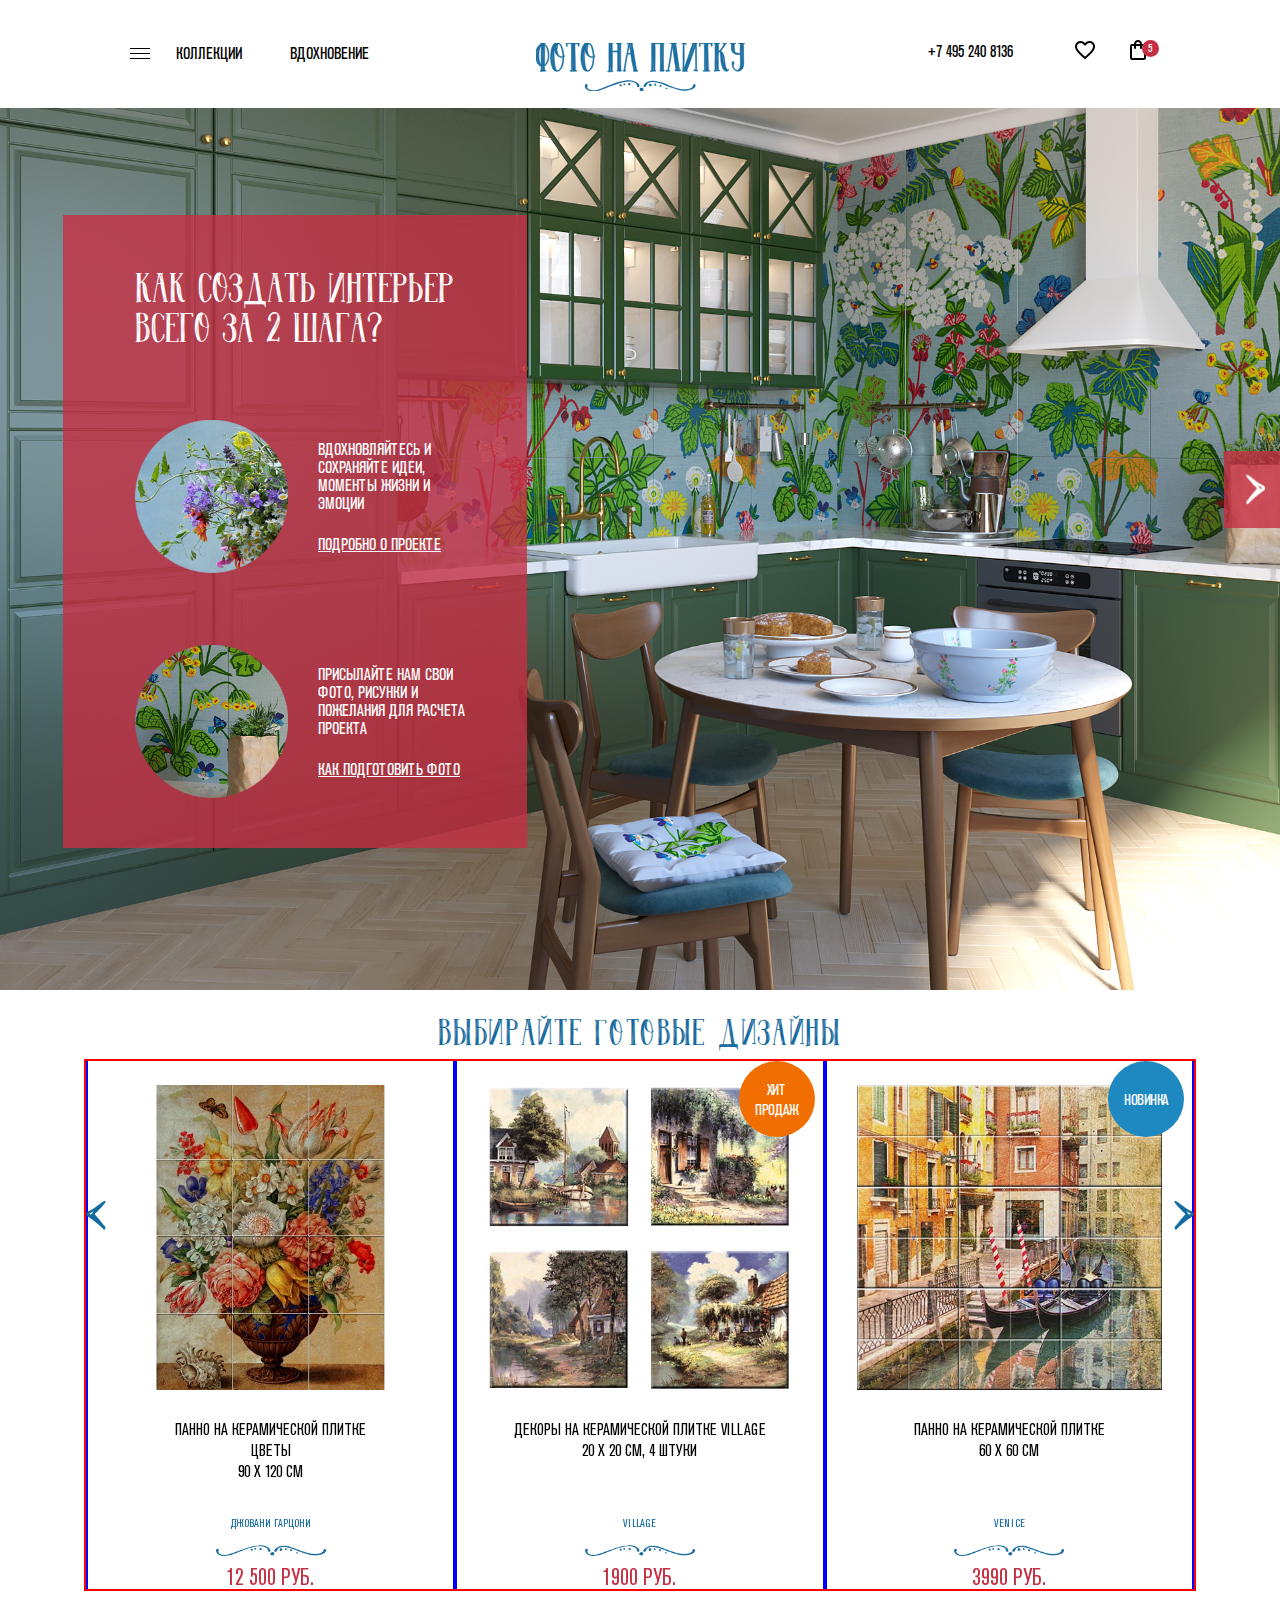
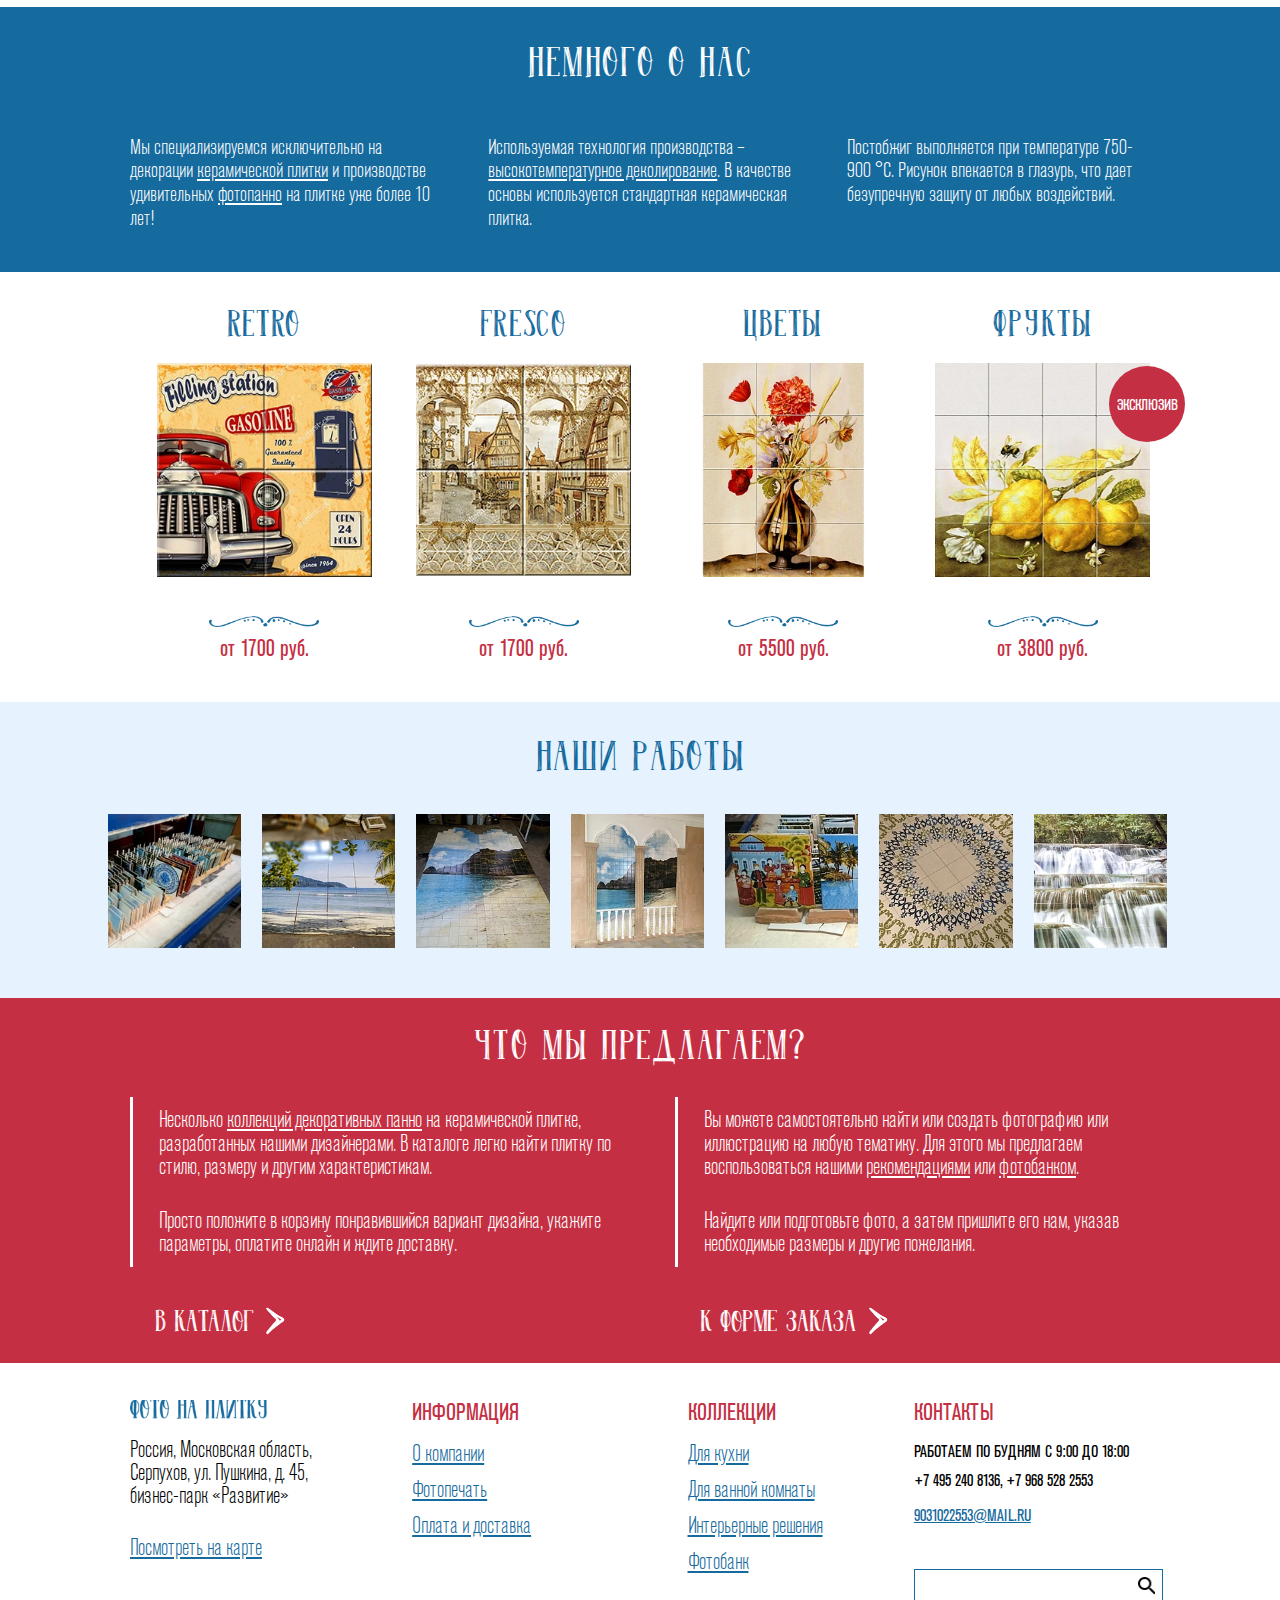
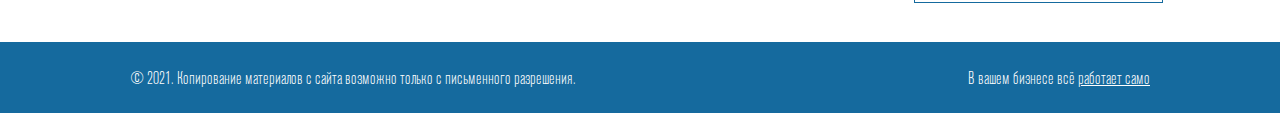
<file: index.html>
<!DOCTYPE html>
<html class="page" lang="ru">
<head>
  <meta charset="utf-8">
  <meta name="viewport" content="width=device-width,initial-scale=1">
  <meta name="format-detection" content="telephone=no">
  <title>Foto-na-plitku</title>
  <link rel="preload" href="/fonts/AkzidenzGroteskPro-Cn.woff2" as="font" crossorigin>
  <link rel="preload" href="/fonts/Lady Marmalade.woff2" as="font" crossorigin>
  <link rel="icon" href="favicon.ico">
  <link rel="icon" href="favicon/icon.svg" type="image/svg+xml">
  <link rel="apple-touch-icon" href="favicon/180.png">
  <link rel="manifest" href="manifest.webmanifest">
  <link rel="stylesheet" href="css/style.min.css">
</head>
<body class="page__body">
  <header class="page-header">
    <div class="page-header__top navigation-top">
      <div class="navigation-top__wrap container">
        <ul class="top-list">
          <li>
            <a href="collection.html" title="">Коллекции</a>
          </li>
          <li>
            <a href="ideas.html" title="">Вдохновение</a>
          </li>
        </ul>
        <a class="navigation-top__logo logo">
          <img src="img/logo.svg" alt="логотип фото на плитку">
        </a>
        <div class="header-user">
          <a href="tel:+74952408136">+7 495 240 8136</a>
          <div class="header-user__list">
            <a class="header-user__heart" href="#">
              <img src="img/icon-heart-header.png" width="" height="" alt="избранные товары">
            </a>
            <a class="header-user__basket" href="basket.html">
              <img src="img/basket.png" width="" height="" alt="корзина товаров">
            <span>5</span>
            </a>
          </div>
        </div>
      </div>
      <nav class="main-nav main-nav--closed">
        <button class="main-nav__toggle" type="button" aria-label="Открыть/скрыть меню"></button>
        <ul class="main-nav__list container">
          <li>
            <a href="about.html">о компании</a>
            <ul class="nav-inner">
              <li>
                <a href="about.html">наше производство</a>
              </li>
              <li>
                <a href="#">обработка персональных данных</a>
              </li>
              <li>
                <a href="#">договор оферты</a>
              </li>
              <li>
                <a href="#">контакты</a>
              </li>
            </ul>
          </li>
          <li>
            <a href="form.html">фотопечать</a>
            <ul class="nav-inner">
              <li>
                <a href="#">технологии фотопечати</a>
              </li>
              <li>
                <a href="photo.html">подготовка фото для печати</a>
              </li>
              <li>
                <a href="#">цены на печати</a>
              </li>
            </ul>
          </li>
          <li>
            <a href="#">оплата и доставка</a>
            <ul class="nav-inner">
              <li>
                <a href="#">как купить?</a>
              </li>
              <li>
                <a href="#">способы доставки</a>
              </li>
            </ul>
          </li>
         </ul>
      </nav>
    </div>
  </header>
  <main class="page-main">
    <section class="slider-main">
      <h1 class="visually-hidden">Слайдер интерьеров</h1>
      <!-- Swiper -->
      <div class="slider-main__wrap swiper-container">
        <div class="slider-main__list swiper-wrapper">
          <div class="slider-main__item swiper-slide">
            <div class="slider-main__img">
              <img src="img/slider-main-01.jpg" alt="">
            </div>
            <section class="slider-main__card card-info card-info--red">
              <h2>Как создать интерьер всего за 2 шага?</h2>
              <div class="card-info__wrap">
                <div class="card-info__img">
                  <img src="img/slider-main-flower-1.png" alt="">
                </div>
                <div class="card-info__text">
                  <p>Вдохновляйтесь и сохраняйте идеи, моменты жизни и эмоции
                    <a href="#">Подробно о проекте</a>
                  </p>
                </div>
              </div>
              <div class="card-info__wrap">
                <div class="card-info__img">
                  <img src="img/slider-main-flower-2.png" alt="">
                </div>
                <div class="card-info__text">
                  <p>Присылайте нам свои фото, рисунки и пожелания для расчета проекта
                    <a href="#">Как подготовить фото</a>
                  </p>
                </div>
              </div>
            </section>
          </div>
          <div class="slider-main__item swiper-slide">
            <div class="slider-main__img">
              <img src="img/slider-main-02.jpg" alt="">
            </div>
            <section class="slider-main__card card-info card-info--blue">
              <h2>Как создать интерьер всего за 2 шага?</h2>
              <div class="card-info__wrap">
                <div class="card-info__img">
                  <img src="img/slider-main-flower-1.png" alt="">
                </div>
                <div class="card-info__text">
                  <p>Вдохновляйтесь и сохраняйте идеи, моменты жизни и эмоции
                    <a href="#">Подробно о проекте</a>
                  </p>
                </div>
              </div>
              <div class="card-info__wrap">
                <div class="card-info__img">
                  <img src="img/slider-main-flower-1.png" alt="">
                </div>
                <div class="card-info__text">
                  <p>Вдохновляйтесь и сохраняйте идеи, моменты жизни и эмоции
                    <a href="#">Подробно о проекте</a>
                  </p>
                </div>
              </div>
            </section>
          </div>
          <div class="slider-main__item swiper-slide">
            <div class="slider-main__img">
              <img src="img/slider-main-03.jpg" alt="">
            </div>
            <section class="slider-main__card card-info card-info--orange">
              <h2>Как создать интерьер всего за 2 шага?</h2>
              <div class="card-info__wrap">
                <div class="card-info__img">
                  <img src="img/slider-main-flower-1.png" alt="">
                </div>
                <div class="card-info__text">
                  <p>Вдохновляйтесь и сохраняйте идеи, моменты жизни и эмоции
                    <a href="#">Подробно о проекте</a>
                  </p>
                </div>
              </div>
              <div class="card-info__wrap">
                <div class="card-info__img">
                  <img src="img/slider-main-flower-1.png" alt="">
                </div>
                <div class="card-info__text">
                  <p>Вдохновляйтесь и сохраняйте идеи, моменты жизни и эмоции
                    <a href="#">Подробно о проекте</a>
                  </p>
                </div>
              </div>
            </section>
          </div>
        </div>
        <div class="swiper-pagination"></div>
          <div class="slider-main__toggle swiper-button-next"></div>
      </div>
    </section>
    <section class="gallery">
      <h3 class="gallery__title headline">Выбирайте готовые дизайны</h3>
        <div class="gallery-slider swiper-container">
          <div class="gallery-slider__list swiper-wrapper">
            <div class="gallery-slider__item swiper-slide active-slider">
                <a class="gallery-info gallery-info--index" href="goods-panno.html" title="">
                  <div class="gallery-info__img">
                    <picture>
                      <source srcset="img/gallery-slider-01.webp" type="image/webp">
                        <img src="img/gallery-slider-01.jpg" alt="">
                    </picture>
                  </div>
                  <div class="gallery-info__desc">
                    <p class="gallery-info__name">Панно на керамической плитке<br> цветы<br>
                    90 x 120 см</p>
                    <span>Джовани Гарцони</span>
                    <p class="gallery-info__price price">12 500 руб.</p>
                  </div>
                </a>

                <!--
                <span class="msfavorites-text-add">сердце пустое</span>
                <span class="msfavorites-text-remove">сердце красное</span>
                -->

            </div>
            <div class="gallery-slider__item swiper-slide card card--hit">
                <a class="gallery-info gallery-info--index" href="#" title="">
                  <div class="gallery-info__img">
                    <picture>
                      <source srcset="img/gallery-slider-02.webp" type="image/webp">
                        <img src="img/gallery-slider-02.jpg" alt="">
                    </picture>
                  </div>
                  <div class="gallery-info__desc">
                    <p class="gallery-info__name">Декоры на керамической плитке village<br>
                    20 x 20 см, 4 штуки</p>
                    <span>village</span>
                    <p class="gallery-info__price price">1900 руб.</p>
                  </div>
                </a>

                <!--
                <span class="msfavorites-text-add">сердце пустое</span>
                <span class="msfavorites-text-remove">сердце красное</span>
                -->

            </div>
            <div class="gallery-slider__item swiper-slide card card--new">
                <a class="gallery-info gallery-info--index" href="#" title="">
                  <div class="gallery-info__img">
                    <picture>
                      <source srcset="img/gallery-slider-03.webp" type="image/webp">
                        <img src="img/gallery-slider-03.jpg" alt="">
                    </picture>
                  </div>
                  <div class="gallery-info__desc">
                    <p class="gallery-info__name">Панно на керамической плитке<br>
                    60 x 60 см</p>
                    <span>venice</span>
                    <p class="gallery-info__price price">3990 руб.</p>
                  </div>
                </a>

                 <!--
                <span class="msfavorites-text-add">сердце пустое</span>
                <span class="msfavorites-text-remove">сердце красное</span>
                -->

            </div>
            <div class="gallery-slider__item swiper-slide">
                <a class="gallery-info gallery-info--index" href="#" title="">
                  <div class="gallery-info__img">
                    <picture>
                      <source srcset="img/gallery-slider-01.webp" type="image/webp">
                        <img src="img/gallery-slider-01.jpg" alt="">
                    </picture>
                  </div>
                  <div class="gallery-info__desc">
                    <p class="gallery-info__name">Панно на керамической плитке<br> цветы<br>
                    90 x 120 см</p>
                    <span>Джовани Гарцони</span>
                    <p class="gallery-info__price price">12 500 руб.</p>
                  </div>
                </a>

                 <!--
                <span class="msfavorites-text-add">сердце пустое</span>
                <span class="msfavorites-text-remove">сердце красное</span>
                -->

            </div>
            <div class="gallery-slider__item swiper-slide">
                <a class="gallery-info gallery-info--index" href="#" title="">
                  <div class="gallery-info__img">
                    <picture>
                      <source srcset="img/gallery-slider-02.webp" type="image/webp">
                        <img src="img/gallery-slider-02.jpg" alt="">
                    </picture>
                  </div>
                  <div class="gallery-info__desc">
                    <p class="gallery-info__name">Декоры на керамической плитке village<br>
                    20 x 20 см, 4 штуки</p>
                    <span>village</span>
                    <p class="gallery-info__price price">1900 руб.</p>
                  </div>
                </a>

                 <!--
                <span class="msfavorites-text-add">сердце пустое</span>
                <span class="msfavorites-text-remove">сердце красное</span>
                -->

            </div>
            <div class="gallery-slider__item swiper-slide">
                <a class="gallery-info gallery-info--index" href="#" title="">
                  <div class="gallery-info__img">
                    <picture>
                      <source srcset="img/gallery-slider-03.webp" type="image/webp">
                        <img src="img/gallery-slider-03.jpg" alt="">
                    </picture>
                  </div>
                  <div class="gallery-info__desc">
                    <p class="gallery-info__name">Панно на керамической плитке<br>
                    60 x 60 см</p>
                    <span>venice</span>
                    <p class="gallery-info__price price">3990 руб.</p>
                  </div>
                </a>

                <!--
                <span class="msfavorites-text-add">сердце пустое</span>
                <span class="msfavorites-text-remove">сердце красное</span>
                -->

            </div>
          </div>
          <div class="swiper-pagination"></div>
          <div class="gallery-slider__toggle gallery-slider__toggle--next swiper-button-next"></div>
          <div class="gallery-slider__toggle gallery-slider__toggle--prev swiper-button-prev"></div>
        </div>
      </section>
      <div class="back-wrapper back-wrapper--about">
        <section class="about-us container">
          <h2 class="headline">Немного о нас</h2>
          <ul class="about-us__list">
            <li>Мы специализируемся исключительно на декорации <a href="#" title="">керамической плитки</a> и производстве удивительных <a href="#" title="">фотопанно</a> на плитке уже более 10 лет!</li>
            <li>Используемая технология производства – <a href="#" title="">высокотемпературное деколирование</a>. В качестве основы используется стандартная керамическая плитка.</li>
            <li>Постобжиг выполняется при температуре 750-900 °С. Рисунок впекается в глазурь, что дает безупречную защиту от любых воздействий.</li>
          </ul>
        </section>
      </div>
      <section class="gallery-goods container">
        <h2 class="visually-hidden">Галерея продукции</h2>
        <ul class="gallery-goods__list gallery-cards">
          <li class="gallery-cards__item">
            <a href="#" title="">
              <h3 class="headline">Retro</h3>
              <picture>
                  <source srcset="img/gallery-goods-01.webp" type="image/webp">
                    <img src="img/gallery-goods-01.jpg" alt="">
                </picture>
                <p class="price">от 1700 руб.</p>
            </a>
          </li>
          <li class="gallery-cards__item">
            <a href="#" title="">
              <h3 class="headline">Fresco</h3>
                <picture>
                  <source srcset="img/gallery-goods-02.webp" type="image/webp">
                    <img src="img/gallery-goods-02.jpg" alt="">
                </picture>
                <p class="price">от 1700 руб.</p>
            </a>
          </li>
          <li class="gallery-cards__item">
            <a href="#" title="">
              <h3 class="headline">Цветы</h3>
                <picture>
                  <source srcset="img/gallery-goods-03.webp" type="image/webp">
                    <img src="img/gallery-goods-03.jpg" alt="">
                </picture>
                <p class="price">от 5500 руб.</p>
            </a>
          </li>
          <li class="gallery-cards__item card card--exclusive">
            <a href="#" title="">
              <h3 class="headline">Фрукты</h3>
                <picture>
                  <source srcset="img/gallery-goods-04.webp" type="image/webp">
                    <img src="img/gallery-goods-04.jpg" alt="">
                </picture>
                <p class="price">от 3800 руб.</p>
            </a>
          </li>
        </ul>
      </section>
      <div class="back-wrapper back-wrapper--works">
        <section class="our-works wrapper">
          <h2 class="headline">Наши работы</h2>
          <ul class="our-works__list">
            <li>
              <picture>
                <source srcset="img/works-img-01.webp" type="image/webp">
                  <img src="img/works-img-01.jpg" alt="">
              </picture>
            </li>
            <li>
              <picture>
                <source srcset="img/works-img-02.webp" type="image/webp">
                  <img src="img/works-img-02.jpg" alt="">
              </picture>
            </li>
            <li>
              <picture>
                <source srcset="img/works-img-03.webp" type="image/webp">
                  <img src="img/works-img-03.jpg" alt="">
              </picture>
            </li>
            <li>
              <picture>
                <source srcset="img/works-img-04.webp" type="image/webp">
                  <img src="img/works-img-04.jpg" alt="">
              </picture>
            </li>
            <li>
              <picture>
                <source srcset="img/works-img-05.webp" type="image/webp">
                  <img src="img/works-img-05.jpg" alt="">
              </picture>
            </li>
            <li>
              <picture>
                <source srcset="img/works-img-06.webp" type="image/webp">
                  <img src="img/works-img-06.jpg" alt="">
              </picture>
            </li>
            <li>
              <picture>
                <source srcset="img/works-img-07.webp" type="image/webp">
                  <img src="img/works-img-07.jpg" alt="">
              </picture>
            </li>
          </ul>
        </section>
      </div>
      <div class="back-wrapper back-wrapper--offer">
        <section class="offers container">
          <h2 class="headline">Что мы предлагаем?</h2>
          <article class="offers__list">
            <div class="offers__item">
              <div>
                <p>Несколько <a href="#" title="">коллекций декоративных панно</a> на керамической плитке, разработанных нашими дизайнерами. В каталоге легко найти плитку по стилю, размеру и другим характеристикам.</p>
                <p>Просто положите в корзину понравившийся вариант дизайна, укажите параметры, оплатите онлайн и ждите доставку.</p>
              </div>
              <a class="offers__link" href="#" title="">В каталог</a>
            </div>
            <div class="offers__item">
              <div>
                <p>Вы можете самостоятельно найти или создать фотографию или иллюстрацию на любую тематику. Для этого мы предлагаем воспользоваться нашими <a href="#" title="">рекомендациями</a> или <a href="#" title="">фотобанком</a>.</p>
                <p>Найдите или подготовьте фото, а затем пришлите его нам, указав необходимые размеры и другие пожелания.</p>
              </div>
              <a class="offers__link" href="#" title="">К форме заказа</a>
            </div>
          </article>
        </section>
      </div>
  </main>
  <footer class="page-footer">
    <div class="nav-footer container">
      <article class="nav-footer__item text-site">
        <a class="nav-footer__logo" href="index.html">
          <img src="img/logo-footer.png" alt="логотип компании">
        </a>
        <p>Россия, Московская область, Серпухов, ул. Пушкина, д. 45, бизнес-парк «Развитие»</p>
        <a class="nav-footer__map" href="#">Посмотреть на карте</a>
      </article>
      <article class="nav-footer__item text-site">
        <h4 class="nav-footer__title">Информация</h4>
        <ul class="nav-footer__info breadcrumb">
          <li>
            <a href="about.html" title="">О компании</a>
          </li>
          <li>
            <a href="about.html" title="">Фотопечать</a>
          </li>
          <li>
            <a href="about.html" title="">Оплата и доставка</a>
          </li>
        </ul>
      </article>
     <article class="nav-footer__item text-site">
        <h4 class="nav-footer__title">Коллекции</h4>
        <ul class="nav-footer__info breadcrumb">
          <li>
            <a href="about.html" title="">Для кухни</a>
          </li>
          <li>
            <a href="about.html" title="">Для ванной комнаты</a>
          </li>
          <li>
            <a href="about.html" title="">Интерьерные решения</a>
          </li>
          <li>
            <a href="about.html" title="">Фотобанк</a>
          </li>
        </ul>
      </article>
     <article class="nav-footer__item nav-footer__item--contact text-site">
        <h4 class="nav-footer__title">Контакты</h4>
          <p>Работаем по будням с 9:00 до 18:00</p>
          <a class="nav-footer__tel" href="tel:+74952408136">+7 495 240 8136,</a>
          <a class="nav-footer__tel" href="tel:+79685282553">+7 968 528 2553</a>
          <a class="nav-footer__mail" href="#">9031022553@mail.ru</a>
          <form class="nav-footer__form form-search" action="" method="get">
            <label class="visually-hidden" for="search-form-input">Поле поиска</label>
            <input type="search" placeholder="Поиск по сайту" id="search-form-input" required="">
            <button type="submit" class="form-search__btn" aria-label="Найти"></button>
          </form>
        </article>
      </div>
      <div class="back-wrapper back-wrapper--footer">
        <div class="copyright text-site container">
          <p>© 2021. Копирование материалов с сайта возможно только с письменного разрешения.</p>
          <p>В вашем бизнесе всё
            <a class="copyright__link" href="#">работает само</a>
          </p>
        </div>
      </div>
  </footer>
  <script src="js/swiper.min.js"></script>
  <script src="js/swiper-bundle.min.js"></script>
  <script src="js/script-slider.min.js"></script>
  <script src="js/script.min.js"></script>
</body>
</html>
</file>
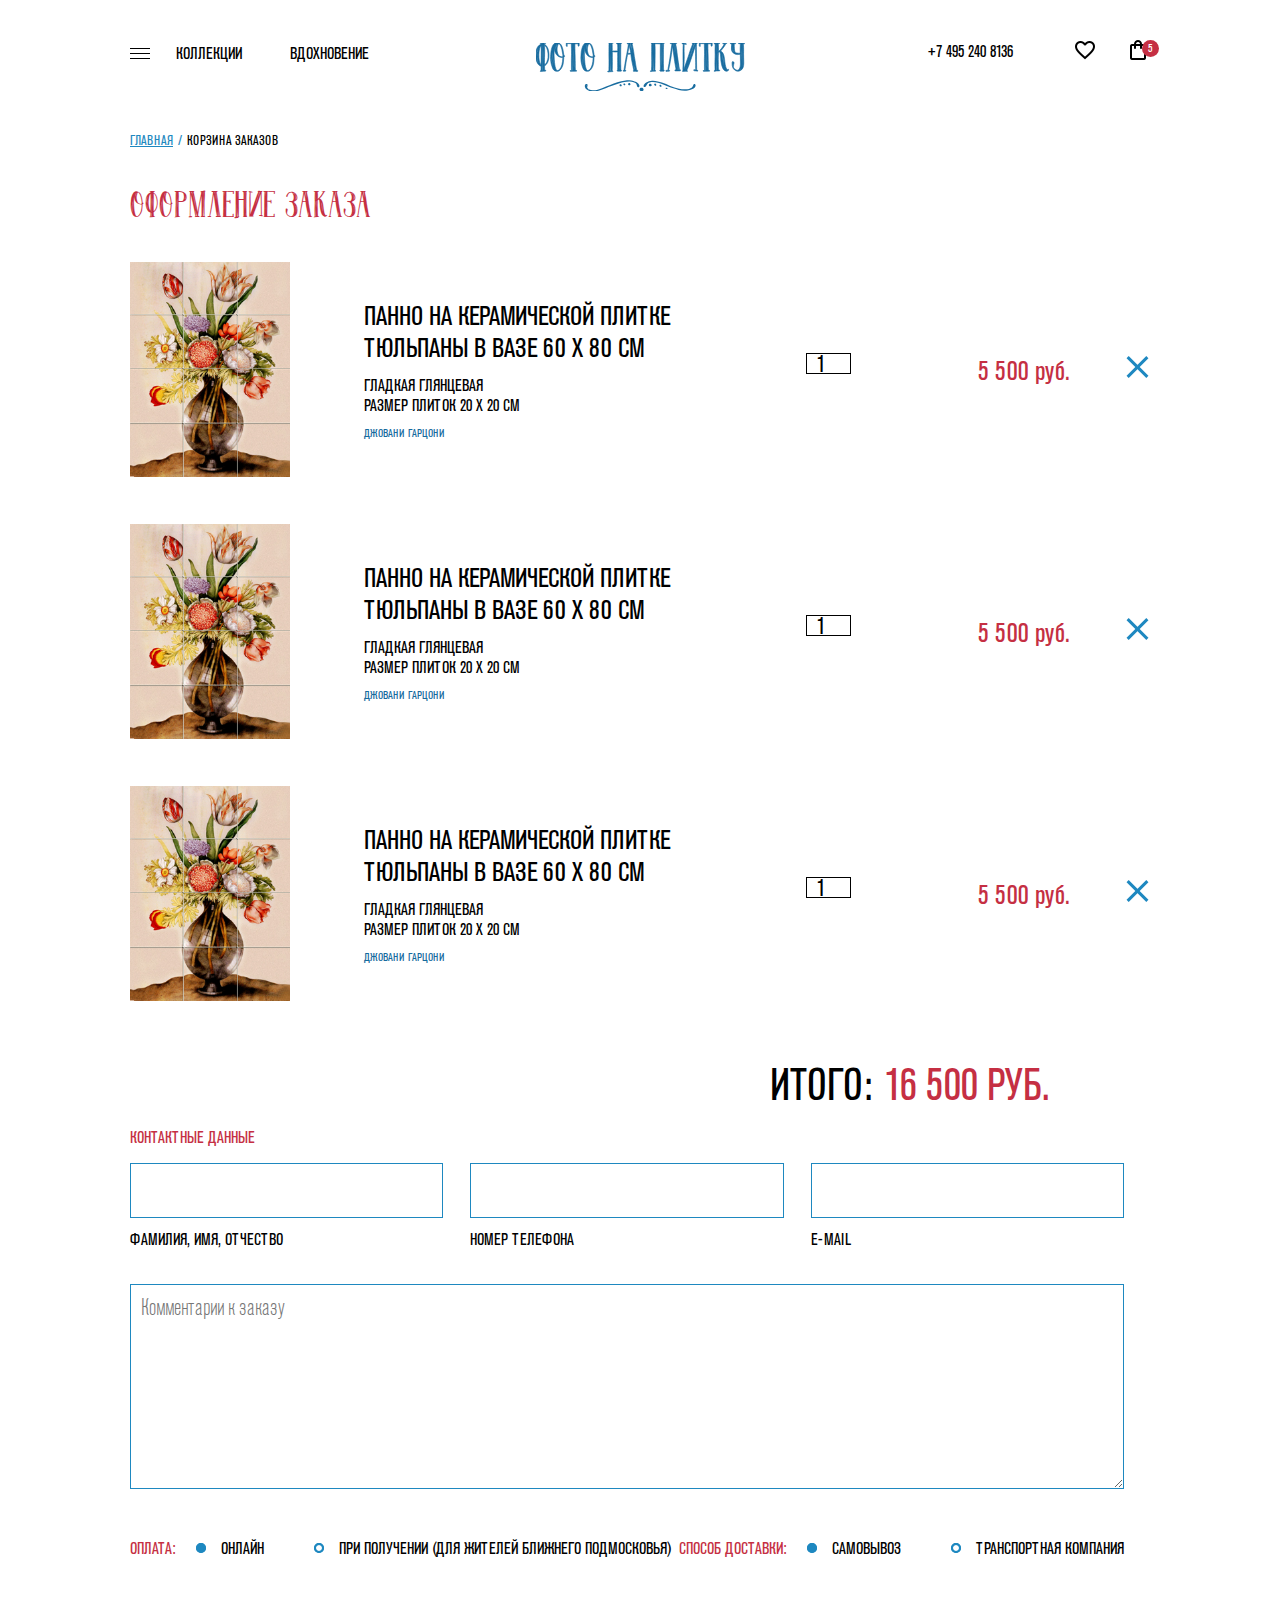
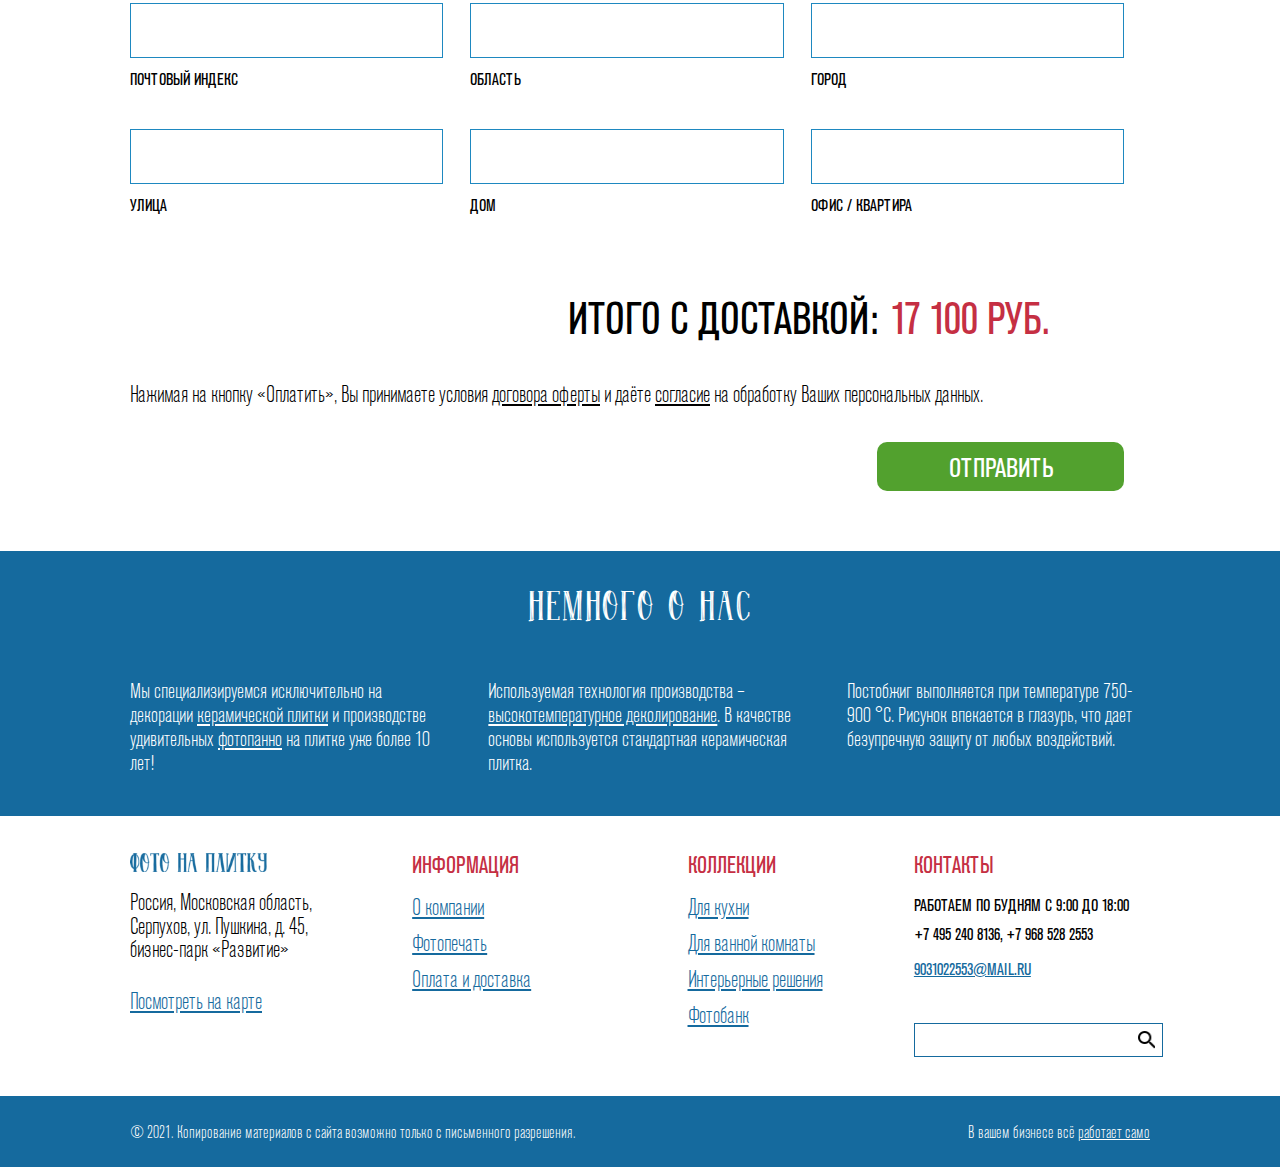
<file: basket.html>
<!DOCTYPE html>
<html class="page" lang="ru">
<head>
  <meta charset="utf-8">
  <meta name="viewport" content="width=device-width,initial-scale=1">
  <meta name="format-detection" content="telephone=no">
  <title>Foto-na-plitku</title>
  <link rel="preload" href="/fonts/AkzidenzGroteskPro-Cn.woff2" as="font" crossorigin>
  <link rel="preload" href="/fonts/Lady Marmalade.woff2" as="font" crossorigin>
  <link rel="icon" href="favicon.ico">
  <link rel="icon" href="favicon/icon.svg" type="image/svg+xml">
  <link rel="apple-touch-icon" href="favicon/180.png">
  <link rel="manifest" href="manifest.webmanifest">
  <link rel="stylesheet" href="css/style.min.css">
</head>
<body class="page__body">
  <header class="page-header">
    <div class="page-header__top navigation-top">
      <div class="navigation-top__wrap container">
        <ul class="top-list">
          <li>
            <a href="collection.html" title="">Коллекции</a>
          </li>
          <li>
            <a href="#" title="">Вдохновение</a>
          </li>
        </ul>
        <a class="navigation-top__logo logo" href="index.html" title="">
          <img src="img/logo.svg" alt="логотип фото на плитку">
        </a>
        <div class="header-user">
          <a href="tel:+74952408136">+7 495 240 8136</a>
          <div class="header-user__list">
            <a class="header-user__heart" href="#">
              <img src="img/icon-heart-header.png" width="" height="" alt="избранные товары">
            </a>
            <a class="header-user__basket" href="basket.html">
              <img src="img/basket.png" width="" height="" alt="корзина товаров">
              <span>5</span>
            </a>
          </div>
        </div>
      </div>
      <nav class="main-nav main-nav--closed">
        <button class="main-nav__toggle" type="button" aria-label="Открыть/скрыть меню"></button>
        <ul class="main-nav__list container">
          <li>
            <a href="about.html">о компании</a>
            <ul class="nav-inner">
              <li>
                <a href="#">наше производство</a>
              </li>
              <li>
                <a href="#">обработка персональных данных</a>
              </li>
              <li>
                <a href="#">договор оферты</a>
              </li>
              <li>
                <a href="#">контакты</a>
              </li>
            </ul>
          </li>
          <li>
            <a href="form.html">фотопечать</a>
            <ul class="nav-inner">
              <li>
                <a href="#">технологии фотопечати</a>
              </li>
              <li>
                <a href="photo.html">подготовка фото для печати</a>
              </li>
              <li>
                <a href="#">цены на печати</a>
              </li>
            </ul>
          </li>
          <li>
            <a href="#">оплата и доставка</a>
            <ul class="nav-inner">
              <li>
                <a href="#">как купить?</a>
              </li>
              <li>
                <a href="#">способы доставки</a>
              </li>
            </ul>
          </li>
        </ul>
      </nav>
    </div>
  </header>
  <main class="page-main page-main--inner">
    <div class="container">
      <ul class="crumbs breadcrumb">
        <li class="crumb-item">
          <a href="index.html">Главная</a>/
        </li>
        <li class="crumb-item crumb-item--current">Корзина заказов
        </li>
      </ul>
      <section class="product-order">
        <h1>Оформление заказа</h1>
        <div class="product-order__wrap">
          <article class="product-order__list">
              <div class="product-order__item">
                <a href="#" title="">
                  <div class="product-order__img">
                    <img src="img/img-basket-01.jpg" alt="">
                  </div>
                <div class="product-order__info">
                  <p class="product-order__name">Панно на керамической плитке<br> тюльпаны в вазе 60 Х 80 см</p>
                  <p class="product-order__type">Гладкая глянцевая<br> размер плиток 20 х 20 см</p>
                  <span>Джовани Гарцони</span>
                </div>
                </a>
              </div>
              <div class="product-order__together">
              <div class="product-order__count">
                <input type="number" name="count" value="1" min="1" placeholder="">
              </div>
                <p class="product-order__price">5 500 руб.</p>
                <button class="product-order__close btn-close" type="submit" name="ms2_action" value="cart/remove" aria-label="Закрыть">
                <span aria-hidden="true">&times;</span>
                </button>
            </div>
          </article>
          <article class="product-order__list">
              <div class="product-order__item">
                <a href="#" title="">
                  <div class="product-order__img">
                    <img src="img/img-basket-01.jpg" alt="">
                  </div>
                <div class="product-order__info">
                  <p class="product-order__name">Панно на керамической плитке<br> тюльпаны в вазе 60 Х 80 см</p>
                  <p class="product-order__type">Гладкая глянцевая<br> размер плиток 20 х 20 см</p>
                  <span>Джовани Гарцони</span>
                </div>
                </a>
              </div>
              <div class="product-order__together">
              <div class="product-order__count">
                <input type="number" name="count" value="1" min="1" placeholder="">
              </div>
                <p class="product-order__price">5 500 руб.</p>
                <button class="product-order__close btn-close" type="submit" name="ms2_action" value="cart/remove" aria-label="Закрыть">
                <span aria-hidden="true">&times;</span>
                </button>
            </div>
          </article>
          <article class="product-order__list">
              <div class="product-order__item">
                <a href="#" title="">
                  <div class="product-order__img">
                    <img src="img/img-basket-01.jpg" alt="">
                  </div>
                <div class="product-order__info">
                  <p class="product-order__name">Панно на керамической плитке<br> тюльпаны в вазе 60 Х 80 см</p>
                  <p class="product-order__type">Гладкая глянцевая<br> размер плиток 20 х 20 см</p>
                  <span>Джовани Гарцони</span>
                </div>
                </a>
              </div>
              <div class="product-order__together">
              <div class="product-order__count">
                <input type="number" name="count" value="1" min="1" placeholder="">
              </div>
                <p class="product-order__price">5 500 руб.</p>
                <button class="product-order__close btn-close" type="submit" name="ms2_action" value="cart/remove" aria-label="Закрыть">
                <span aria-hidden="true">&times;</span>
                </button>
            </div>
          </article>
        </div>
        <p class="product-order__sum sum-order">Итого: <span>16 500 руб.</span></p>
      <section class="form-order">
        <h4 class="visually-hidden">Форма заказа для заполнения пользователем</h4>
        <form class="form-order__wrapp form" action="#" method="post">
          <div class="form-order__list field-item">
          <fieldset class="field-item__section field-item__section--user">
            <legend>Контактные данные</legend>
            <div class="field-item__wrap">
            <div>
              <label for="username">фамилия, имя, отчество</label>
              <input type="text" id="username" name="username" value="" required>
            </div>
            <div class="field-item">
              <label for="usertel">Номер телефона</label>
              <input type="tel" id="usertel" name="usertel" value="" required>
            </div>
            <div class="field-item">
              <label for="usermail">E-mail</label>
              <input type="email" id="usermail" name="usermail" value="" required>
            </div>
          </div>
          </fieldset>
          <fieldset class="field-item__section field-item__section--write">
            <textarea name="text" placeholder="Комментарии к заказу"></textarea>
          </fieldset>
          <div class="field-item__frame">
          <fieldset class="field-item__section">
            <p class="field-item__subtitle">Оплата:</p>
              <ul class="field-item__list">
                <li class="field-item__item">
                  <input class="visually-hidden" type="radio" name="pay" value="online" id="filter-online" checked="checked">
                  <label for="filter-online">онлайн</label>
                </li>
                <li class="field-item__item">
                  <input class="visually-hidden" type="radio" name="pay" value="receive" id="filter-receive">
                  <label for="filter-receive">при получении (для жителей ближнего подмосковья)</label>
                </li>
              </ul>
          </fieldset>
         <fieldset class="field-item__section">
            <p class="field-item__subtitle">Способ доставки:</p>
              <ul class="field-item__list">
                <li class="field-item__item">
                  <input class="visually-hidden" type="radio" name="delivery" value="pickup" id="filter-pickup" checked="checked">
                  <label for="filter-pickup">самовывоз</label>
                </li>
                <li class="field-item__item">
                  <input class="visually-hidden" type="radio" name="delivery" value="transport" id="filter-transport">
                  <label for="filter-transport">транспортная компания</label>
                </li>
              </ul>
          </fieldset>
        </div>
          <fieldset class="field-item__section field-item__section--adress">
            <legend class="visually-hidden">Адрес</legend>
            <div class="field-item__wrap">
            <div>
              <label for="usercode">почтовый индекс</label>
              <input type="text" id="usercode" name="usercode" value="" required>
            </div>
            <div class="field-item">
              <label for="region">область</label>
              <input type="text" id="region" name="region" value="" required>
            </div>
            <div class="field-item">
              <label for="town">город</label>
              <input type="text" id="town" name="town" value="" required>
            </div>
            <div>
              <label for="street">улица</label>
              <input type="text" id="street" name="street" value="" required>
            </div>
            <div class="field-item">
              <label for="house">дом</label>
              <input type="text" id="house" name="house" value="" required>
            </div>
            <div class="field-item">
              <label for="office">офис / квартира</label>
              <input type="text" id="office" name="office" value="" required>
            </div>
            </div>
          </fieldset>
          </div>
        </form>
      </section>
      <p class="product-order__sum sum-order">Итого с доставкой: <span>17 100 руб.</span></p>
      <p class="product-order__notice">Нажимая на кнопку «Оплатить», Вы принимаете условия <a href="#" title="">договора оферты</a> и даёте <a href="#" title="">согласие</a> на обработку Ваших персональных данных.</p>
      <input class="product-order__btn button" type="submit" value="отправить">
    </section>
    </div>
      <div class="back-wrapper back-wrapper--about">
        <section class="about-us container">
          <h2 class="headline">Немного о нас</h2>
          <ul class="about-us__list">
            <li>Мы специализируемся исключительно на декорации <a href="#" title="">керамической плитки</a> и производстве удивительных <a href="#" title="">фотопанно</a> на плитке уже более 10 лет!</li>
            <li>Используемая технология производства – <a href="#" title="">высокотемпературное деколирование</a>. В качестве основы используется стандартная керамическая плитка.</li>
            <li>Постобжиг выполняется при температуре 750-900 °С. Рисунок впекается в глазурь, что дает безупречную защиту от любых воздействий.</li>
          </ul>
        </section>
      </div>
  </main>
  <footer class="page-footer">
        <div class="nav-footer container">
          <article class="nav-footer__item text-site">
            <a class="nav-footer__logo" href="index.html">
              <img src="img/logo-footer.png" alt="логотип компании">
            </a>
            <p>Россия, Московская область, Серпухов, ул. Пушкина, д. 45, бизнес-парк «Развитие»</p>
            <a class="nav-footer__map" href="#">Посмотреть на карте</a>
          </article>
          <article class="nav-footer__item text-site">
            <h4 class="nav-footer__title">Информация</h4>
            <ul class="nav-footer__info breadcrumb">
              <li>
                <a href="about.html" title="">О компании</a>
              </li>
              <li>
                <a href="about.html" title="">Фотопечать</a>
              </li>
              <li>
                <a href="about.html" title="">Оплата и доставка</a>
              </li>
            </ul>
          </article>
          <article class="nav-footer__item text-site">
            <h4 class="nav-footer__title">Коллекции</h4>
            <ul class="nav-footer__info breadcrumb">
              <li>
                <a href="about.html" title="">Для кухни</a>
              </li>
              <li>
                <a href="about.html" title="">Для ванной комнаты</a>
              </li>
              <li>
                <a href="about.html" title="">Интерьерные решения</a>
              </li>
              <li>
                <a href="about.html" title="">Фотобанк</a>
              </li>
            </ul>
          </article>
          <article class="nav-footer__item nav-footer__item--contact text-site">
            <h4 class="nav-footer__title">Контакты</h4>
            <p>Работаем по будням с 9:00 до 18:00</p>
            <a class="nav-footer__tel" href="tel:+74952408136">+7 495 240 8136,</a>
            <a class="nav-footer__tel" href="tel:+79685282553">+7 968 528 2553</a>
            <a class="nav-footer__mail" href="#">9031022553@mail.ru</a>
            <form class="nav-footer__form form-search" action="" method="get">
              <label class="visually-hidden" for="search-form-input">Поле поиска</label>
              <input type="search" placeholder="Поиск по сайту" id="search-form-input" required="">
              <button type="submit" class="form-search__btn" aria-label="Найти"></button>
            </form>
          </article>
        </div>
        <div class="back-wrapper back-wrapper--footer">
          <div class="copyright text-site container">
            <p>© 2021. Копирование материалов с сайта возможно только с письменного разрешения.</p>
            <p>В вашем бизнесе всё
              <a class="copyright__link" href="#">работает само</a>
            </p>
          </div>
        </div>
      </footer>
      <script src="js/swiper.min.js"></script>
      <script src="js/swiper-bundle.min.js"></script>
      <script src="js/script-slider.min.js"></script>
      <script src="js/script.min.js"></script>
    </body>
    </html>
</file>
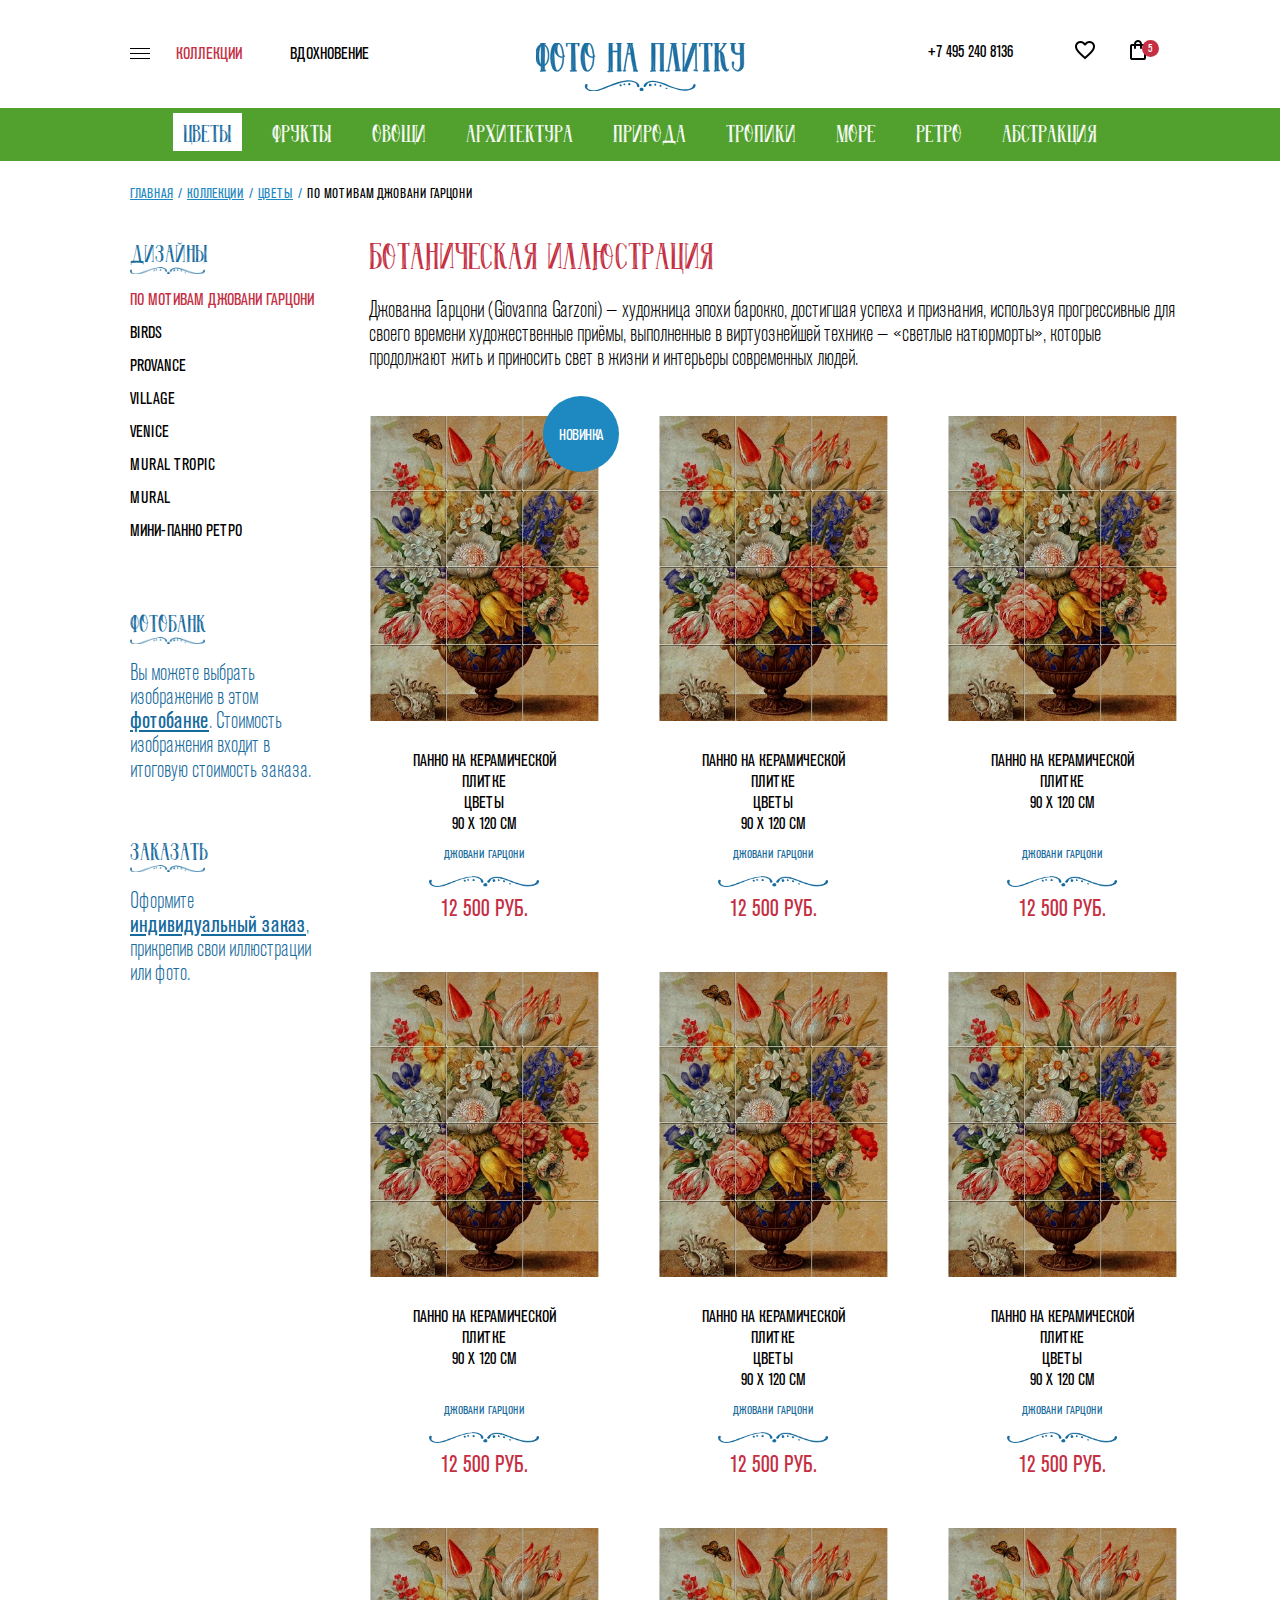
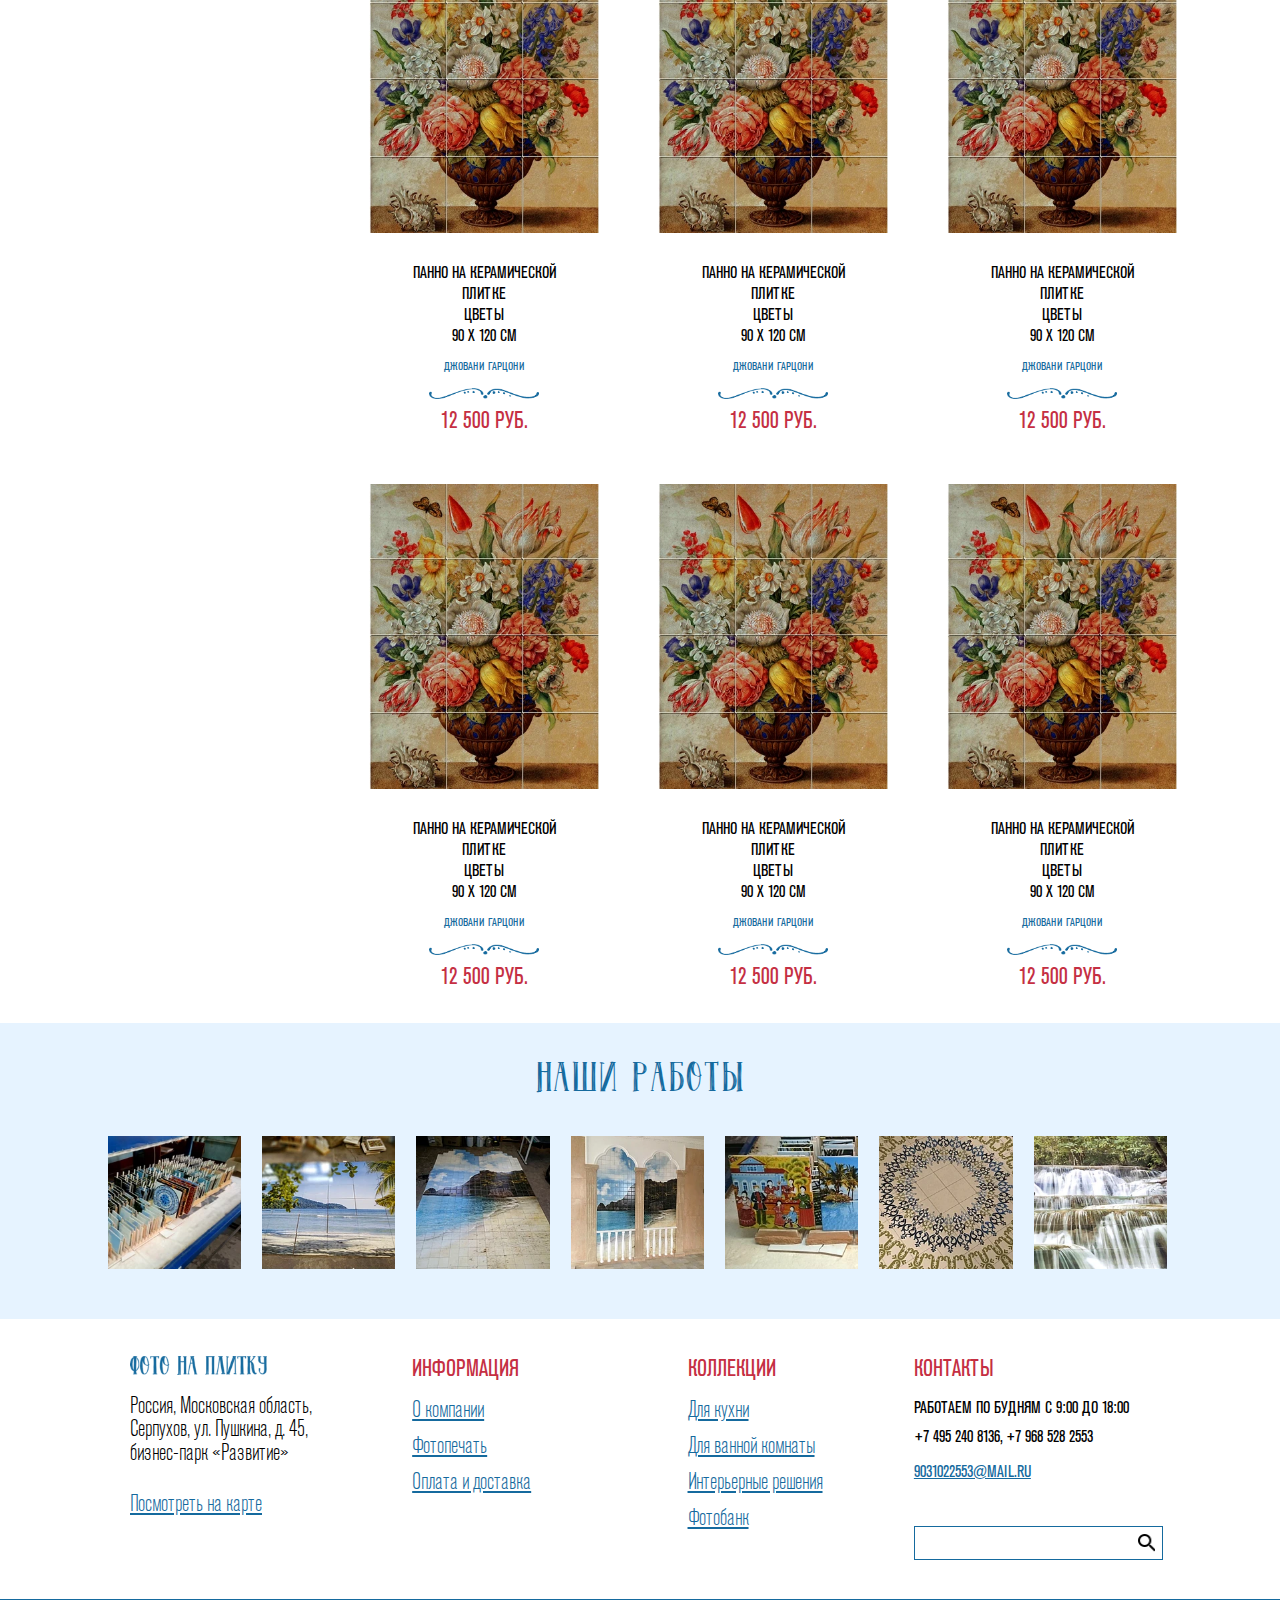
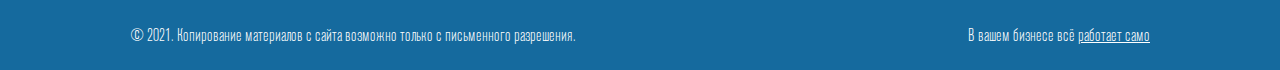
<file: collection.html>
<!DOCTYPE html>
<html class="page" lang="ru">
<head>
  <meta charset="utf-8">
  <meta name="viewport" content="width=device-width,initial-scale=1">
  <meta name="format-detection" content="telephone=no">
  <title>Foto-na-plitku</title>
  <link rel="preload" href="/fonts/AkzidenzGroteskPro-Cn.woff2" as="font" crossorigin>
  <link rel="preload" href="/fonts/Lady Marmalade.woff2" as="font" crossorigin>
  <link rel="icon" href="favicon.ico">
  <link rel="icon" href="favicon/icon.svg" type="image/svg+xml">
  <link rel="apple-touch-icon" href="favicon/180.png">
  <link rel="manifest" href="manifest.webmanifest">
  <link rel="stylesheet" href="css/style.min.css">
</head>
<body class="page__body">
  <header class="page-header">
    <div class="page-header__top navigation-top">
      <div class="navigation-top__wrap container">
        <ul class="top-list">
          <li>
            <a class="top-list__link-active" href="goods-panno.html" title="">Коллекции</a>
          </li>
          <li>
            <a href="ideas.html" title="">Вдохновение</a>
          </li>
        </ul>
        <a class="navigation-top__logo logo" href="index.html" title="">
          <img src="img/logo.svg" alt="логотип фото на плитку">
        </a>
        <div class="header-user">
          <a href="tel:+74952408136">+7 495 240 8136</a>
          <div class="header-user__list">
            <a class="header-user__heart" href="#">
              <img src="img/icon-heart-header.png" width="" height="" alt="избранные товары">
            </a>
            <a class="header-user__basket" href="basket.html">
              <img src="img/basket.png" width="" height="" alt="корзина товаров">
              <span>5</span>
            </a>
          </div>
        </div>
      </div>
      <nav class="main-nav main-nav--closed">
        <button class="main-nav__toggle" type="button" aria-label="Открыть/скрыть меню"></button>
        <ul class="main-nav__list container">
          <li>
            <a href="about.html">о компании</a>
            <ul class="nav-inner">
              <li>
                <a href="about.html">наше производство</a>
              </li>
              <li>
                <a href="#">обработка персональных данных</a>
              </li>
              <li>
                <a href="#">договор оферты</a>
              </li>
              <li>
                <a href="#">контакты</a>
              </li>
            </ul>
          </li>
          <li>
            <a href="form.html">фотопечать</a>
            <ul class="nav-inner">
              <li>
                <a href="#">технологии фотопечати</a>
              </li>
              <li>
                <a href="photo.html">подготовка фото для печати</a>
              </li>
              <li>
                <a href="#">цены на печати</a>
              </li>
            </ul>
          </li>
          <li>
            <a href="#">оплата и доставка</a>
            <ul class="nav-inner">
              <li>
                <a href="#">как купить?</a>
              </li>
              <li>
                <a href="#">способы доставки</a>
              </li>
            </ul>
          </li>
        </ul>
      </nav>
    </div>
    <div class="navigation-slider container">
      <ul class="navigation-slider__list">
        <li>
          <a class="navigation-slider__link-active" href="#" title="">цветы</a>
        </li>
        <li>
          <a href="#" title="">фрукты</a>
        </li>
        <li>
          <a href="#" title="">овощи</a>
        </li>
        <li>
          <a href="#" title="">архитектура</a>
        </li>
        <li>
          <a href="#" title="">природа</a>
        </li>
        <li>
          <a href="#" title="">тропики</a>
        </li>
        <li>
          <a href="#" title="">море</a>
        </li>
        <li>
          <a href="#" title="">ретро</a>
        </li>
        <li>
          <a href="#" title="">абстракция</a>
        </li>
      </ul>
    </div>
  </header>
  <main class="page-main page-main--inner">
    <div class="container">
      <ul class="crumbs breadcrumb">
        <li class="crumb-item">
          <a href="index.html">Главная</a>/
        </li>
        <li class="crumb-item">
          <a href="collection.html">Коллекции</a>/
        </li>
        <li class="crumb-item">
          <a href="#">Цветы</a>/
        </li>
        <li class="crumb-item crumb-item--current">по мотивам джовани гарцони
        </li>
      </ul>
      <section class="collection-goods">
        <h1 class="visually-hidden">Коллекция товаров</h1>
        <nav class="nav-collection">
          <ul class="nav-collection__item">
            <li>
              <a class="nav-collection__title" href="#" title="">Дизайны</a>
              <ul class="sidebar-list">
                <li>
                  <a class="sidebar-list__link-active" href="#" title="">По мотивам джовани гарцони</a>
                </li>
                <li>
                  <a href="#" title="">Birds</a>
                </li>
                <li>
                  <a href="#" title="">Provance</a>
                </li>
                <li>
                  <a href="#" title="">Village</a>
                </li>
                <li>
                  <a href="#" title="">Venice</a>
                </li>
                <li>
                  <a href="#" title="">Mural tropic</a>
                </li>
                <li>
                  <a href="#" title="">Mural</a>
                </li>
                <li>
                  <a href="#" title="">Мини-панно ретро</a>
                </li>
              </ul>
            </li>
          </ul>
          <article class="nav-collection__item">
            <h3 class="nav-collection__title">Фотобанк</h3>
            <p>Вы можете выбрать изображение в этом <a href="#" title="">фотобанке</a>. Стоимость изображения входит в итоговую стоимость заказа.</p>
          </article>
          <article class="nav-collection__item">
            <h3 class="nav-collection__title">Заказать</h3>
            <p>Оформите <a href="#" title="">индивидуальный заказ</a>, прикрепив свои иллюстрации или фото.</p>
          </article>
        </nav>
        <section class="gallery-inner gallery-inner--coll">
          <h2>Ботаническая иллюстрация</h2>
          <p>Джованна Гарцони (Giovanna Garzoni) — художница эпохи барокко, достигшая успеха и признания, используя прогрессивные для своего времени художественные приёмы, выполненные в виртуознейшей технике — «светлые натюрморты», которые продолжают жить и приносить свет в жизни и интерьеры современных людей.</p>
          <ul class="gallery-inner__cards">
            <li class="card card--new">
              <a class="gallery-info gallery-info--coll" href="goods-panno.html" title="">
                <div class="gallery-info__img">
                  <picture>
                    <source srcset="img/gallery-slider-01.webp" type="image/webp">
                      <img src="img/gallery-slider-01.jpg" alt="">
                    </picture>
                  </div>
                  <div class="gallery-info__desc">
                    <p class="gallery-info__name">Панно на керамической плитке<br> цветы<br>
                    90 x 120 см</p>
                    <span>Джовани Гарцони</span>
                    <p class="gallery-info__price price">12 500 руб.</p>
                  </div>
                </a>
                <!--
                <span class="msfavorites-text-add">сердце пустое</span>
                <span class="msfavorites-text-remove">сердце красное</span>
                -->

              </li>
              <li>
                <a class="gallery-info gallery-info--coll" href="#" title="">
                  <div class="gallery-info__img">
                    <picture>
                      <source srcset="img/gallery-slider-01.webp" type="image/webp">
                        <img src="img/gallery-slider-01.jpg" alt="">
                      </picture>
                    </div>
                    <div class="gallery-info__desc">
                      <p class="gallery-info__name">Панно на керамической плитке<br> цветы<br>
                      90 x 120 см</p>
                      <span>Джовани Гарцони</span>
                      <p class="gallery-info__price price">12 500 руб.</p>
                    </div>
                  </a>
                <!--
                <span class="msfavorites-text-add">сердце пустое</span>
                <span class="msfavorites-text-remove">сердце красное</span>
                -->

                </li>
                <li>
                  <a class="gallery-info gallery-info--coll" href="#" title="">
                    <div class="gallery-info__img">
                      <picture>
                        <source srcset="img/gallery-slider-01.webp" type="image/webp">
                          <img src="img/gallery-slider-01.jpg" alt="">
                        </picture>
                      </div>
                      <div class="gallery-info__desc">
                        <p class="gallery-info__name">Панно на керамической плитке<br>
                        90 x 120 см</p>
                        <span>Джовани Гарцони</span>
                        <p class="gallery-info__price price">12 500 руб.</p>
                      </div>
                    </a>

                <!--
                <span class="msfavorites-text-add">сердце пустое</span>
                <span class="msfavorites-text-remove">сердце красное</span>
                -->

                  </li>
                  <li>
                    <a class="gallery-info gallery-info--coll" href="#" title="">
                      <div class="gallery-info__img">
                        <picture>
                          <source srcset="img/gallery-slider-01.webp" type="image/webp">
                            <img src="img/gallery-slider-01.jpg" alt="">
                          </picture>
                        </div>
                        <div class="gallery-info__desc">
                          <p class="gallery-info__name">Панно на керамической плитке<br>
                          90 x 120 см</p>
                          <span>Джовани Гарцони</span>
                          <p class="gallery-info__price price">12 500 руб.</p>
                        </div>
                      </a>
                <!--
                <span class="msfavorites-text-add">сердце пустое</span>
                <span class="msfavorites-text-remove">сердце красное</span>
                -->

                    </li>
                    <li>
                      <a class="gallery-info gallery-info--coll" href="#" title="">
                        <div class="gallery-info__img">
                          <picture>
                            <source srcset="img/gallery-slider-01.webp" type="image/webp">
                              <img src="img/gallery-slider-01.jpg" alt="">
                            </picture>
                          </div>
                          <div class="gallery-info__desc">
                            <p class="gallery-info__name">Панно на керамической плитке<br> цветы<br>
                            90 x 120 см</p>
                            <span>Джовани Гарцони</span>
                            <p class="gallery-info__price price">12 500 руб.</p>
                          </div>
                        </a>

                <!--
                <span class="msfavorites-text-add">сердце пустое</span>
                <span class="msfavorites-text-remove">сердце красное</span>
                -->

                      </li>
                      <li>
                        <a class="gallery-info gallery-info--coll" href="#" title="">
                          <div class="gallery-info__img">
                            <picture>
                              <source srcset="img/gallery-slider-01.webp" type="image/webp">
                                <img src="img/gallery-slider-01.jpg" alt="">
                              </picture>
                            </div>
                            <div class="gallery-info__desc">
                              <p class="gallery-info__name">Панно на керамической плитке<br> цветы<br>
                              90 x 120 см</p>
                              <span>Джовани Гарцони</span>
                              <p class="gallery-info__price price">12 500 руб.</p>
                            </div>
                          </a>

                <!--
                <span class="msfavorites-text-add">сердце пустое</span>
                <span class="msfavorites-text-remove">сердце красное</span>
                -->
                        </li>
                        <li>
                          <a class="gallery-info gallery-info--coll" href="#" title="">
                            <div class="gallery-info__img">
                              <picture>
                                <source srcset="img/gallery-slider-01.webp" type="image/webp">
                                  <img src="img/gallery-slider-01.jpg" alt="">
                                </picture>
                              </div>
                              <div class="gallery-info__desc">
                                <p class="gallery-info__name">Панно на керамической плитке<br> цветы<br>
                                90 x 120 см</p>
                                <span>Джовани Гарцони</span>
                                <p class="gallery-info__price price">12 500 руб.</p>
                              </div>
                            </a>

                <!--
                <span class="msfavorites-text-add">сердце пустое</span>
                <span class="msfavorites-text-remove">сердце красное</span>
                -->
                          </li>
                          <li>
                            <a class="gallery-info gallery-info--coll" href="#" title="">
                              <div class="gallery-info__img">
                                <picture>
                                  <source srcset="img/gallery-slider-01.webp" type="image/webp">
                                    <img src="img/gallery-slider-01.jpg" alt="">
                                  </picture>
                                </div>
                                <div class="gallery-info__desc">
                                  <p class="gallery-info__name">Панно на керамической плитке<br> цветы<br>
                                  90 x 120 см</p>
                                  <span>Джовани Гарцони</span>
                                  <p class="gallery-info__price price">12 500 руб.</p>
                                </div>
                              </a>

                <!--
                <span class="msfavorites-text-add">сердце пустое</span>
                <span class="msfavorites-text-remove">сердце красное</span>
                -->

                            </li>
                            <li>
                              <a class="gallery-info gallery-info--coll" href="#" title="">
                                <div class="gallery-info__img">
                                  <picture>
                                    <source srcset="img/gallery-slider-01.webp" type="image/webp">
                                      <img src="img/gallery-slider-01.jpg" alt="">
                                    </picture>
                                  </div>
                                  <div class="gallery-info__desc">
                                    <p class="gallery-info__name">Панно на керамической плитке<br> цветы<br>
                                    90 x 120 см</p>
                                    <span>Джовани Гарцони</span>
                                    <p class="gallery-info__price price">12 500 руб.</p>
                                  </div>
                                </a>

                <!--
                <span class="msfavorites-text-add">сердце пустое</span>
                <span class="msfavorites-text-remove">сердце красное</span>
                -->

                              </li>
                              <li>
                                <a class="gallery-info gallery-info--coll" href="#" title="">
                                  <div class="gallery-info__img">
                                    <picture>
                                      <source srcset="img/gallery-slider-01.webp" type="image/webp">
                                        <img src="img/gallery-slider-01.jpg" alt="">
                                      </picture>
                                    </div>
                                    <div class="gallery-info__desc">
                                      <p class="gallery-info__name">Панно на керамической плитке<br> цветы<br>
                                      90 x 120 см</p>
                                      <span>Джовани Гарцони</span>
                                      <p class="gallery-info__price price">12 500 руб.</p>
                                    </div>
                                  </a>

                <!--
                <span class="msfavorites-text-add">сердце пустое</span>
                <span class="msfavorites-text-remove">сердце красное</span>
                -->

                                </li>
                                <li>
                                  <a class="gallery-info gallery-info--coll" href="#" title="">
                                    <div class="gallery-info__img">
                                      <picture>
                                        <source srcset="img/gallery-slider-01.webp" type="image/webp">
                                          <img src="img/gallery-slider-01.jpg" alt="">
                                        </picture>
                                      </div>
                                      <div class="gallery-info__desc">
                                        <p class="gallery-info__name">Панно на керамической плитке<br> цветы<br>
                                        90 x 120 см</p>
                                        <span>Джовани Гарцони</span>
                                        <p class="gallery-info__price price">12 500 руб.</p>
                                      </div>
                                    </a>

                <!--
                <span class="msfavorites-text-add">сердце пустое</span>
                <span class="msfavorites-text-remove">сердце красное</span>
                -->

                                  </li>
                                  <li>
                                    <a class="gallery-info gallery-info--coll" href="#" title="">
                                      <div class="gallery-info__img">
                                        <picture>
                                          <source srcset="img/gallery-slider-01.webp" type="image/webp">
                                            <img src="img/gallery-slider-01.jpg" alt="">
                                          </picture>
                                        </div>
                                        <div class="gallery-info__desc">
                                          <p class="gallery-info__name">Панно на керамической плитке<br> цветы<br>
                                          90 x 120 см</p>
                                          <span>Джовани Гарцони</span>
                                          <p class="gallery-info__price price">12 500 руб.</p>
                                        </div>
                                      </a>

                 <!--
                <span class="msfavorites-text-add">сердце пустое</span>
                <span class="msfavorites-text-remove">сердце красное</span>
                -->

                                    </li>
                                  </ul>
                                </section>
                              </section>
                            </div>
                            <div class="back-wrapper back-wrapper--works">
                              <section class="our-works wrapper">
                                <h2 class="headline">Наши работы</h2>
                                <ul class="our-works__list">
                                  <li>
                                    <picture>
                                      <source srcset="img/works-img-01.webp" type="image/webp">
                                        <img src="img/works-img-01.jpg" alt="">
                                      </picture>
                                    </li>
                                    <li>
                                      <picture>
                                        <source srcset="img/works-img-02.webp" type="image/webp">
                                          <img src="img/works-img-02.jpg" alt="">
                                        </picture>
                                      </li>
                                      <li>
                                        <picture>
                                          <source srcset="img/works-img-03.webp" type="image/webp">
                                            <img src="img/works-img-03.jpg" alt="">
                                          </picture>
                                        </li>
                                        <li>
                                          <picture>
                                            <source srcset="img/works-img-04.webp" type="image/webp">
                                              <img src="img/works-img-04.jpg" alt="">
                                            </picture>
                                          </li>
                                          <li>
                                            <picture>
                                              <source srcset="img/works-img-05.webp" type="image/webp">
                                                <img src="img/works-img-05.jpg" alt="">
                                              </picture>
                                            </li>
                                            <li>
                                              <picture>
                                                <source srcset="img/works-img-06.webp" type="image/webp">
                                                  <img src="img/works-img-06.jpg" alt="">
                                                </picture>
                                              </li>
                                              <li>
                                                <picture>
                                                  <source srcset="img/works-img-07.webp" type="image/webp">
                                                    <img src="img/works-img-07.jpg" alt="">
                                                  </picture>
                                                </li>
                                              </ul>
                                            </section>
                                          </div>
                                        </main>
                                        <footer class="page-footer">
                                          <div class="nav-footer container">
                                            <article class="nav-footer__item text-site">
                                              <a class="nav-footer__logo" href="index.html">
                                                <img src="img/logo-footer.png" alt="логотип компании">
                                              </a>
                                              <p>Россия, Московская область, Серпухов, ул. Пушкина, д. 45, бизнес-парк «Развитие»</p>
                                              <a class="nav-footer__map" href="#">Посмотреть на карте</a>
                                            </article>
                                            <article class="nav-footer__item text-site">
                                              <h4 class="nav-footer__title">Информация</h4>
                                              <ul class="nav-footer__info breadcrumb">
                                                <li>
                                                  <a href="about.html" title="">О компании</a>
                                                </li>
                                                <li>
                                                  <a href="about.html" title="">Фотопечать</a>
                                                </li>
                                                <li>
                                                  <a href="about.html" title="">Оплата и доставка</a>
                                                </li>
                                              </ul>
                                            </article>
                                            <article class="nav-footer__item text-site">
                                              <h4 class="nav-footer__title">Коллекции</h4>
                                              <ul class="nav-footer__info breadcrumb">
                                                <li>
                                                  <a href="about.html" title="">Для кухни</a>
                                                </li>
                                                <li>
                                                  <a href="about.html" title="">Для ванной комнаты</a>
                                                </li>
                                                <li>
                                                  <a href="about.html" title="">Интерьерные решения</a>
                                                </li>
                                                <li>
                                                  <a href="about.html" title="">Фотобанк</a>
                                                </li>
                                              </ul>
                                            </article>
                                            <article class="nav-footer__item nav-footer__item--contact text-site">
                                              <h4 class="nav-footer__title">Контакты</h4>
                                              <p>Работаем по будням с 9:00 до 18:00</p>
                                              <a class="nav-footer__tel" href="tel:+74952408136">+7 495 240 8136,</a>
                                              <a class="nav-footer__tel" href="tel:+79685282553">+7 968 528 2553</a>
                                              <a class="nav-footer__mail" href="#">9031022553@mail.ru</a>
                                              <form class="nav-footer__form form-search" action="" method="get">
                                                <label class="visually-hidden" for="search-form-input">Поле поиска</label>
                                                <input type="search" placeholder="Поиск по сайту" id="search-form-input" required="">
                                                <button type="submit" class="form-search__btn" aria-label="Найти"></button>
                                              </form>
                                            </article>
                                          </div>
                                          <div class="back-wrapper back-wrapper--footer">
                                            <div class="copyright text-site container">
                                              <p>© 2021. Копирование материалов с сайта возможно только с письменного разрешения.</p>
                                              <p>В вашем бизнесе всё
                                                <a class="copyright__link" href="#">работает само</a>
                                              </p>
                                            </div>
                                          </div>
                                        </footer>
                                        <script src="js/swiper.min.js"></script>
                                        <script src="js/swiper-bundle.min.js"></script>
                                        <script src="js/script-slider.min.js"></script>
                                        <script src="js/script.min.js"></script>
                                      </body>
                                      </html>
</file>
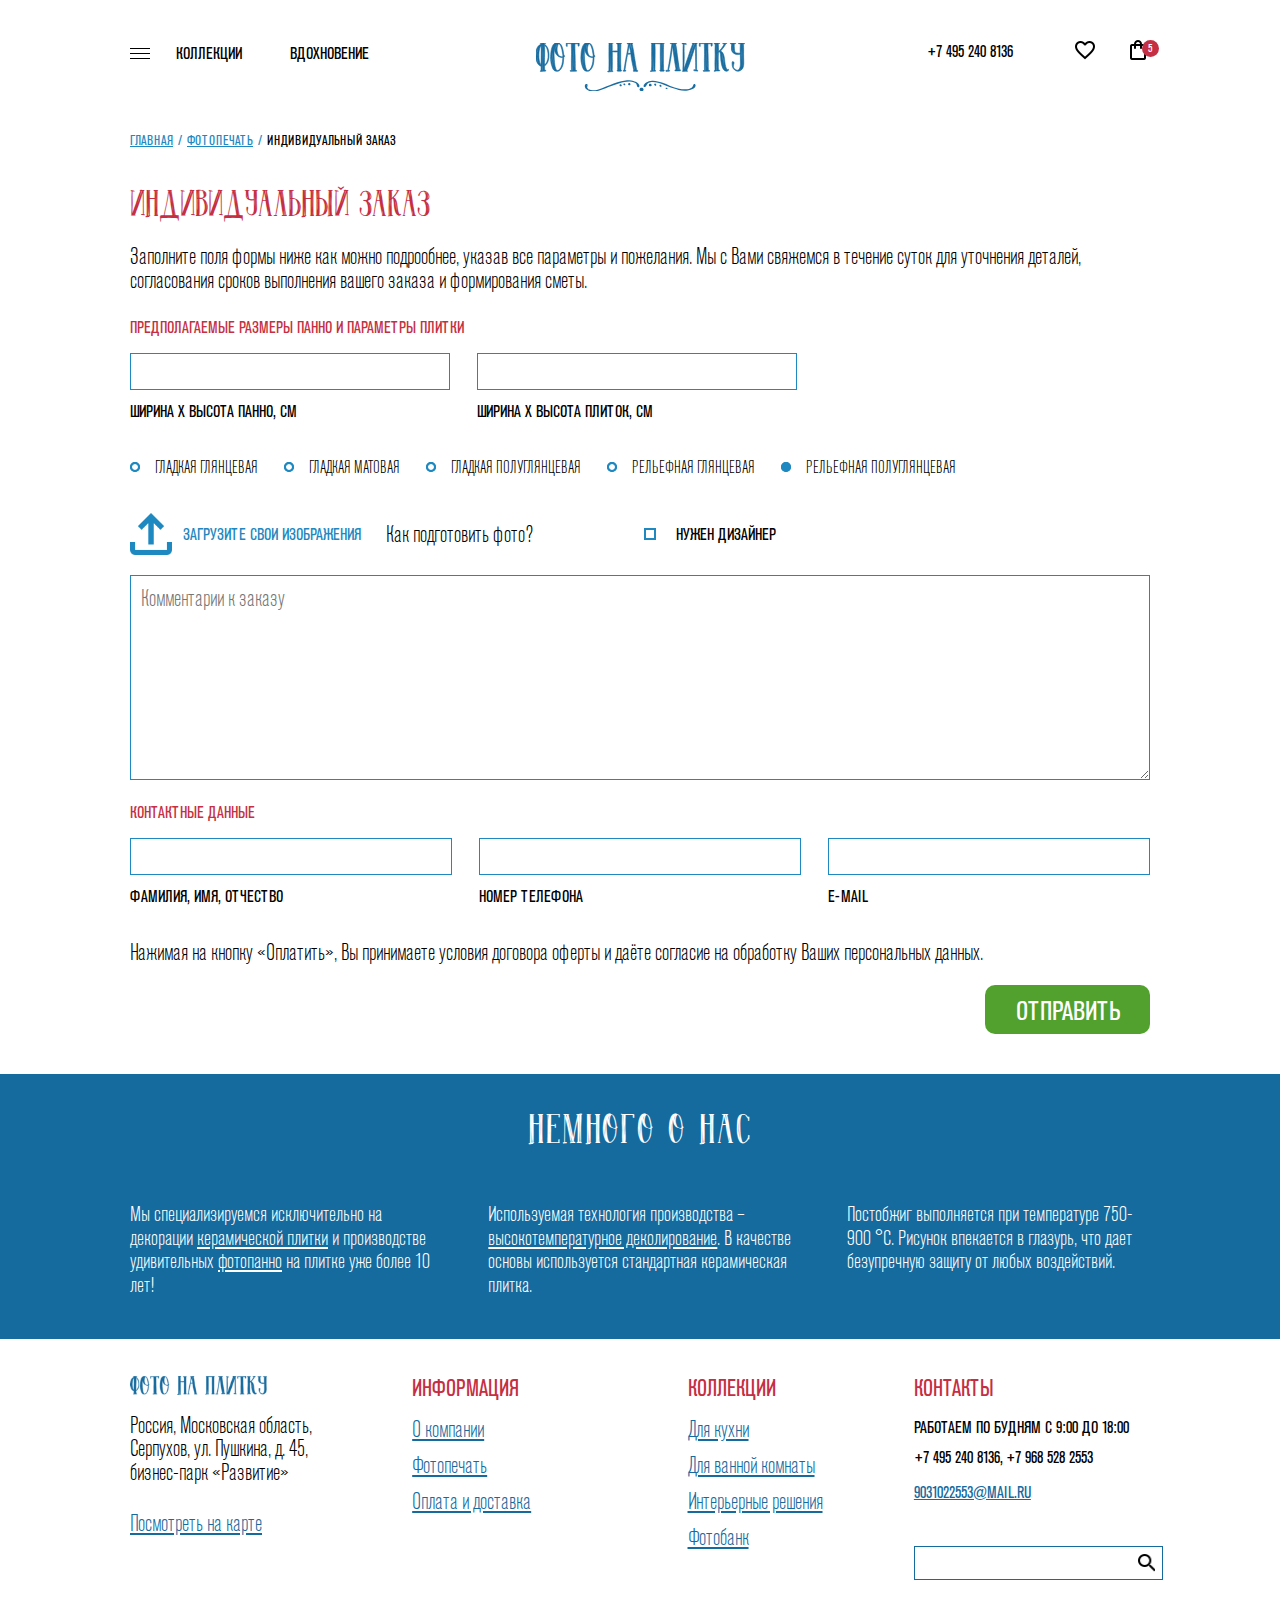
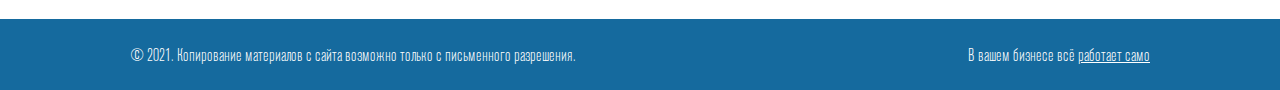
<file: form.html>
<!DOCTYPE html>
<html class="page" lang="ru">
<head>
  <meta charset="utf-8">
  <meta name="viewport" content="width=device-width,initial-scale=1">
  <meta name="format-detection" content="telephone=no">
  <title>Foto-na-plitku</title>
  <link rel="preload" href="/fonts/AkzidenzGroteskPro-Cn.woff2" as="font" crossorigin>
  <link rel="preload" href="/fonts/Lady Marmalade.woff2" as="font" crossorigin>
  <link rel="icon" href="favicon.ico">
  <link rel="icon" href="favicon/icon.svg" type="image/svg+xml">
  <link rel="apple-touch-icon" href="favicon/180.png">
  <link rel="manifest" href="manifest.webmanifest">
  <link rel="stylesheet" href="css/style.min.css">
</head>
<body class="page__body">
  <header class="page-header">
    <div class="page-header__top navigation-top">
      <div class="navigation-top__wrap container">
        <ul class="top-list">
          <li>
            <a href="collection.html" title="">Коллекции</a>
          </li>
          <li>
            <a href="ideas.html" title="">Вдохновение</a>
          </li>
        </ul>
        <a class="navigation-top__logo logo" href="index.html" title="">
          <img src="img/logo.svg" alt="логотип фото на плитку">
        </a>
        <div class="header-user">
          <a href="tel:+74952408136">+7 495 240 8136</a>
          <div class="header-user__list">
            <a class="header-user__heart" href="#">
              <img src="img/icon-heart-header.png" width="" height="" alt="избранные товары">
            </a>
            <a class="header-user__basket" href="basket.html">
              <img src="img/basket.png" width="" height="" alt="корзина товаров">
              <span>5</span>
            </a>
          </div>
        </div>
      </div>
      <nav class="main-nav main-nav--closed">
        <button class="main-nav__toggle" type="button" aria-label="Открыть/скрыть меню"></button>
        <ul class="main-nav__list container">
          <li>
            <a href="about.html">о компании</a>
            <ul class="nav-inner">
              <li>
                <a href="#">наше производство</a>
              </li>
              <li>
                <a href="#">обработка персональных данных</a>
              </li>
              <li>
                <a href="#">договор оферты</a>
              </li>
              <li>
                <a href="#">контакты</a>
              </li>
            </ul>
          </li>
          <li>
            <a href="form.html">фотопечать</a>
            <ul class="nav-inner">
              <li>
                <a href="#">технологии фотопечати</a>
              </li>
              <li>
                <a href="photo.html">подготовка фото для печати</a>
              </li>
              <li>
                <a href="#">цены на печати</a>
              </li>
            </ul>
          </li>
          <li>
            <a href="#">оплата и доставка</a>
            <ul class="nav-inner">
              <li>
                <a href="#">как купить?</a>
              </li>
              <li>
                <a href="#">способы доставки</a>
              </li>
            </ul>
          </li>
        </ul>
      </nav>
    </div>
  </header>
  <main class="page-main page-main--inner">
    <div class="container">
      <ul class="crumbs breadcrumb">
        <li class="crumb-item">
          <a href="index.html">Главная</a>/
        </li>
        <li class="crumb-item">
          <a href="form.html">Фотопечать</a>/
        </li>
        <li class="crumb-item crumb-item--current">Индивидуальный заказ
        </li>
      </ul>
      <section class="personal-order content-info">
        <h1>Индивидуальный заказ</h1>
        <p>Заполните поля формы ниже как можно подрообнее, указав все параметры и пожелания. Мы с Вами свяжемся в течение суток для уточнения деталей, согласования сроков выполнения вашего заказа и формирования сметы.</p>
        <form class="personal-order__form form" action="#" method="post">
          <div class="personal-order__list field-item">
            <fieldset class="field-item__section">
              <legend>Предполагаемые размеры панно и параметры плитки</legend>
              <div class="field-item__wrap field-item__wrap--size">
                <div>
                  <label for="panno">ширина х высота панно, см</label>
                  <input type="text" id="panno" name="size" value="" required>
                </div>
                <div class="field-item">
                  <label for="plate">ширина х высота плиток, см</label>
                  <input type="text" id="plate" name="size" value="" required>
                </div>
              </div>
            </fieldset>
            <fieldset class="field-item__section field-item__section--personal">
              <ul class="field-item__list">
                <li class="field-item__item">
                  <input class="visually-hidden" type="radio" name="surface" value="gloss" id="filter-gloss">
                  <label for="filter-gloss">Гладкая глянцевая</label>
                </li>
                <li class="field-item__item">
                  <input class="visually-hidden" type="radio" name="surface" value="matte" id="filter-matte">
                  <label for="filter-matte">Гладкая матовая</label>
                </li>
                <li class="field-item__item">
                  <input class="visually-hidden" type="radio" name="surface" value="semi-gloss" id="filter-semi-gloss">
                  <label for="filter-semi-gloss">Гладкая полуглянцевая</label>
                </li>
                <li class="field-item__item">
                  <input class="visually-hidden" type="radio" name="surface" value="relief" id="filter-relief">
                  <label for="filter-relief">Рельефная глянцевая</label>
                </li>
                <li class="field-item__item">
                  <input class="visually-hidden" type="radio" name="surface" value="relief-2" id="filter-relief-2" checked="checked">
                  <label for="filter-relief-2">Рельефная полуглянцевая</label>
                </li>
              </ul>
            </fieldset>
            <div class="field-item__section field-item__section--photo">
            <div class="field-item__upload">
              <label class="field-item__subtitle" for="file-upload">Загрузите свои изображения
              </label>
              <input id="file-upload" type="file">
            </div>
              <a href="#" title="">Как подготовить фото?</a>
              <p class="field-item__item field-item__design">
                <input class="visually-hidden" type="checkbox" name="designer" value="designer" id="filter-design">
                <label for="filter-design">Нужен дизайнер</label>
              </p>
            </div>
            <fieldset class="field-item__section field-item__section--write">
              <textarea name="text" placeholder="Комментарии к заказу"></textarea>
            </fieldset>
            <fieldset class="field-item__section field-item__section--user">
              <legend>Контактные данные</legend>
              <div class="field-item__wrap">
                <div>
                  <label for="username">фамилия, имя, отчество</label>
                  <input type="text" id="username" name="username" value="" required>
                </div>
                <div class="field-item">
                  <label for="usertel">Номер телефона</label>
                  <input type="tel" id="usertel" name="usertel" value="" required>
                </div>
                <div class="field-item">
                  <label for="usermail">E-mail</label>
                  <input type="email" id="usermail" name="usermail" value="" required>
                </div>
              </div>
            </fieldset>
          </div>
          <p class="form__notice">Нажимая на кнопку «Оплатить», Вы принимаете условия <a href="#" title="">договора оферты</a> и даёте <a href="#" title="">согласие</a> на обработку Ваших персональных данных.</p>
          <input class="form__btn button" type="submit" value="отправить">
        </form>
      </section>
    </div>
    <div class="back-wrapper back-wrapper--about">
      <section class="about-us container">
        <h2 class="headline">Немного о нас</h2>
        <ul class="about-us__list">
          <li>Мы специализируемся исключительно на декорации <a href="#" title="">керамической плитки</a> и производстве удивительных <a href="#" title="">фотопанно</a> на плитке уже более 10 лет!</li>
          <li>Используемая технология производства – <a href="#" title="">высокотемпературное деколирование</a>. В качестве основы используется стандартная керамическая плитка.</li>
          <li>Постобжиг выполняется при температуре 750-900 °С. Рисунок впекается в глазурь, что дает безупречную защиту от любых воздействий.</li>
        </ul>
      </section>
    </div>
  </main>
  <footer class="page-footer">
    <div class="nav-footer container">
      <article class="nav-footer__item text-site">
        <a class="nav-footer__logo" href="index.html">
          <img src="img/logo-footer.png" alt="логотип компании">
        </a>
        <p>Россия, Московская область, Серпухов, ул. Пушкина, д. 45, бизнес-парк «Развитие»</p>
        <a class="nav-footer__map" href="#">Посмотреть на карте</a>
      </article>
      <article class="nav-footer__item text-site">
        <h4 class="nav-footer__title">Информация</h4>
        <ul class="nav-footer__info breadcrumb">
          <li>
            <a href="about.html" title="">О компании</a>
          </li>
          <li>
            <a href="about.html" title="">Фотопечать</a>
          </li>
          <li>
            <a href="about.html" title="">Оплата и доставка</a>
          </li>
        </ul>
      </article>
      <article class="nav-footer__item text-site">
        <h4 class="nav-footer__title">Коллекции</h4>
        <ul class="nav-footer__info breadcrumb">
          <li>
            <a href="about.html" title="">Для кухни</a>
          </li>
          <li>
            <a href="about.html" title="">Для ванной комнаты</a>
          </li>
          <li>
            <a href="about.html" title="">Интерьерные решения</a>
          </li>
          <li>
            <a href="about.html" title="">Фотобанк</a>
          </li>
        </ul>
      </article>
      <article class="nav-footer__item nav-footer__item--contact text-site">
        <h4 class="nav-footer__title">Контакты</h4>
        <p>Работаем по будням с 9:00 до 18:00</p>
        <a class="nav-footer__tel" href="tel:+74952408136">+7 495 240 8136,</a>
        <a class="nav-footer__tel" href="tel:+79685282553">+7 968 528 2553</a>
        <a class="nav-footer__mail" href="#">9031022553@mail.ru</a>
        <form class="nav-footer__form form-search" action="" method="get">
          <label class="visually-hidden" for="search-form-input">Поле поиска</label>
          <input type="search" placeholder="Поиск по сайту" id="search-form-input" required="">
          <button type="submit" class="form-search__btn" aria-label="Найти"></button>
        </form>
      </article>
    </div>
    <div class="back-wrapper back-wrapper--footer">
      <div class="copyright text-site container">
        <p>© 2021. Копирование материалов с сайта возможно только с письменного разрешения.</p>
        <p>В вашем бизнесе всё
          <a class="copyright__link" href="#">работает само</a>
        </p>
      </div>
    </div>
  </footer>
  <script src="js/swiper.min.js"></script>
  <script src="js/swiper-bundle.min.js"></script>
  <script src="js/script-slider.min.js"></script>
  <script src="js/script.min.js"></script>
</body>
</html>
</file>
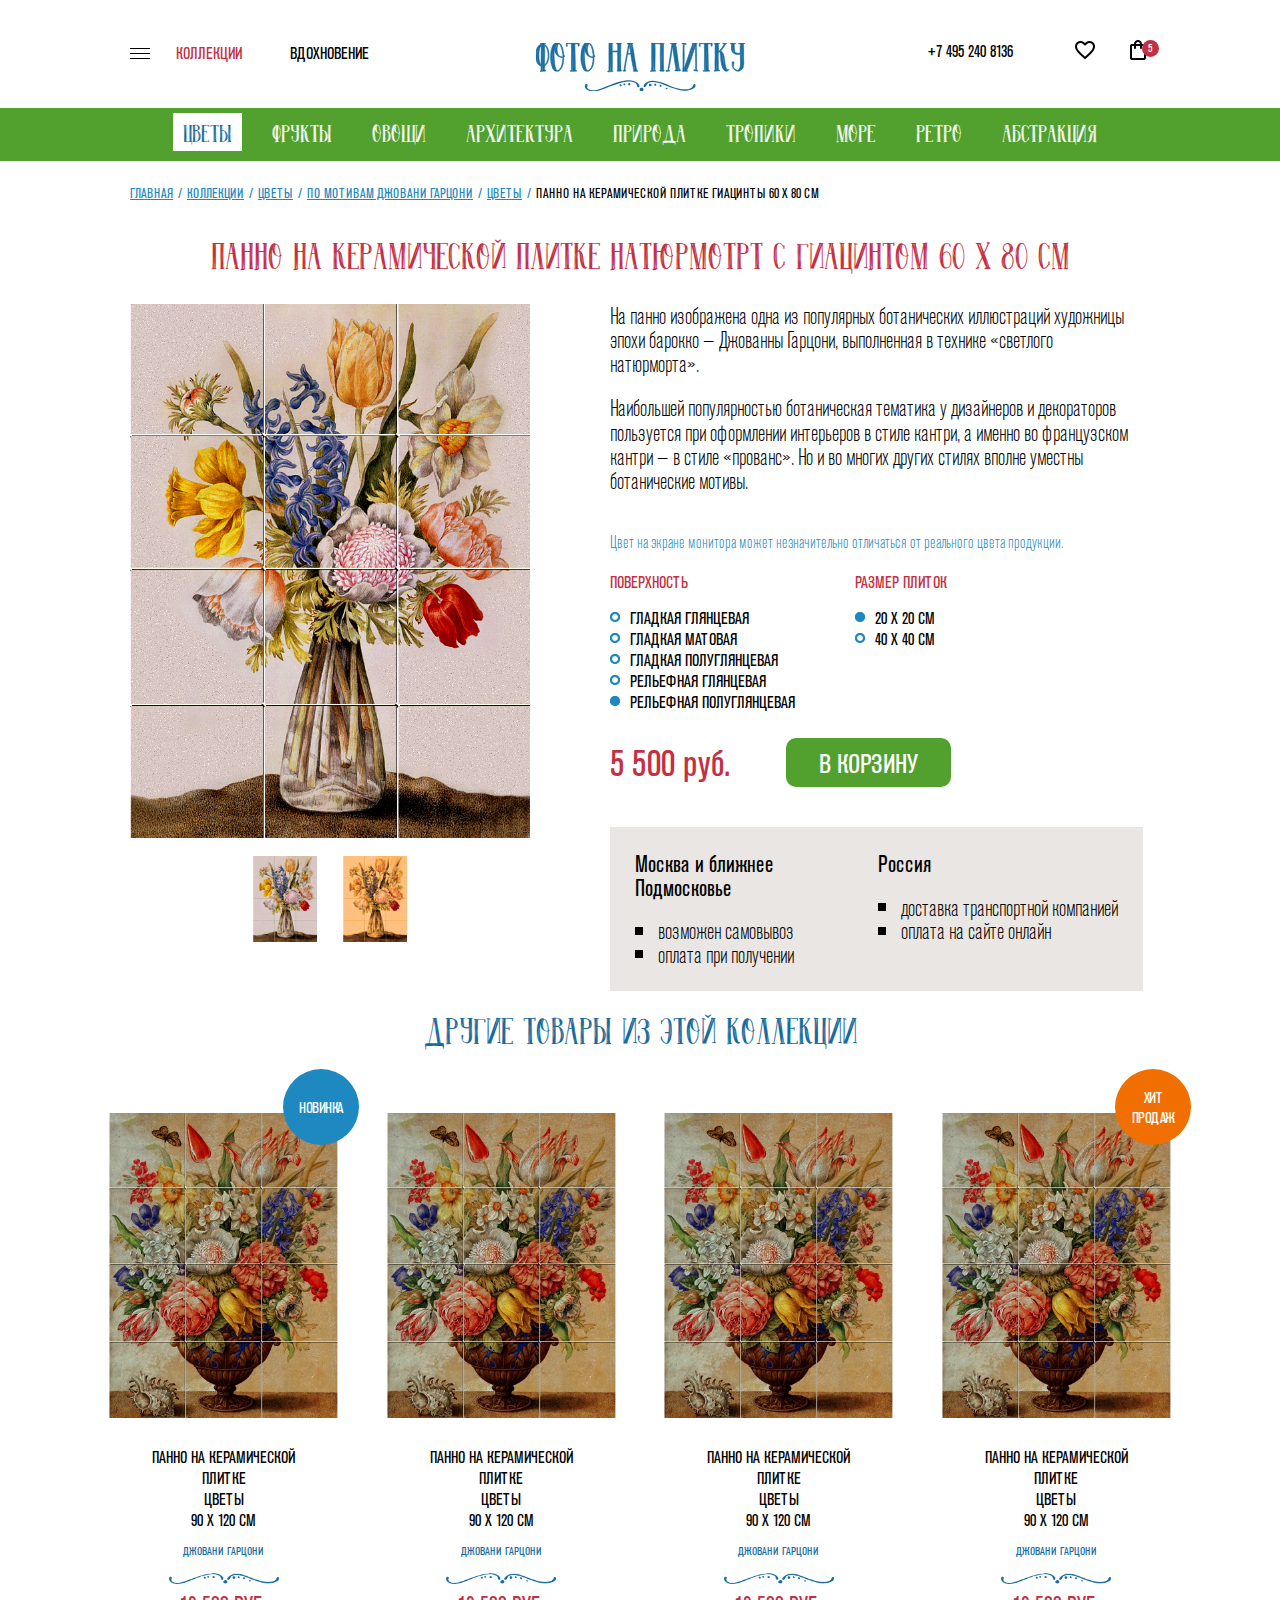
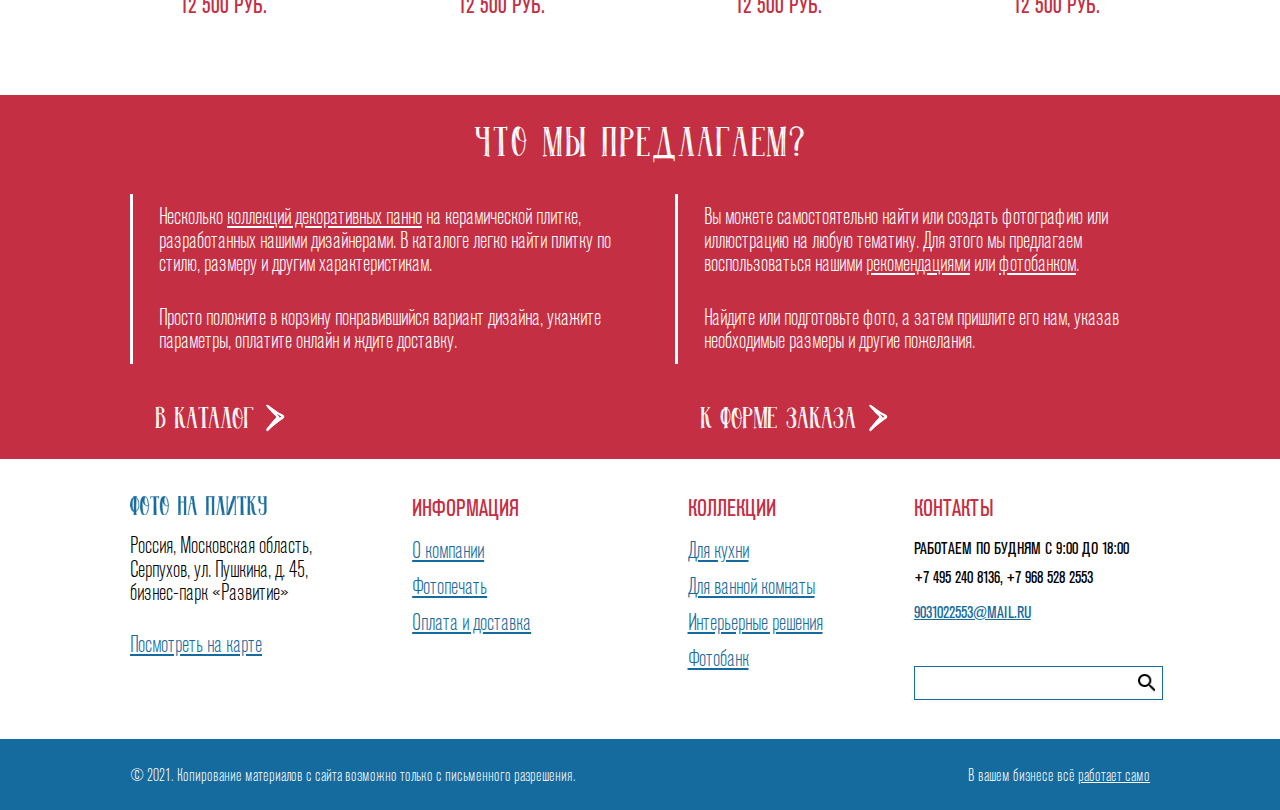
<file: goods-panno.html>
<!DOCTYPE html>
<html class="page" lang="ru">
<head>
  <meta charset="utf-8">
  <meta name="viewport" content="width=device-width,initial-scale=1">
  <meta name="format-detection" content="telephone=no">
  <title>Foto-na-plitku</title>
  <link rel="preload" href="/fonts/AkzidenzGroteskPro-Cn.woff2" as="font" crossorigin>
  <link rel="preload" href="/fonts/Lady Marmalade.woff2" as="font" crossorigin>
  <link rel="icon" href="favicon.ico">
  <link rel="icon" href="favicon/icon.svg" type="image/svg+xml">
  <link rel="apple-touch-icon" href="favicon/180.png">
  <link rel="manifest" href="manifest.webmanifest">
  <link rel="stylesheet" href="css/style.min.css">
</head>
<body class="page__body">
  <header class="page-header">
    <div class="page-header__top navigation-top">
      <div class="navigation-top__wrap container">
        <ul class="top-list">
          <li>
            <a class="top-list__link-active" href="collection.html" title="">Коллекции</a>
          </li>
          <li>
            <a href="ideas.html" title="">Вдохновение</a>
          </li>
        </ul>
        <a class="navigation-top__logo logo" href="index.html" title="">
          <img src="img/logo.svg" alt="логотип фото на плитку">
        </a>
        <div class="header-user">
          <a href="tel:+74952408136">+7 495 240 8136</a>
          <div class="header-user__list">
            <a class="header-user__heart" href="#">
              <img src="img/icon-heart-header.png" width="" height="" alt="избранные товары">
            </a>
            <a class="header-user__basket" href="basket.html">
              <img src="img/basket.png" width="" height="" alt="корзина товаров">
              <span>5</span>
            </a>
          </div>
        </div>
      </div>
      <nav class="main-nav main-nav--closed">
        <button class="main-nav__toggle" type="button" aria-label="Открыть/скрыть меню"></button>
        <ul class="main-nav__list container">
          <li>
            <a href="about.html">о компании</a>
            <ul class="nav-inner">
              <li>
                <a href="about.html">наше производство</a>
              </li>
              <li>
                <a href="#">обработка персональных данных</a>
              </li>
              <li>
                <a href="#">договор оферты</a>
              </li>
              <li>
                <a href="#">контакты</a>
              </li>
            </ul>
          </li>
          <li>
            <a href="form.html">фотопечать</a>
            <ul class="nav-inner">
              <li>
                <a href="#">технологии фотопечати</a>
              </li>
              <li>
                <a href="photo.html">подготовка фото для печати</a>
              </li>
              <li>
                <a href="#">цены на печати</a>
              </li>
            </ul>
          </li>
          <li>
            <a href="#">оплата и доставка</a>
            <ul class="nav-inner">
              <li>
                <a href="#">как купить?</a>
              </li>
              <li>
                <a href="#">способы доставки</a>
              </li>
            </ul>
          </li>
        </ul>
      </nav>
    </div>
    <div class="navigation-slider container">
      <ul class="navigation-slider__list">
        <li>
          <a class="navigation-slider__link-active" href="#" title="">цветы</a>
        </li>
        <li>
          <a href="#" title="">фрукты</a>
        </li>
        <li>
          <a href="#" title="">овощи</a>
        </li>
        <li>
          <a href="#" title="">архитектура</a>
        </li>
        <li>
          <a href="#" title="">природа</a>
        </li>
        <li>
          <a href="#" title="">тропики</a>
        </li>
        <li>
          <a href="#" title="">море</a>
        </li>
        <li>
          <a href="#" title="">ретро</a>
        </li>
        <li>
          <a href="#" title="">абстракция</a>
        </li>
      </ul>
    </div>
  </header>
  <main class="page-main page-main--inner">
    <div class="container">
      <ul class="crumbs breadcrumb">
        <li class="crumb-item">
          <a href="index.html">Главная</a>/
        </li>
        <li class="crumb-item">
          <a href="collection.html" title="">Коллекции</a>/
        </li>
        <li class="crumb-item">
          <a href="#" title="">Цветы</a>/
        </li>
        <li class="crumb-item">
          <a href="#" title="">По мотивам джовани гарцони</a>/
        </li>
        <li class="crumb-item">
          <a href="#">Цветы</a>/
        </li>
        <li class="crumb-item crumb-item--current">панно на керамической плитке гиацинты 60 х 80 см
        </li>
      </ul>
      <section class="goods-card">
        <h1>Панно на керамической плитке натюрмотрт с гиацинтом 60 Х 80 см</h1>
        <div class="goods-card__wrap">
          <div class="goods-card__slider">
            <div class="slider-card-top swiper-container">
              <div class="slider-card-top__list swiper-wrapper">
                <div class="slider-card-top__item swiper-slide">
                  <img src="img/slider-card-item-01.jpg">
                </div>
                <div class="slider-card-top__item swiper-slide">
                  <img src="img/slider-card-item-02.jpg">
                </div>
              </div>
            </div>

            <div class="slider-card-thumbs swiper-container">
              <div class="slider-card-thumbs__list swiper-wrapper">
                <div class="slider-card-thumbs__item swiper-slide">
                  <figure>
                    <img src="img/slider-card-item-small-01.jpg">
                  </figure>
                </div>
                <div class="slider-card-thumbs__item swiper-slide">
                  <figure>
                    <img src="img/slider-card-item-small-02.jpg">
                  </figure>
                </div>
              </div>
              <a class="slider-card-thumbs__toggle slider-card-thumbs__toggle--prev swiper-button-prev"></a>
              <a class="slider-card-thumbs__toggle slider-card-thumbs__toggle--next swiper-button-next"></a>
            </div>
          </div>
          <div class="goods-card__desc user-order">
            <p>На панно изображена одна из популярных ботанических иллюстраций художницы эпохи барокко — Джованны Гарцони, выполненная в технике «светлого натюрморта».</p>
            <p>Наибольшей популярностью ботаническая тематика у дизайнеров и декораторов пользуется при оформлении интерьеров в стиле кантри, а именно во французском кантри — в стиле «прованс». Но и во многих других стилях вполне уместны ботанические мотивы.</p>
            <span>Цвет на экране монитора может незначительно отличаться от реального цвета продукции.</span>
            <form class="user-order__form form-users" action="" method="post">
            <div class="form-users__wrapp">
             <fieldset class="form-users__field">
              <legend>Поверхность</legend>
              <ul class="form-users__list">
                <li class="form-users__item">
                  <input class="visually-hidden" type="radio" name="surface" value="gloss" id="filter-gloss">
                  <label for="filter-gloss">Гладкая глянцевая</label>
                </li>
                <li class="form-users__item">
                  <input class="visually-hidden" type="radio" name="surface" value="matte" id="filter-matte">
                  <label for="filter-matte">Гладкая матовая</label>
                </li>
                <li class="form-users__item">
                  <input class="visually-hidden" type="radio" name="surface" value="semi-gloss" id="filter-semi-gloss">
                  <label for="filter-semi-gloss">Гладкая полуглянцевая</label>
                </li>
                <li class="form-users__item">
                  <input class="visually-hidden" type="radio" name="surface" value="relief" id="filter-relief">
                  <label for="filter-relief">Рельефная глянцевая</label>
                </li>
                <li class="form-users__item">
                  <input class="visually-hidden" type="radio" name="surface" value="relief-2" id="filter-relief-2" checked="checked">
                  <label for="filter-relief-2">Рельефная полуглянцевая</label>
                </li>
              </ul>
            </fieldset>
            <fieldset class="form-users__field">
              <legend>Размер плиток</legend>
              <ul class="form-users__list">
                <li class="form-users__item">
                  <input class="visually-hidden" type="radio" name="size" value="size-1" id="filter-size-1" checked="checked">
                  <label for="filter-size-1">20 х 20 см</label>
                </li>
                <li class="form-users__item">
                  <input class="visually-hidden" type="radio" name="size" value="size-2" id="filter-size-2">
                  <label for="filter-size-2">40 х 40 см</label>
                </li>
              </ul>
            </fieldset>
          </div>
          <div class="form-users__buy">
            <p>5 500 руб.</p>
            <button class="form-users__btn button">в корзину</button>
          </div>
          </form>
          <article class="user-order__delivery delivery">
            <div class="delivery__item">
              <p>Москва и ближнее<br> Подмосковье</p>
              <ul>
                <li>возможен самовывоз</li>
                <li>оплата при получении</li>
              </ul>
            </div>
            <div class="delivery__item">
              <p>Россия</p>
              <ul>
                <li>доставка транспортной компанией</li>
                <li>оплата на сайте онлайн</li>
              </ul>
            </div>
          </article>
        </div>
      </div>
    </section>
  </div>
    <section class="gallery-inner gallery-inner--product container">
      <h2>Другие товары из этой коллекции</h2>
      <ul class="gallery-inner__cards gallery-inner__cards--col4">
        <li class="card card--new">
          <a class="gallery-info gallery-info--goods" href="goods-panno.html" title="">
            <div class="gallery-info__img">
              <picture>
                <source srcset="img/gallery-slider-01.webp" type="image/webp">
                  <img src="img/gallery-slider-01.jpg" alt="">
                </picture>
              </div>
              <div class="gallery-info__desc">
                <p class="gallery-info__name">Панно на керамической плитке<br> цветы<br>
                90 x 120 см</p>
                <span>Джовани Гарцони</span>
                <p class="gallery-info__price price">12 500 руб.</p>
              </div>
            </a>

                <!--
                <span class="msfavorites-text-add">сердце пустое</span>
                <span class="msfavorites-text-remove">сердце красное</span>
                -->

          </li>
          <li>
            <a class="gallery-info gallery-info--goods" href="goods-panno.html" title="">
              <div class="gallery-info__img">
                <picture>
                  <source srcset="img/gallery-slider-01.webp" type="image/webp">
                    <img src="img/gallery-slider-01.jpg" alt="">
                  </picture>
                </div>
                <div class="gallery-info__desc">
                  <p class="gallery-info__name">Панно на керамической плитке<br> цветы<br>
                  90 x 120 см</p>
                  <span>Джовани Гарцони</span>
                  <p class="gallery-info__price price">12 500 руб.</p>
                </div>
              </a>

                <!--
                <span class="msfavorites-text-add">сердце пустое</span>
                <span class="msfavorites-text-remove">сердце красное</span>
                -->

            </li>
            <li>
              <a class="gallery-info gallery-info--goods" href="goods-panno.html" title="">
                <div class="gallery-info__img">
                  <picture>
                    <source srcset="img/gallery-slider-01.webp" type="image/webp">
                      <img src="img/gallery-slider-01.jpg" alt="">
                    </picture>
                  </div>
                  <div class="gallery-info__desc">
                    <p class="gallery-info__name">Панно на керамической плитке<br> цветы<br>
                    90 x 120 см</p>
                    <span>Джовани Гарцони</span>
                    <p class="gallery-info__price price">12 500 руб.</p>
                  </div>
                </a>

                <!--
                <span class="msfavorites-text-add">сердце пустое</span>
                <span class="msfavorites-text-remove">сердце красное</span>
                -->

              </li>
              <li class="card card--hit">
                <a class="gallery-info gallery-info--goods" href="goods-panno.html" title="">
                  <div class="gallery-info__img">
                    <picture>
                      <source srcset="img/gallery-slider-01.webp" type="image/webp">
                        <img src="img/gallery-slider-01.jpg" alt="">
                      </picture>
                    </div>
                    <div class="gallery-info__desc">
                      <p class="gallery-info__name">Панно на керамической плитке<br> цветы<br>
                      90 x 120 см</p>
                      <span>Джовани Гарцони</span>
                      <p class="gallery-info__price price">12 500 руб.</p>
                    </div>
                  </a>

                <!--
                <span class="msfavorites-text-add">сердце пустое</span>
                <span class="msfavorites-text-remove">сердце красное</span>
                -->

                </li>
              </ul>
            </section>
          
        <div class="back-wrapper back-wrapper--offer">
          <section class="offers container">
            <h2 class="headline">Что мы предлагаем?</h2>
            <article class="offers__list">
              <div class="offers__item">
                <div>
                  <p>Несколько <a href="#" title="">коллекций декоративных панно</a> на керамической плитке, разработанных нашими дизайнерами. В каталоге легко найти плитку по стилю, размеру и другим характеристикам.</p>
                  <p>Просто положите в корзину понравившийся вариант дизайна, укажите параметры, оплатите онлайн и ждите доставку.</p>
                </div>
                <a class="offers__link" href="#" title="">В каталог</a>
              </div>
              <div class="offers__item">
                <div>
                  <p>Вы можете самостоятельно найти или создать фотографию или иллюстрацию на любую тематику. Для этого мы предлагаем воспользоваться нашими <a href="#" title="">рекомендациями</a> или <a href="#" title="">фотобанком</a>.</p>
                  <p>Найдите или подготовьте фото, а затем пришлите его нам, указав необходимые размеры и другие пожелания.</p>
                </div>
                <a class="offers__link" href="#" title="">К форме заказа</a>
              </div>
            </article>
          </section>
        </div>

      </main>
      <footer class="page-footer">
        <div class="nav-footer container">
          <article class="nav-footer__item text-site">
            <a class="nav-footer__logo" href="index.html">
              <img src="img/logo-footer.png" alt="логотип компании">
            </a>
            <p>Россия, Московская область, Серпухов, ул. Пушкина, д. 45, бизнес-парк «Развитие»</p>
            <a class="nav-footer__map" href="#">Посмотреть на карте</a>
          </article>
          <article class="nav-footer__item text-site">
            <h4 class="nav-footer__title">Информация</h4>
            <ul class="nav-footer__info breadcrumb">
              <li>
                <a href="about.html" title="">О компании</a>
              </li>
              <li>
                <a href="about.html" title="">Фотопечать</a>
              </li>
              <li>
                <a href="about.html" title="">Оплата и доставка</a>
              </li>
            </ul>
          </article>
          <article class="nav-footer__item text-site">
            <h4 class="nav-footer__title">Коллекции</h4>
            <ul class="nav-footer__info breadcrumb">
              <li>
                <a href="about.html" title="">Для кухни</a>
              </li>
              <li>
                <a href="about.html" title="">Для ванной комнаты</a>
              </li>
              <li>
                <a href="about.html" title="">Интерьерные решения</a>
              </li>
              <li>
                <a href="about.html" title="">Фотобанк</a>
              </li>
            </ul>
          </article>
          <article class="nav-footer__item nav-footer__item--contact text-site">
            <h4 class="nav-footer__title">Контакты</h4>
            <p>Работаем по будням с 9:00 до 18:00</p>
            <a class="nav-footer__tel" href="tel:+74952408136">+7 495 240 8136,</a>
            <a class="nav-footer__tel" href="tel:+79685282553">+7 968 528 2553</a>
            <a class="nav-footer__mail" href="#">9031022553@mail.ru</a>
            <form class="nav-footer__form form-search" action="" method="get">
              <label class="visually-hidden" for="search-form-input">Поле поиска</label>
              <input type="search" placeholder="Поиск по сайту" id="search-form-input" required="">
              <button type="submit" class="form-search__btn" aria-label="Найти"></button>
            </form>
          </article>
        </div>
        <div class="back-wrapper back-wrapper--footer">
          <div class="copyright text-site container">
            <p>© 2021. Копирование материалов с сайта возможно только с письменного разрешения.</p>
            <p>В вашем бизнесе всё
              <a class="copyright__link" href="#">работает само</a>
            </p>
          </div>
        </div>
      </footer>
      <!-- <script src="js/swiper.min.js"></script>  -->
      <!-- <script src="js/swiper-bundle.min.js"></script>  -->
      <script src="js/script-slider.min.js"></script>
      <script src="js/script.min.js"></script>
    </body>
    </html>
</file>
<file: css/style.min.css>
@charset "UTF-8";
@font-face {
  font-family: "AkzidenzGroteskPro-Cn";
  src: url("../fonts/AkzidenzGroteskPro-Cn.woff2") format("woff2"), url("../fonts/AkzidenzGroteskPro-Cn.woff") format("woff");
  font-weight: 300;
  font-style: normal;
  font-display: swap; }

@font-face {
  font-family: "AkzidenzGroteskPro-Cn";
  src: url("../fonts/AkzidenzGroteskPro-LightCn.woff2") format("woff2"), url("../fonts/AkzidenzGroteskPro-LightCn.woff") format("woff");
  font-weight: 100;
  font-style: normal;
  font-display: swap; }

@font-face {
  font-family: "Lady Marmalade";
  src: url("../fonts/Lady Marmalade.woff2") format("woff2"), url("../fonts/Lady Marmalade.woff") format("woff");
  font-weight: normal;
  font-style: normal;
  font-display: swap; }

body {
  font-family: "AkzidenzGroteskPro-Cn", "Arial", sans-serif;
  font-weight: 300;
  margin: 0;
  padding: 0; }

*,
*::before,
*::after {
  box-sizing: border-box; }

h1,
h2,
h3 {
  font-family: "Lady Marmalade", "Times", serif;
  font-weight: normal; }

img {
  max-width: 100%;
  height: auto;
  margin: 0; }

ul {
  padding: 0;
  margin: 0;
  list-style-type: none; }

input[name="toggle"] {
  display: none; }

.page-header {
  padding-top: 13px; }

.page-header__top {
  font-family: inherit;
  font-size: 25px;
  text-transform: uppercase; }
  @media (max-width: 1600px) {
    .page-header__top {
      font-size: 20px; } }
  @media (max-width: 1280px) {
    .page-header__top {
      font-size: 17px; } }
  @media (max-width: 1080px) {
    .page-header__top {
      font-size: 25px; } }

.page-header__top a {
  color: var(--back-main); }

.navigation-top__wrap {
  display: grid;
  grid-template-columns: repeat(3, 1fr);
  justify-content: space-between;
  align-items: center;
  padding-bottom: 17px; }
  @media (max-width: 992px) {
    .navigation-top__wrap {
      grid-template-columns: 1fr;
      justify-content: center; } }

.navigation-top__logo {
  margin-top: 30px; }
  @media (max-width: 992px) {
    .navigation-top__logo {
      margin-top: 5.54vw; } }

.container {
  max-width: 1920px;
  padding-left: 200px;
  padding-right: 200px;
  margin: 0 auto; }
  @media (max-width: 1600px) {
    .container {
      max-width: 1600px;
      padding-left: 160px;
      padding-right: 160px; } }
  @media (max-width: 1280px) {
    .container {
      max-width: 1280px;
      padding-left: 130px;
      padding-right: 130px; } }
  @media (max-width: 1080px) {
    .container {
      padding-left: 65px;
      padding-right: 65px; } }
  @media (max-width: 992px) {
    .container {
      max-width: 992px; } }
  @media (max-width: 767px) {
    .container {
      max-width: none; } }

.top-list {
  display: flex;
  font-size: 25px;
  text-transform: uppercase;
  margin-left: 75px; }
  @media (max-width: 1600px) {
    .top-list {
      font-size: 20px;
      margin-left: 55px; } }
  @media (max-width: 1280px) {
    .top-list {
      font-size: 17px;
      margin-left: 46px; } }
  @media (max-width: 1080px) {
    .top-list {
      font-size: 25px;
      margin-left: 7px; } }
  @media (max-width: 992px) {
    .top-list {
      justify-content: center;
      margin-left: 0; } }

.top-list li {
  margin-right: 70px; }
  @media (max-width: 1600px) {
    .top-list li {
      margin-right: 55px; } }
  @media (max-width: 1280px) {
    .top-list li {
      margin-right: 48px; } }
  @media (max-width: 1080px) {
    .top-list li {
      margin-right: 23px; } }

.top-list li:last-child {
  margin-right: 0; }

.top-list a {
  color: var(--back-main);
  text-decoration: none; }
  .top-list a:hover {
    color: var(--back-red); }

a.top-list__link-active {
  color: var(--back-red); }

.logo {
  position: relative;
  display: grid;
  width: 313px;
  height: 72px;
  cursor: pointer;
  justify-self: center; }
  @media (max-width: 1600px) {
    .logo {
      width: 250px;
      height: 55px; } }
  @media (max-width: 1280px) {
    .logo {
      width: 209px;
      height: 48px; } }
  @media (max-width: 1080px) {
    .logo {
      width: 239px;
      height: 57px;
      margin-left: 0; } }
  @media (max-width: 992px) {
    .logo {
      width: 239px;
      height: 57px; } }

.logo img {
  position: absolute;
  width: 100%;
  height: 100%;
  top: 0;
  left: 0;
  -o-object-fit: cover;
     object-fit: cover; }

.header-user {
  display: grid;
  grid-template-columns: repeat(2, -webkit-max-content);
  grid-template-columns: repeat(2, max-content);
  -moz-column-gap: 93px;
       column-gap: 93px;
  justify-self: end; }
  @media (max-width: 1600px) {
    .header-user {
      -moz-column-gap: 75px;
           column-gap: 75px; } }
  @media (max-width: 1280px) {
    .header-user {
      -moz-column-gap: 62px;
           column-gap: 62px; } }
  @media (max-width: 1080px) {
    .header-user {
      -moz-column-gap: 62px;
           column-gap: 62px; } }
  @media (max-width: 992px) {
    .header-user {
      justify-self: center;
      margin-top: 4.74vw; } }

.header-user__list {
  display: grid;
  grid-template-columns: repeat(2, 1fr);
  -moz-column-gap: 35px;
       column-gap: 35px;
  justify-content: end;
  align-items: center; }
  @media (max-width: 1080px) {
    .header-user__list {
      -moz-column-gap: 23px;
           column-gap: 23px; } }

.header-user a {
  color: var(--back-main);
  text-decoration: none; }

.header-user__basket {
  position: relative; }

.header-user__basket span {
  position: absolute;
  width: 24px;
  height: 24px;
  top: 0;
  left: 12px;
  font-size: 17px;
  text-align: center;
  color: var(--basic-white);
  background-color: var(--back-red);
  border-radius: 50%; }
  @media (max-width: 1600px) {
    .header-user__basket span {
      width: 20px;
      height: 20px;
      font-size: 14px; } }
  @media (max-width: 1280px) {
    .header-user__basket span {
      width: 17px;
      height: 17px;
      font-size: 12px; } }

.header-user__list button {
  width: 20px;
  height: 19px;
  background: url("../img/icon-heart-header.png") transparent;
  background-repeat: no-repeat;
  background-size: 100% auto;
  border: none;
  padding: 0;
  cursor: pointer; }

.main-nav {
  position: relative; }

.main-nav__list {
  position: absolute;
  width: 100%;
  display: grid;
  grid-template-columns: repeat(3, 1fr);
  -moz-column-gap: 8.4vw;
       column-gap: 8.4vw;
  background-color: var(--basic-white);
  z-index: 10; }

.main-nav__list.container {
  padding-left: 275px;
  margin-left: 0; }
  @media (max-width: 1600px) {
    .main-nav__list.container {
      padding-left: 215px; } }
  @media (max-width: 1280px) {
    .main-nav__list.container {
      padding-left: 176px; } }
  @media (max-width: 1080px) {
    .main-nav__list.container {
      padding-left: 72px; } }

.main-nav__list a {
  text-decoration: none; }

/*  Сворачивание Меню  */
.main-nav__toggle {
  position: absolute;
  top: -75px;
  left: 207px;
  width: 28px;
  height: 16px;
  background-color: transparent;
  padding: 0;
  border: none;
  outline: none;
  cursor: pointer;
  z-index: 15; }
  @media (max-width: 1600px) {
    .main-nav__toggle {
      width: 22px;
      height: 12px;
      top: -65px;
      left: 160px; } }
  @media (max-width: 1280px) {
    .main-nav__toggle {
      width: 20px;
      height: 10px;
      top: -60px;
      left: 130px; } }
  @media (max-width: 1080px) {
    .main-nav__toggle {
      width: 28px;
      height: 14px;
      top: -67px;
      left: 21px; } }
  @media (max-width: 992px) {
    .main-nav__toggle {
      top: -228px;
      left: calc(33% - 28px); } }

.main-nav--closed .main-nav__toggle::before {
  content: "";
  position: absolute;
  top: 0;
  left: 0;
  width: 28px;
  height: 2px;
  background-color: var(--back-main);
  box-shadow: 0 8px 0 0 var(--back-main), 0 16px 0 0 var(--back-main); }
  @media (max-width: 1600px) {
    .main-nav--closed .main-nav__toggle::before {
      width: 22px;
      box-shadow: 0 6px 0 0 var(--back-main), 0 12px 0 0 var(--back-main); } }
  @media (max-width: 1280px) {
    .main-nav--closed .main-nav__toggle::before {
      width: 20px;
      height: 1px;
      box-shadow: 0 5px 0 0 var(--back-main), 0 10px 0 0 var(--back-main); } }
  @media (max-width: 1080px) {
    .main-nav--closed .main-nav__toggle::before {
      width: 28px;
      height: 2px;
      box-shadow: 0 7px 0 0 var(--back-main), 0 14px 0 0 var(--back-main); } }

.main-nav--closed .main-nav__toggle:hover::before,
.main-nav--closed .main-nav__toggle:focus::before {
  opacity: 0.5; }

.main-nav--closed .main-nav__toggle:active::before {
  opacity: 0.2; }

.main-nav--opened .main-nav__toggle {
  width: 28px;
  height: 28px;
  top: -83px;
  background-color: transparent; }
  @media (max-width: 1600px) {
    .main-nav--opened .main-nav__toggle {
      width: 22px;
      height: 22px;
      top: -72px; } }
  @media (max-width: 1280px) {
    .main-nav--opened .main-nav__toggle {
      width: 20px;
      top: -65px; } }
  @media (max-width: 1080px) {
    .main-nav--opened .main-nav__toggle {
      width: 28px;
      height: 28px;
      top: -73px; } }
  @media (max-width: 992px) {
    .main-nav--opened .main-nav__toggle {
      top: -235px; } }

.main-nav--opened .main-nav__toggle::before,
.main-nav--opened .main-nav__toggle::after {
  content: "";
  position: absolute;
  width: 28px;
  height: 2px;
  top: 50%;
  transform: translateY(-50%);
  left: 0;
  background-color: var(--back-main); }
  @media (max-width: 1600px) {
    .main-nav--opened .main-nav__toggle::before,
    .main-nav--opened .main-nav__toggle::after {
      width: 22px; } }
  @media (max-width: 1280px) {
    .main-nav--opened .main-nav__toggle::before,
    .main-nav--opened .main-nav__toggle::after {
      width: 20px;
      height: 1px; } }
  @media (max-width: 1080px) {
    .main-nav--opened .main-nav__toggle::before,
    .main-nav--opened .main-nav__toggle::after {
      width: 28px;
      height: 2px; } }

.main-nav--opened .main-nav__toggle::before {
  transform: rotate(45deg); }

.main-nav--opened .main-nav__toggle::after {
  transform: rotate(-45deg); }

.main-nav--opened .main-nav__toggle:hover::before,
.main-nav--opened .main-nav__toggle:hover::after,
.main-nav--opened .main-nav__toggle:focus::before,
.main-nav--opened .main-nav__toggle:focus::after {
  opacity: 0.5; }

.main-nav--opened .main-nav__toggle:active::before,
.main-nav--opened .main-nav__toggle:active::after {
  opacity: 0.2; }

.main-nav--closed .main-nav__list li {
  display: none; }

.main-nav--opened .main-nav__list {
  padding-top: 42px;
  padding-bottom: 42px;
  box-shadow: 0 8px 12px -4px rgba(0, 0, 0, 0.2); }
  @media (max-width: 1600px) {
    .main-nav--opened .main-nav__list {
      padding-top: 35px;
      padding-bottom: 30px; } }
  @media (max-width: 1280px) {
    .main-nav--opened .main-nav__list {
      padding-top: 30px;
      padding-bottom: 25px; } }
  @media (max-width: 1080px) {
    .main-nav--opened .main-nav__list {
      padding-top: 25px;
      padding-bottom: 20px; } }

.nav-inner {
  margin-top: 54px; }
  @media (max-width: 1600px) {
    .nav-inner {
      margin-top: 43px; } }
  @media (max-width: 1280px) {
    .nav-inner {
      margin-top: 34px; } }
  @media (max-width: 1080px) {
    .nav-inner {
      margin-top: 25px; } }

.nav-inner li {
  margin-bottom: 10px; }

.nav-inner a {
  color: var(--basic-blue);
  text-decoration: underline;
  cursor: pointer; }
  .nav-inner a:hover {
    color: var(--back-red); }

/*

a.nav-inner__link-active {
  color: var(--back-red);
}

*/
.navigation-slider {
  min-height: 80px;
  background-color: var(--basic-green);
  padding-top: 15px;
  padding-bottom: 15px; }
  @media (max-width: 1600px) {
    .navigation-slider {
      min-height: 67px;
      padding-top: 13px;
      padding-bottom: 13px; } }
  @media (max-width: 1280px) {
    .navigation-slider {
      min-height: 53px;
      padding-top: 10px;
      padding-bottom: 10px; } }

/*

.navigation-slider__wrap {
  padding-left: 160px;
  padding-right: 160px;

  @media (max-width: 1600px) {
    padding-left: 134px;
    padding-right: 134px;
  }

  @media (max-width: 1280px) {
    padding-left: 107px;
    padding-right: 107px;
  }

  @media (max-width: 1080px) {
    padding-left: 158px;
    padding-right: 158px;
  }

  @media (max-width: 992px) {
    padding-left: 50px;
    padding-right: 50px;
  }
}

*/
.navigation-slider__list {
  display: grid;
  grid-template-columns: repeat(9, -webkit-max-content);
  grid-template-columns: repeat(9, max-content);
  -moz-column-gap: 20px;
       column-gap: 20px;
  justify-content: center;
  justify-items: center; }

.navigation-slider__list li {
  text-align: center; }

.navigation-slider a {
  font-family: "Lady Marmalade", "Times", serif;
  font-size: 34px;
  line-height: calc(48 / 34 * 100%);
  font-weight: 300;
  text-transform: uppercase;
  color: var(--basic-white);
  text-decoration: none;
  padding-top: 12px;
  padding-left: 12px;
  padding-right: 12px;
  padding-bottom: 7px; }
  @media (max-width: 1600px) {
    .navigation-slider a {
      font-size: 28px;
      padding-top: 9px;
      padding-left: 10px;
      padding-right: 10px;
      padding-bottom: 7px; } }
  @media (max-width: 1280px) {
    .navigation-slider a {
      font-size: 23px;
      padding-top: 8px;
      padding-bottom: 5px; } }
  @media (max-width: 1080px) {
    .navigation-slider a {
      font-size: 34px;
      padding-top: 12px;
      padding-left: 12px;
      padding-right: 12px;
      padding-bottom: 7px; } }

a.navigation-slider__link-active {
  color: var(--basic-blue);
  background-color: var(--basic-white); }

@media (max-width: 1080px) {
  .navigation-slider .container {
    padding-left: 20px;
    padding-right: 20px; } }

@media (max-width: 1080px) {
  .page-main--inner .container {
    padding-left: 20px;
    padding-right: 20px; } }

.page-main--prepare {
  background-color: var(--basic-normal-blue); }
  @media (max-width: 1080px) {
    .page-main--prepare {
      padding-left: 20px;
      padding-right: 20px; } }

.page-main--about {
  background-color: rgba(204, 230, 255, 0.5); }
  @media (max-width: 1080px) {
    .page-main--about {
      padding-left: 20px;
      padding-right: 20px; } }

.slider-main__item {
  display: flex; }

.slider-main__img {
  position: relative;
  width: 100%;
  height: 1323px;
  text-align: center; }
  @media (max-width: 1600px) {
    .slider-main__img {
      height: 1058px; } }
  @media (max-width: 1280px) {
    .slider-main__img {
      height: 882px; } }

.slider-main__item img {
  position: absolute;
  width: 100%;
  height: 100%;
  top: 0;
  left: 0;
  -o-object-fit: cover;
     object-fit: cover;
  -o-object-position: 50% 80%;
     object-position: 50% 80%; }

.slider-main__card {
  padding: 80px 74px 76px 105px; }
  @media (max-width: 1600px) {
    .slider-main__card {
      padding: 63px 50px 62px 83px; } }
  @media (max-width: 1280px) {
    .slider-main__card {
      padding: 4.14vw 50px 50px 5.63vw; } }
  @media (max-width: 1080px) {
    .slider-main__card {
      padding-top: 5.19vw;
      padding-left: 6.85vw;
      padding-right: 5.56vw;
      padding-bottom: 5vw; } }

.slider-main__toggle {
  position: absolute;
  display: block;
  width: 84px;
  height: 115px;
  top: 530px;
  right: 0;
  background: url("../img/arrow-white.png") rgba(197, 47, 67, 0.8);
  background-repeat: no-repeat;
  background-size: 30px 46px;
  background-position: 60% 50%;
  z-index: 10;
  cursor: pointer; }
  @media (max-width: 1600px) {
    .slider-main__toggle {
      width: 67px;
      height: 92px;
      top: 410px;
      background-size: 25px 37px; } }
  @media (max-width: 1280px) {
    .slider-main__toggle {
      width: 56px;
      height: 77px;
      top: 343px;
      background-size: 20px 31px; } }
  @media (max-width: 1080px) {
    .slider-main__toggle {
      width: 45px;
      height: 60px;
      top: 328px;
      background-size: 17px 24px; } }

.slider-main__toggle--1 {
  background: url("../img/arrow-white.png") rgba(197, 47, 67, 0.8); }

.slider-main__toggle--2 {
  background: url("../img/arrow-white.png") rgba(21, 106, 158, 0.8); }

.slider-main__toggle--3 {
  background: url("../img/arrow-white.png") rgba(235, 130, 39, 0.8); }

.card-info {
  position: absolute;
  width: 700px;
  min-height: 829px;
  font-size: 25px;
  text-transform: uppercase;
  color: var(--basic-white);
  top: 160px;
  left: 97px; }
  @media (max-width: 1600px) {
    .card-info {
      width: 558px;
      font-size: 20px;
      min-height: 663px;
      top: 130px;
      left: 78px; } }
  @media (max-width: 1280px) {
    .card-info {
      width: 36.25vw;
      min-height: 43.13vw;
      font-size: 17px;
      top: 107px;
      left: 63px; } }
  @media (max-width: 1080px) {
    .card-info {
      width: 49vw;
      min-height: 58vw;
      font-size: 18px;
      top: 60px;
      left: 21px; } }

.card-info--red {
  background-color: rgba(197, 47, 67, 0.8); }

.card-info--blue {
  background-color: rgba(21, 106, 158, 0.8); }

.card-info--orange {
  background-color: rgba(235, 130, 39, 0.8); }

.card-info--lilac {
  background-color: rgba(127, 126, 172, 0.8); }

.card-info h2 {
  font-size: 59px;
  line-height: 60px;
  margin: 0; }
  @media (max-width: 1600px) {
    .card-info h2 {
      font-size: 47px;
      line-height: 50px; } }
  @media (max-width: 1280px) {
    .card-info h2 {
      font-size: 39px;
      line-height: 40px; } }
  @media (max-width: 180px) {
    .card-info h2 {
      font-size: 42px;
      line-height: 45px; } }

.card-info__wrap {
  display: grid;
  grid-template-columns: -webkit-max-content 1fr;
  grid-template-columns: max-content 1fr;
  align-items: center;
  margin-top: 107px; }
  @media (max-width: 1600px) {
    .card-info__wrap {
      margin-top: 85px; } }
  @media (max-width: 1280px) {
    .card-info__wrap {
      margin-top: 72px; } }
  @media (max-width: 1080px) {
    .card-info__wrap {
      margin-top: 39px; } }

.card-info__text {
  padding-left: 38px; }
  @media (max-width: 1600px) {
    .card-info__text {
      padding-left: 30px; } }

.card-info__text p {
  position: relative;
  line-height: 27px;
  margin: 0;
  margin-bottom: 157px; }
  @media (max-width: 1600px) {
    .card-info__text p {
      line-height: 21px;
      margin-bottom: 125px; } }
  @media (max-width: 1280px) {
    .card-info__text p {
      line-height: 18px;
      margin-bottom: 103px; } }

.card-info__text p:last-child {
  margin-bottom: 0; }

.card-info__img {
  position: relative;
  width: 230px;
  height: 230px; }
  @media (max-width: 1600px) {
    .card-info__img {
      width: 185px;
      height: 185px; } }
  @media (max-width: 1280px) {
    .card-info__img {
      width: 11.95vw;
      height: 11.95vw; } }
  @media (max-width: 1080px) {
    .card-info__img {
      width: 16.11vw;
      height: 16.11vw; } }

.card-info__img img {
  position: absolute;
  width: 100%;
  height: 100%;
  top: 0;
  left: 0;
  -o-object-fit: cover;
     object-fit: cover; }

.card-info__wrap a {
  display: block;
  color: var(--basic-white);
  margin-top: 35px; }
  @media (max-width: 1600px) {
    .card-info__wrap a {
      margin-top: 27px; } }
  @media (max-width: 1280px) {
    .card-info__wrap a {
      margin-top: 23px; } }

.gallery {
  max-width: 1660px;
  padding-top: 40px;
  padding-bottom: 27px;
  margin: 0 auto; }
  @media (max-width: 1600px) {
    .gallery {
      max-width: 1330px;
      padding-top: 30px;
      padding-bottom: 20px; } }
  @media (max-width: 1280px) {
    .gallery {
      max-width: 1108px;
      padding-top: 25px;
      padding-bottom: 18px; } }
  @media (max-width: 1080px) {
    .gallery {
      max-width: 953px;
      padding-top: 25px;
      padding-bottom: 18px; } }

.gallery__item {
  width: 458px; }

.gallery h3 {
  font-size: 50px;
  line-height: calc(52 / 50 * 100%);
  color: var(--basic-blue);
  text-align: center;
  margin: 0; }
  @media (max-width: 1600px) {
    .gallery h3 {
      font-size: 40px;
      line-height: 42px; } }
  @media (max-width: 1280px) {
    .gallery h3 {
      font-size: 34px;
      line-height: 36px; } }

.headline {
  font-family: "Lady Marmalade", "Times", serif;
  letter-spacing: 1.7px;
  text-transform: uppercase;
  text-align: center; }

.gallery-slider {
  margin-top: 10px;
  -webkit-user-select: none;
     -moz-user-select: none;
          user-select: none;
  padding-left: 65px;
  padding-right: 65px;
  outline: 2px solid red; }

.gallery-slider__list.swiper-wrapper {
  position: relative; }

.gallery-slider__item.swiper-slide {
  position: relative;
  display: flex;
  align-items: center;
  justify-content: center;
  outline: 2px solid blue; }
  @media (max-width: 1080px) {
    .gallery-slider__item.swiper-slide {
      width: 305px; } }

.gallery-slider__item.card::after {
  top: 0px;
  right: 10px;
  z-index: 20; }

.gallery-slider .msfavorites-text-add,
.gallery-slider .msfavorites-text-remove {
  position: absolute;
  display: flex;
  width: 40px;
  height: 37px;
  right: 45px;
  bottom: 205px;
  font-size: 0;
  background-repeat: no-repeat;
  background-size: 100% auto;
  cursor: pointer; }
  @media (max-width: 1600px) {
    .gallery-slider .msfavorites-text-add,
    .gallery-slider .msfavorites-text-remove {
      width: 32px;
      height: 30px;
      right: 75px;
      bottom: 190px; } }
  @media (max-width: 1280px) {
    .gallery-slider .msfavorites-text-add,
    .gallery-slider .msfavorites-text-remove {
      width: 27px;
      height: 25px;
      right: 55px;
      bottom: 177px; } }
  @media (max-width: 1080px) {
    .gallery-slider .msfavorites-text-add,
    .gallery-slider .msfavorites-text-remove {
      width: 32px;
      height: 30px;
      right: 55px;
      bottom: 196px; } }

.gallery-slider .msfavorites-text-add {
  background-image: url("../img/icon-heart.png"); }

.gallery-slider .msfavorites-text-remove {
  display: none;
  background-image: url("../img/icon-heart-active.png"); }

.gallery-slider__toggle {
  position: absolute;
  display: block;
  width: 31px;
  height: 45px;
  top: 209px;
  background: url("../img/arrow-slider.png");
  background-repeat: no-repeat;
  background-size: 100% auto;
  cursor: pointer;
  z-index: 15; }
  @media (max-width: 1600px) {
    .gallery-slider__toggle {
      width: 25px;
      height: 36px;
      top: 169px; } }
  @media (max-width: 1280px) {
    .gallery-slider__toggle {
      width: 20px;
      height: 30px;
      top: 140px; } }
  @media (max-width: 1080px) {
    .gallery-slider__toggle {
      width: 30px;
      height: 45px;
      top: 140px; } }

.gallery-slider__toggle--prev {
  left: 0;
  transform: scaleX(-1); }

.gallery-slider__toggle--next {
  right: 0; }

.gallery-info {
  display: flex;
  flex-direction: column;
  justify-content: center;
  max-width: 458px;
  text-decoration: none;
  padding-top: 24px; }
  @media (max-width: 1600px) {
    .gallery-info {
      max-width: 365px; } }
  @media (max-width: 1280px) {
    .gallery-info {
      max-width: 305px; } }
  @media (max-width: 1080px) {
    .gallery-info {
      max-width: 359px; } }

.gallery-info--coll {
  max-width: 343px;
  padding-top: 0; }
  @media (max-width: 1600px) {
    .gallery-info--coll {
      max-width: 285px; } }
  @media (max-width: 1280px) {
    .gallery-info--coll {
      max-width: 230px; } }
  @media (max-width: 1080px) {
    .gallery-info--coll {
      max-width: 275px; } }

.gallery-info--goods {
  max-width: 343px; }
  @media (max-width: 1080px) {
    .gallery-info--goods {
      max-width: 343px; } }

.gallery-info__img {
  position: relative;
  width: 458px;
  height: 458px;
  margin: 0; }
  @media (max-width: 1600px) {
    .gallery-info__img {
      width: 365px;
      height: 365px; } }
  @media (max-width: 1280px) {
    .gallery-info__img {
      width: 305px;
      height: 305px; } }

.gallery-info--coll .gallery-info__img,
.gallery-info--goods .gallery-info__img {
  width: 343px; }
  @media (max-width: 1600px) {
    .gallery-info--coll .gallery-info__img,
    .gallery-info--goods .gallery-info__img {
      width: 285px; } }
  @media (max-width: 1280px) {
    .gallery-info--coll .gallery-info__img,
    .gallery-info--goods .gallery-info__img {
      width: 230px; } }
  @media (max-width: 1080px) {
    .gallery-info--coll .gallery-info__img,
    .gallery-info--goods .gallery-info__img {
      width: 275px;
      height: 369px; } }

@media (max-width: 1080px) {
  .gallery-info--goods .gallery-info__img {
    width: 343px;
    height: 460px; } }

.gallery-info img {
  position: absolute;
  width: 100%;
  height: 100%;
  top: 0;
  left: 0;
  -o-object-fit: cover;
     object-fit: cover; }

.gallery-info__desc {
  width: 458px;
  text-transform: uppercase;
  text-align: center;
  padding-left: 30px;
  padding-right: 30px;
  margin-top: 52px; }
  @media (max-width: 1600px) {
    .gallery-info__desc {
      width: 365px;
      margin-top: 38px; } }
  @media (max-width: 1280px) {
    .gallery-info__desc {
      width: 305px;
      padding-left: 20px;
      padding-right: 20px;
      margin-top: 28px; } }
  @media (max-width: 1080px) {
    .gallery-info__desc {
      width: 358px;
      margin-top: 52px; } }

@media (max-width: 1080px) {
  .gallery-info--index .gallery-info__desc {
    width: 305px; } }

.gallery-info--coll .gallery-info__desc {
  width: 343px; }
  @media (max-width: 1600px) {
    .gallery-info--coll .gallery-info__desc {
      width: 285px; } }
  @media (max-width: 1280px) {
    .gallery-info--coll .gallery-info__desc {
      width: 230px; } }
  @media (max-width: 1080px) {
    .gallery-info--coll .gallery-info__desc {
      width: 275px;
      margin-top: 42px; } }

.gallery-info--goods .gallery-info__desc {
  width: 343px; }
  @media (max-width: 1600px) {
    .gallery-info--goods .gallery-info__desc {
      width: 285px; } }
  @media (max-width: 1280px) {
    .gallery-info--goods .gallery-info__desc {
      width: 230px; } }
  @media (max-width: 1080px) {
    .gallery-info--goods .gallery-info__desc {
      width: 343px; } }

.gallery-info__desc p {
  font-size: 25px;
  color: var(--back-main);
  margin: 0; }
  @media (max-width: 1600px) {
    .gallery-info__desc p {
      font-size: 20px; } }
  @media (max-width: 1280px) {
    .gallery-info__desc p {
      font-size: 17px; } }
  @media (max-width: 1080px) {
    .gallery-info__desc p {
      font-size: 20px; } }

.gallery-info__desc span {
  position: relative;
  font-size: 17px;
  color: var(--basic-blue); }
  @media (max-width: 1600px) {
    .gallery-info__desc span {
      font-size: 14px; } }
  @media (max-width: 1280px) {
    .gallery-info__desc span {
      font-size: 12px; } }
  @media (max-width: 1080px) {
    .gallery-info__desc span {
      font-size: 14px; } }

.gallery-info__desc span::after {
  position: absolute;
  content: "";
  width: 166px;
  height: 17px;
  top: 30px;
  left: 50%;
  transform: translateX(-50%);
  background-image: url("../img/vignette-small.png");
  background-repeat: no-repeat;
  background-size: 100% auto; }
  @media (max-width: 1600px) {
    .gallery-info__desc span::after {
      width: 133px;
      height: 14px; } }
  @media (max-width: 1280px) {
    .gallery-info__desc span::after {
      width: 110px;
      height: 12px; } }

p.gallery-info__price {
  margin-top: 40px; }
  @media (max-width: 1280px) {
    p.gallery-info__price {
      margin-top: 34px; } }

.gallery-info__name {
  display: grid;
  grid-auto-flow: row;
  min-height: 93px; }

@media (max-width: 1080px) {
  .gallery-info--goods .gallery-info__desc > p {
    font-size: 25px; } }

@media (max-width: 1080px) {
  .gallery-info--goods p.price {
    font-size: 34px; } }

p.price {
  font-size: 34px;
  color: var(--back-red); }
  @media (max-width: 1600px) {
    p.price {
      font-size: 27px;
      line-height: calc(28 / 27 * 100%); } }
  @media (max-width: 1280px) {
    p.price {
      font-size: 23px; } }
  @media (max-width: 1080px) {
    p.price {
      font-size: 27px; } }

.back-wrapper {
  width: 100%; }

.back-wrapper--about {
  background-color: var(--basic-blue);
  padding-top: 45px;
  padding-bottom: 60px; }
  @media (max-width: 1600px) {
    .back-wrapper--about {
      padding-top: 40px;
      padding-bottom: 50px; } }
  @media (max-width: 1280px) {
    .back-wrapper--about {
      padding-top: 35px;
      padding-bottom: 42px; } }
  @media (max-width: 1080px) {
    .back-wrapper--about {
      padding-top: 52px;
      padding-bottom: 25px; } }

.back-wrapper--works {
  background-color: var(--basic-light-blue);
  padding-top: 45px;
  padding-bottom: 74px; }
  @media (max-width: 1600px) {
    .back-wrapper--works {
      padding-top: 40px;
      padding-bottom: 60px; } }
  @media (max-width: 1280px) {
    .back-wrapper--works {
      padding-top: 35px;
      padding-bottom: 50px; } }

.back-wrapper--offer {
  background-color: var(--back-red);
  padding-top: 45px;
  padding-bottom: 50px; }
  @media (max-width: 1600px) {
    .back-wrapper--offer {
      padding-top: 34px;
      padding-bottom: 37px; } }
  @media (max-width: 1280px) {
    .back-wrapper--offer {
      padding-top: 28px;
      padding-bottom: 30px; } }
  @media (max-width: 1080px) {
    .back-wrapper--offer {
      padding-top: 42px;
      padding-bottom: 90px; } }

.back-wrapper--footer {
  background-color: var(--basic-blue);
  padding-top: 37px;
  padding-bottom: 37px; }
  @media (max-width: 1600px) {
    .back-wrapper--footer {
      padding-top: 28px;
      padding-bottom: 28px; } }
  @media (max-width: 1280px) {
    .back-wrapper--footer {
      padding-top: 25px;
      padding-bottom: 25px; } }
  @media (max-width: 1080px) {
    .back-wrapper--footer {
      padding-top: 38px;
      padding-bottom: 18px; } }

.about-us {
  color: var(--basic-white); }

.about-us__list {
  display: grid;
  grid-template-columns: repeat(3, 1fr);
  -moz-column-gap: 80px;
       column-gap: 80px;
  font-size: 34px;
  line-height: calc(37 / 34 * 100%);
  font-weight: 100;
  margin-top: 53px; }
  @media (max-width: 1600px) {
    .about-us__list {
      -moz-column-gap: 64px;
           column-gap: 64px;
      font-size: 26px; } }
  @media (max-width: 1280px) {
    .about-us__list {
      -moz-column-gap: 55px;
           column-gap: 55px;
      font-size: 22px; } }
  @media (max-width: 1080px) {
    .about-us__list {
      grid-template-columns: 1fr;
      font-size: 34px;
      padding-left: 7.67vw;
      padding-right: 7.67vw; } }
  @media (max-width: 767px) {
    .about-us__list {
      padding-left: 0;
      padding-right: 0; } }

.about-us__list a {
  color: var(--basic-white); }

.about-us h2 {
  font-size: 59px;
  line-height: 60px;
  text-align: center;
  margin: 0; }
  @media (max-width: 1600px) {
    .about-us h2 {
      font-size: 47px;
      line-height: 50px; } }
  @media (max-width: 1280px) {
    .about-us h2 {
      font-size: 39px;
      line-height: 40px; } }
  @media (max-width: 1080px) {
    .about-us h2 {
      font-size: 58px;
      line-height: 60px; } }

@media (max-width: 1080px) {
  .about-us__list li {
    margin-bottom: 35px; } }

.gallery-goods__list {
  padding-top: 50px;
  padding-left: 40px;
  padding-bottom: 62px; }
  @media (max-width: 1600px) {
    .gallery-goods__list {
      padding-top: 41px;
      padding-left: 32px;
      padding-bottom: 50px; } }
  @media (max-width: 1280px) {
    .gallery-goods__list {
      padding-top: 34px;
      padding-left: 27px;
      padding-bottom: 42px; } }
  @media (max-width: 1080px) {
    .gallery-goods__list {
      padding-top: 30px;
      padding-left: 0;
      padding-bottom: 34px; } }

.gallery-goods h3 {
  font-size: 2.6vw;
  margin: 0; }
  @media (max-width: 1600px) {
    .gallery-goods h3 {
      font-size: 2.5vw;
      line-height: 42px; } }
  @media (max-width: 1280px) {
    .gallery-goods h3 {
      font-size: 2.66vw;
      line-height: 36px; } }
  @media (max-width: 1080px) {
    .gallery-goods h3 {
      font-size: 4.88vw;
      line-height: 53px; } }

.gallery-goods a {
  text-decoration: none; }

.gallery-cards {
  display: grid;
  grid-template-columns: repeat(auto-fit, minmax(150px, -webkit-max-content));
  grid-template-columns: repeat(auto-fit, minmax(150px, max-content));
  -moz-column-gap: 4.95vw;
       column-gap: 4.95vw;
  row-gap: 50px;
  text-align: center; }
  @media (max-width: 1600px) {
    .gallery-cards {
      -moz-column-gap: 4.75vw;
           column-gap: 4.75vw; } }
  @media (max-width: 1280px) {
    .gallery-cards {
      -moz-column-gap: 3.5vw;
           column-gap: 3.5vw; } }
  @media (max-width: 1080px) {
    .gallery-cards {
      -moz-column-gap: 2.93vw;
           column-gap: 2.93vw; } }

.gallery-cards h3 {
  color: var(--basic-blue);
  margin-bottom: 30px; }
  @media (max-width: 1600px) {
    .gallery-cards h3 {
      margin-bottom: 26px; } }
  @media (max-width: 1280px) {
    .gallery-cards h3 {
      margin-bottom: 21px; } }

.gallery-cards__item {
  display: grid; }

.gallery-cards__item.card::after {
  top: 60px;
  right: -35px;
  z-index: 20; }

@media (max-width: 1080px) {
  .gallery-cards__item:nth-child(4) {
    grid-column: 2 / 3; } }

.gallery-cards p {
  position: relative;
  margin: 0;
  margin-top: 80px; }
  @media (max-width: 1600px) {
    .gallery-cards p {
      margin-top: 67px; } }
  @media (max-width: 1280px) {
    .gallery-cards p {
      margin-top: 55px; } }

.gallery-cards p::before {
  position: absolute;
  content: "";
  width: 166px;
  height: 17px;
  top: -20px;
  left: 50%;
  transform: translateX(-50%);
  background-image: url("../img/vignette-small.png");
  background-repeat: no-repeat;
  background-size: 100% auto; }
  @media (max-width: 1600px) {
    .gallery-cards p::before {
      width: 133px;
      height: 14px; } }
  @media (max-width: 1280px) {
    .gallery-cards p::before {
      width: 110px;
      height: 12px; } }

.our-works__list {
  display: grid;
  grid-template-columns: repeat(7, -webkit-max-content);
  grid-template-columns: repeat(7, max-content);
  -moz-column-gap: 1.67vw;
       column-gap: 1.67vw;
  row-gap: 32px;
  margin-top: 57px; }
  @media (max-width: 1600px) {
    .our-works__list {
      -moz-column-gap: 1.56vw;
           column-gap: 1.56vw;
      row-gap: 25px;
      margin-top: 46px; } }
  @media (max-width: 1280px) {
    .our-works__list {
      -moz-column-gap: 1.64vw;
           column-gap: 1.64vw;
      row-gap: 21px;
      margin-top: 38px; } }
  @media (max-width: 1080px) {
    .our-works__list {
      grid-template-columns: repeat(8, -webkit-max-content);
      grid-template-columns: repeat(8, max-content);
      -moz-column-gap: 3.13vw;
           column-gap: 3.13vw;
      row-gap: 35px;
      margin-top: 54px; } }

.our-works h2 {
  font-size: 59px;
  line-height: calc(60 / 59 * 100%);
  color: var(--basic-blue);
  margin: 0; }
  @media (max-width: 1600px) {
    .our-works h2 {
      font-size: 47px; } }
  @media (max-width: 1280px) {
    .our-works h2 {
      font-size: 39px; } }
  @media (max-width: 1080px) {
    .our-works h2 {
      font-size: 58px; } }

.our-works__list li {
  position: relative;
  width: 10.42vw;
  height: 10.42vw; }
  @media (max-width: 1600px) {
    .our-works__list li {
      width: 10vw;
      height: 10vw; } }
  @media (max-width: 1280px) {
    .our-works__list li {
      width: 10.42vw;
      height: 10.42vw; } }
  @media (max-width: 1080px) {
    .our-works__list li {
      grid-column: span 2;
      width: 19.53vw;
      height: 19.53vw; } }

@media (max-width: 1080px) {
  .our-works__list li:nth-child(5) {
    grid-column: 2 / span 2; } }

.our-works__list img {
  position: absolute;
  width: 100%;
  height: 100%;
  top: 0;
  left: 0;
  -o-object-fit: cover;
     object-fit: cover; }

.offers {
  color: var(--basic-white); }

.offers h2 {
  font-size: 59px;
  line-height: calc(60 / 59 * 100%);
  text-align: center;
  margin: 0; }
  @media (max-width: 1600px) {
    .offers h2 {
      font-size: 47px; } }
  @media (max-width: 1280px) {
    .offers h2 {
      font-size: 39px; } }
  @media (max-width: 1080px) {
    .offers h2 {
      font-size: 58px; } }

.offers__list {
  display: grid;
  grid-template-columns: repeat(2, minmax(auto, 710px));
  -moz-column-gap: 92px;
       column-gap: 92px;
  margin-top: 46px; }
  @media (max-width: 1600px) {
    .offers__list {
      -moz-column-gap: 76px;
           column-gap: 76px;
      margin-top: 38px; } }
  @media (max-width: 1280px) {
    .offers__list {
      -moz-column-gap: 64px;
           column-gap: 64px;
      margin-top: 32px; } }
  @media (max-width: 1080px) {
    .offers__list {
      grid-template-columns: 1fr;
      row-gap: 85px;
      padding-left: 9.07vw;
      padding-right: 9.07vw; } }
  @media (max-width: 767px) {
    .offers__list {
      padding-left: 0;
      padding-right: 0; } }

.offers__item > div {
  display: grid;
  grid-auto-flow: row;
  height: 72%;
  border-left: 3px solid var(--basic-white);
  margin-bottom: 58px; }
  @media (max-width: 1600px) {
    .offers__item > div {
      margin-bottom: 48px; } }
  @media (max-width: 1280px) {
    .offers__item > div {
      margin-bottom: 38px; } }
  @media (max-width: 1080px) {
    .offers__item > div {
      margin-bottom: 58px; } }

.offers__item p {
  font-size: 34px;
  line-height: calc(35 / 34 * 100%);
  font-weight: 100;
  margin: 0;
  margin-bottom: 40px;
  padding-left: 40px; }
  @media (max-width: 1600px) {
    .offers__item p {
      font-size: 27px;
      padding-left: 30px;
      margin-bottom: 34px; } }
  @media (max-width: 1280px) {
    .offers__item p {
      font-size: 23px;
      padding-left: 26px;
      margin-bottom: 28px; } }
  @media (max-width: 1080px) {
    .offers__item p {
      font-size: 34px;
      padding-left: 38px;
      margin-bottom: 40px; } }

.offers__item p:first-child {
  padding-top: 16px; }
  @media (max-width: 1600px) {
    .offers__item p:first-child {
      padding-top: 14px; } }
  @media (max-width: 1280px) {
    .offers__item p:first-child {
      padding-top: 10px; } }

.offers__item p:last-child {
  padding-bottom: 16px;
  margin-bottom: 0; }
  @media (max-width: 1600px) {
    .offers__item p:last-child {
      padding-bottom: 14px; } }
  @media (max-width: 1280px) {
    .offers__item p:last-child {
      padding-bottom: 10px; } }

.offers__list a {
  color: var(--basic-white); }

.offers__link {
  position: relative;
  font-family: "Lady Marmalade", "Times", serif;
  font-size: 42px;
  font-weight: normal;
  text-transform: uppercase;
  color: var(--basic-white);
  text-decoration: none;
  padding-left: 40px; }
  @media (max-width: 1600px) {
    .offers__link {
      font-size: 34px;
      padding-left: 30px; } }
  @media (max-width: 1280px) {
    .offers__link {
      font-size: 28px;
      padding-left: 25px; } }
  @media (max-width: 1080px) {
    .offers__link {
      font-size: 42px;
      padding-left: 39px; } }

.offers__link::after {
  position: absolute;
  content: "";
  width: 19px;
  height: 28px;
  top: 50%;
  transform: translateY(-50%);
  right: -32px;
  background-image: url("../img/arrow-white.png");
  background-repeat: no-repeat; }

.nav-footer {
  display: grid;
  grid-template-columns: -webkit-max-content repeat(3, 1fr);
  grid-template-columns: max-content repeat(3, 1fr);
  justify-content: space-between;
  justify-items: center;
  row-gap: 30px;
  padding-top: 55px;
  padding-bottom: 62px; }
  @media (max-width: 1600px) {
    .nav-footer {
      padding-top: 45px;
      padding-bottom: 50px; } }
  @media (max-width: 1280px) {
    .nav-footer {
      padding-top: 37px;
      padding-bottom: 39px; } }
  @media (max-width: 1080px) {
    .nav-footer {
      grid-template-columns: repeat(2, 1fr);
      row-gap: 110px;
      justify-items: start;
      padding-top: 80px;
      padding-bottom: 77px; } }
  @media (max-width: 767px) {
    .nav-footer {
      grid-template-columns: 1fr;
      justify-items: center;
      row-gap: 6vw;
      text-align: center; } }

@media (max-width: 1280px) {
  .nav-footer.container {
    padding-right: 7.81vw; } }

@media (max-width: 1080px) {
  .nav-footer.container {
    padding-left: 15.09vw; } }

@media (max-width: 992px) {
  .nav-footer.container {
    padding-left: 5.2vw;
    padding-right: 5.2vw; } }

.nav-footer__logo {
  position: relative;
  display: block;
  width: 206px;
  height: 29px;
  margin-bottom: 27px; }
  @media (max-width: 1600px) {
    .nav-footer__logo {
      width: 165px;
      height: 23px;
      margin-bottom: 21px; } }
  @media (max-width: 1280px) {
    .nav-footer__logo {
      width: 137px;
      height: 19px;
      margin-bottom: 18px; } }
  @media (max-width: 1080px) {
    .nav-footer__logo {
      width: 206px;
      height: 28px;
      margin-bottom: 32px; } }
  @media (max-width: 767px) {
    .nav-footer__logo {
      margin: 0 auto;
      margin-bottom: 6.52vw; } }

.nav-footer__logo img {
  position: absolute;
  width: 100%;
  height: 100%;
  top: 0;
  left: 0;
  -o-object-fit: cover;
     object-fit: cover; }

.nav-footer__item:nth-child(1) {
  width: 280px; }
  @media (max-width: 1280px) {
    .nav-footer__item:nth-child(1) {
      width: 200px; } }
  @media (max-width: 1080px) {
    .nav-footer__item:nth-child(1) {
      width: 280px; } }

.nav-footer h4 {
  font-family: inherit;
  font-size: 34px;
  line-height: calc(35 / 34 * 100%);
  font-weight: 300;
  text-transform: uppercase;
  color: var(--back-red);
  margin: 0;
  margin-bottom: 27px; }
  @media (max-width: 1600px) {
    .nav-footer h4 {
      font-size: 27px;
      margin-bottom: 21px; } }
  @media (max-width: 1280px) {
    .nav-footer h4 {
      font-size: 23px;
      margin-bottom: 18px; } }
  @media (max-width: 1080px) {
    .nav-footer h4 {
      font-size: 34px;
      margin-bottom: 26px; } }

.nav-footer p,
.nav-footer a {
  font-family: inherit;
  font-size: 34px;
  line-height: calc(35 / 34 * 100%);
  font-weight: 100; }
  @media (max-width: 1600px) {
    .nav-footer p,
    .nav-footer a {
      font-size: 27px; } }
  @media (max-width: 1280px) {
    .nav-footer p,
    .nav-footer a {
      font-size: 23px; } }
  @media (max-width: 1080px) {
    .nav-footer p,
    .nav-footer a {
      font-size: 34px; } }

.nav-footer p {
  margin: 0; }

.nav-footer a {
  color: var(--basic-blue); }

.nav-footer li {
  margin-bottom: 16px; }
  @media (max-width: 1600px) {
    .nav-footer li {
      margin-bottom: 14px; } }
  @media (max-width: 1280px) {
    .nav-footer li {
      margin-bottom: 12px; } }
  @media (max-width: 1080px) {
    .nav-footer li {
      margin-bottom: 18px; } }

.nav-footer__map {
  display: block;
  margin-top: 42px; }
  @media (max-width: 1600px) {
    .nav-footer__map {
      margin-top: 34px; } }
  @media (max-width: 1280px) {
    .nav-footer__map {
      margin-top: 28px; } }
  @media (max-width: 1080px) {
    .nav-footer__map {
      margin-top: 42px; } }

.nav-footer__item--contact p,
.nav-footer__item--contact a {
  font-size: 25px;
  line-height: calc(28 / 25 * 100%);
  font-weight: 300;
  text-transform: uppercase;
  color: var(--back-main);
  text-decoration: none;
  margin-bottom: 10px; }
  @media (max-width: 1600px) {
    .nav-footer__item--contact p,
    .nav-footer__item--contact a {
      font-size: 20px; } }
  @media (max-width: 1280px) {
    .nav-footer__item--contact p,
    .nav-footer__item--contact a {
      font-size: 17px; } }
  @media (max-width: 1080px) {
    .nav-footer__item--contact p,
    .nav-footer__item--contact a {
      font-size: 25px; } }

a.nav-footer__mail {
  display: block;
  color: var(--basic-blue);
  text-decoration: underline;
  margin-top: 15px; }

.nav-footer__form {
  margin-top: 45px; }

.form-search {
  position: relative;
  max-width: 300px;
  display: flex;
  align-items: center;
  padding: 7px;
  border: 0.7px solid var(--basic-blue); }
  @media (max-width: 767px) {
    .form-search {
      width: 100%;
      margin: 0 auto;
      margin-top: 7vw; } }

.form-search input[type="search"] {
  width: 100%;
  font-size: 15px;
  color: var(--basic-blue);
  padding: 0 0 0 6px;
  background: transparent;
  border: 0;
  outline: 0;
  cursor: pointer;
  pointer-events: auto;
  padding-right: 10px; }

.form-search input[type="search"]::-webkit-input-placeholder {
  font-size: 14px;
  color: rgba(255, 255, 255, 0.3); }

.form-search__btn {
  width: 18px;
  height: 18px;
  background: url("../img/loop.png") transparent;
  background-repeat: no-repeat;
  background-size: content;
  border: none;
  cursor: pointer;
  padding: 0; }

.form-search input[type="search"]::-webkit-input-placeholder {
  visibility: hidden;
  font-family: inherit;
  color: rgba(255, 255, 255, 0.3); }

.form-search:focus input[type="search"]::-webkit-input-placeholder,
.form-search:hover input[type="search"]::-webkit-input-placeholder {
  visibility: visible; }

.form-search:focus input[type="search"],
.form-search:hover input[type="search"] {
  visibility: visible; }

.copyright {
  display: flex;
  justify-content: space-between;
  font-size: 25px;
  font-weight: 100;
  color: var(--basic-white); }
  @media (max-width: 1600px) {
    .copyright {
      font-size: 20px; } }
  @media (max-width: 1280px) {
    .copyright {
      font-size: 17px; } }
  @media (max-width: 1080px) {
    .copyright {
      flex-direction: column;
      font-size: 25px;
      text-align: center; } }

.copyright p {
  margin: 0; }
  @media (max-width: 1080px) {
    .copyright p {
      margin-bottom: 20px; } }

.copyright__link {
  color: var(--basic-white);
  margin-left: auto; }

.wrapper {
  max-width: 1920px;
  padding-left: 8.33vw;
  padding-right: 8.33vw;
  margin: 0 auto; }
  @media (max-width: 1600px) {
    .wrapper {
      padding-left: 8.13vw;
      padding-right: 8.13vw; } }
  @media (max-width: 1280px) {
    .wrapper {
      padding-left: 8.4vw;
      padding-right: 8.4vw; } }
  @media (max-width: 1080px) {
    .wrapper {
      padding-left: 6vw;
      padding-right: 6vw; } }

.card {
  position: relative; }

.card::after {
  position: absolute;
  display: flex;
  align-items: center;
  justify-content: center;
  content: "";
  width: 115px;
  height: 115px;
  font-family: inherit;
  font-size: 21px;
  text-transform: uppercase;
  letter-spacing: -0.5px;
  text-align: center;
  color: var(--basic-white);
  border-radius: 50%;
  padding-left: 20px;
  padding-right: 20px;
  z-index: 20; }
  @media (max-width: 1600px) {
    .card::after {
      width: 90px;
      height: 90px;
      font-size: 19px;
      padding-left: 10px;
      padding-right: 10px; } }
  @media (max-width: 1280px) {
    .card::after {
      width: 76px;
      height: 76px;
      font-size: 16px; } }
  @media (max-width: 1080px) {
    .card::after {
      width: 90px;
      height: 90px;
      font-size: 19px; } }

.card--new::after {
  content: "новинка";
  background-color: var(--basic-normal-blue); }

.card--exclusive::after {
  content: "эксклюзив";
  background-color: var(--back-red); }

.card--hit::after {
  content: "хит продаж";
  background-color: var(--basic-orange); }

.swiper-container {
  margin-left: auto;
  margin-right: auto;
  position: relative;
  overflow: hidden;
  list-style: none;
  padding: 0;
  /* Fix of Webkit flickering */
  z-index: 1; }

.swiper-container-vertical > .swiper-wrapper {
  flex-direction: column; }

.swiper-wrapper {
  position: relative;
  width: 100%;
  height: 100%;
  z-index: 1;
  display: flex;
  transition-property: transform;
  box-sizing: content-box; }

.swiper-container-android .swiper-slide,
.swiper-wrapper {
  transform: translate3d(0px, 0, 0); }

.swiper-container-multirow > .swiper-wrapper {
  flex-wrap: wrap; }

.swiper-container-multirow-column > .swiper-wrapper {
  flex-wrap: wrap;
  flex-direction: column; }

.swiper-container-free-mode > .swiper-wrapper {
  transition-timing-function: ease-out;
  margin: 0 auto; }

.swiper-container-pointer-events {
  touch-action: pan-y; }
  .swiper-container-pointer-events.swiper-container-vertical {
    touch-action: pan-x; }

.swiper-slide {
  flex-shrink: 0;
  width: 100%;
  height: 100%;
  position: relative;
  transition-property: transform; }

.swiper-slide-invisible-blank {
  visibility: hidden; }

/* Auto Height */
.swiper-container-autoheight,
.swiper-container-autoheight .swiper-slide {
  height: auto; }

.swiper-container-autoheight .swiper-wrapper {
  align-items: flex-start;
  transition-property: transform, height; }

/* 3D Effects */
.swiper-container-3d {
  perspective: 1200px; }
  .swiper-container-3d .swiper-wrapper,
  .swiper-container-3d .swiper-slide,
  .swiper-container-3d .swiper-slide-shadow-left,
  .swiper-container-3d .swiper-slide-shadow-right,
  .swiper-container-3d .swiper-slide-shadow-top,
  .swiper-container-3d .swiper-slide-shadow-bottom,
  .swiper-container-3d .swiper-cube-shadow {
    transform-style: preserve-3d; }
  .swiper-container-3d .swiper-slide-shadow-left,
  .swiper-container-3d .swiper-slide-shadow-right,
  .swiper-container-3d .swiper-slide-shadow-top,
  .swiper-container-3d .swiper-slide-shadow-bottom {
    position: absolute;
    left: 0;
    top: 0;
    width: 100%;
    height: 100%;
    pointer-events: none;
    z-index: 10; }
  .swiper-container-3d .swiper-slide-shadow-left {
    background-image: linear-gradient(to left, rgba(0, 0, 0, 0.5), rgba(0, 0, 0, 0)); }
  .swiper-container-3d .swiper-slide-shadow-right {
    background-image: linear-gradient(to right, rgba(0, 0, 0, 0.5), rgba(0, 0, 0, 0)); }
  .swiper-container-3d .swiper-slide-shadow-top {
    background-image: linear-gradient(to top, rgba(0, 0, 0, 0.5), rgba(0, 0, 0, 0)); }
  .swiper-container-3d .swiper-slide-shadow-bottom {
    background-image: linear-gradient(to bottom, rgba(0, 0, 0, 0.5), rgba(0, 0, 0, 0)); }

/* CSS Mode */
.swiper-container-css-mode > .swiper-wrapper {
  overflow: auto;
  scrollbar-width: none;
  /* For Firefox */
  -ms-overflow-style: none;
  /* For Internet Explorer and Edge */ }
  .swiper-container-css-mode > .swiper-wrapper::-webkit-scrollbar {
    display: none; }

.swiper-container-css-mode > .swiper-wrapper > .swiper-slide {
  scroll-snap-align: start start; }

.swiper-container-horizontal.swiper-container-css-mode > .swiper-wrapper {
  scroll-snap-type: x mandatory; }

.swiper-container-vertical.swiper-container-css-mode > .swiper-wrapper {
  scroll-snap-type: y mandatory; }

.crumbs {
  display: flex;
  flex-direction: row;
  justify-content: flex-start;
  flex-wrap: wrap;
  padding-top: 35px;
  padding-bottom: 55px; }
  @media (max-width: 1600px) {
    .crumbs {
      padding-top: 30px;
      padding-bottom: 48px; } }
  @media (max-width: 1280px) {
    .crumbs {
      padding-top: 23px;
      padding-bottom: 38px; } }
  @media (max-width: 1080px) {
    .crumbs {
      justify-content: center;
      padding-top: 27px;
      padding-bottom: 42px;
      padding-left: 0; } }

.crumbs li {
  font-size: clamp(14px, 0.89vw, 17px);
  text-transform: uppercase;
  color: var(--basic-normal-blue); }
  @media (max-width: 1080px) {
    .crumbs li {
      font-size: 17px; } }

.crumbs li:last-child {
  margin-left: 5px; }

.crumbs a {
  color: var(--basic-normal-blue);
  margin-left: 5px;
  margin-right: 5px; }

.crumbs li:first-child a {
  margin-left: 0; }

li.crumb-item--current {
  color: var(--back-main); }

.crumbs--inversion li,
.crumbs--inversion a {
  color: var(--basic-white); }

/*
.crumbs a:hover {
  opacity: 0.6;
}

.crumbs a:active {
  opacity: 0.1;
}
*/
.collection-goods {
  display: grid;
  grid-template-columns: -webkit-max-content 1fr;
  grid-template-columns: max-content 1fr;
  -moz-column-gap: 80px;
       column-gap: 80px;
  justify-items: center;
  margin-bottom: 55px; }
  @media (max-width: 1600px) {
    .collection-goods {
      -moz-column-gap: 67px;
           column-gap: 67px;
      margin-bottom: 46px; } }
  @media (max-width: 1280px) {
    .collection-goods {
      -moz-column-gap: 54px;
           column-gap: 54px;
      margin-bottom: 36px; } }
  @media (max-width: 1080px) {
    .collection-goods {
      -moz-column-gap: 68px;
           column-gap: 68px;
      margin-bottom: 46px; } }
  @media (max-width: 992px) {
    .collection-goods {
      grid-template-columns: 1fr; } }

.nav-collection {
  max-width: 290px; }
  @media (max-width: 1600px) {
    .nav-collection {
      max-width: 232px; } }
  @media (max-width: 1280px) {
    .nav-collection {
      max-width: 185px; } }
  @media (max-width: 1080px) {
    .nav-collection {
      max-width: 278px; } }
  @media (max-width: 992px) {
    .nav-collection {
      max-width: 50%;
      text-align: center; } }

.nav-collection__item {
  margin-bottom: 87px; }
  @media (max-width: 1600px) {
    .nav-collection__item {
      margin-bottom: 70px; } }
  @media (max-width: 1280px) {
    .nav-collection__item {
      margin-bottom: 57px; } }

.nav-collection__title {
  position: relative;
  font-family: "Lady Marmalade", "Times", serif;
  font-size: 34px;
  text-transform: uppercase;
  color: var(--basic-blue);
  text-decoration: none;
  margin: 0; }
  @media (max-width: 1600px) {
    .nav-collection__title {
      font-size: 28px; } }
  @media (max-width: 1280px) {
    .nav-collection__title {
      font-size: 23px; } }
  @media (max-width: 1080px) {
    .nav-collection__title {
      font-size: 34px; } }

.nav-collection__title::after {
  position: absolute;
  display: block;
  content: "";
  width: 113px;
  height: 12px;
  background-image: url("../img/vignette-small.png");
  background-repeat: no-repeat;
  background-size: 100% auto; }
  @media (max-width: 1600px) {
    .nav-collection__title::after {
      width: 94px;
      height: 9px; } }
  @media (max-width: 1280px) {
    .nav-collection__title::after {
      width: 75px;
      height: 7px; } }
  @media (max-width: 1080px) {
    .nav-collection__title::after {
      width: 113px;
      height: 12px; } }
  @media (max-width: 992px) {
    .nav-collection__title::after {
      left: 50%;
      transform: translateX(-50%); } }

.nav-collection__item p {
  font-family: inherit;
  font-size: 34px;
  line-height: calc(36 / 34 * 100%);
  font-weight: 100;
  color: var(--basic-blue); }
  @media (max-width: 1600px) {
    .nav-collection__item p {
      font-size: 28px; } }
  @media (max-width: 1280px) {
    .nav-collection__item p {
      font-size: 23px; } }
  @media (max-width: 1080px) {
    .nav-collection__item p {
      font-size: 34px; } }

.nav-collection__item p > a {
  font-weight: normal;
  color: var(--basic-blue); }

.sidebar-list {
  margin-top: 32px;
  margin-bottom: 108px; }
  @media (max-width: 1600px) {
    .sidebar-list {
      margin-top: 28px;
      margin-bottom: 90px; } }
  @media (max-width: 1280px) {
    .sidebar-list {
      margin-top: 21px;
      margin-bottom: 70px; } }
  @media (max-width: 1080px) {
    .sidebar-list {
      margin-top: 32px;
      margin-bottom: 108px; } }

.sidebar-list li {
  font-family: inherit;
  font-size: 25px;
  text-transform: uppercase;
  margin-bottom: 16px; }
  @media (max-width: 1600px) {
    .sidebar-list li {
      font-size: 21px;
      margin-bottom: 14px; } }
  @media (max-width: 1280px) {
    .sidebar-list li {
      font-size: 17px;
      margin-bottom: 12px; } }
  @media (max-width: 1080px) {
    .sidebar-list li {
      font-size: 25px;
      margin-bottom: 16px; } }

.sidebar-list a {
  color: var(--back-main);
  text-decoration: none; }

a.sidebar-list__link-active {
  color: var(--back-red); }

@media (max-width: 992px) {
  .gallery-inner {
    text-align: center; } }

@media (max-width: 1280px) {
  .gallery-inner--product.container {
    padding-left: 105px;
    padding-right: 105px; } }

.gallery-inner h2 {
  font-family: "Lady Marmalade", "Times", serif;
  font-size: 50px;
  line-height: calc(50 / 50 * 100%);
  text-transform: uppercase;
  color: var(--back-red);
  margin: 0;
  margin-bottom: 34px; }
  @media (max-width: 1600px) {
    .gallery-inner h2 {
      font-size: 42px;
      margin-bottom: 30px; } }
  @media (max-width: 1280px) {
    .gallery-inner h2 {
      font-size: 34px;
      margin-bottom: 23px; } }
  @media (max-width: 1080px) {
    .gallery-inner h2 {
      font-size: 50px;
      margin-bottom: 34px; } }

.gallery-inner--product h2 {
  text-align: center;
  color: var(--basic-blue);
  margin-bottom: 0; }

.gallery-inner > p {
  font-family: inherit;
  font-size: 34px;
  line-height: calc(36 / 34 * 100%);
  font-weight: 100;
  color: var(--back-main);
  margin: 0; }
  @media (max-width: 1600px) {
    .gallery-inner > p {
      font-size: 28px; } }
  @media (max-width: 1280px) {
    .gallery-inner > p {
      font-size: 23px; } }
  @media (max-width: 1080px) {
    .gallery-inner > p {
      font-size: 34px; } }

.gallery-inner--coll > p,
.gallery-inner--goods > p {
  margin-bottom: 20px; }

.gallery-inner__cards {
  display: grid;
  grid-template-columns: repeat(3, -webkit-max-content);
  grid-template-columns: repeat(3, max-content);
  -moz-column-gap: 59px;
       column-gap: 59px;
  align-items: start;
  row-gap: 80px;
  margin-top: 70px; }
  @media (max-width: 1600px) {
    .gallery-inner__cards {
      row-gap: 65px;
      margin-top: 58px; } }
  @media (max-width: 1280px) {
    .gallery-inner__cards {
      row-gap: 52px;
      margin-top: 47px; } }
  @media (max-width: 1080px) {
    .gallery-inner__cards {
      grid-template-columns: repeat(2, -webkit-max-content);
      grid-template-columns: repeat(2, max-content);
      -moz-column-gap: 47px;
           column-gap: 47px;
      row-gap: 64px; } }
  @media (max-width: 992px) {
    .gallery-inner__cards {
      grid-template-columns: -webkit-max-content;
      grid-template-columns: max-content;
      justify-content: center; } }

.gallery-inner__cards--col4 {
  grid-template-columns: repeat(4, 1fr);
  -moz-column-gap: 60px;
       column-gap: 60px;
  row-gap: 80px;
  justify-content: center;
  justify-items: center;
  margin-top: 40px;
  margin-bottom: 78px; }
  @media (max-width: 1600px) {
    .gallery-inner__cards--col4 {
      -moz-column-gap: 45px;
           column-gap: 45px; } }
  @media (max-width: 1280px) {
    .gallery-inner__cards--col4 {
      -moz-column-gap: 40px;
           column-gap: 40px; } }
  @media (max-width: 1080px) {
    .gallery-inner__cards--col4 {
      grid-template-columns: repeat(2, -webkit-max-content);
      grid-template-columns: repeat(2, max-content);
      justify-content: center; } }

.gallery-inner__cards li {
  position: relative; }

.gallery-inner__cards .card::after {
  top: -20px;
  right: -20px; }

.gallery-inner .msfavorites-text-add,
.gallery-inner .msfavorites-text-remove {
  position: absolute;
  display: flex;
  width: 40px;
  height: 37px;
  right: 0;
  bottom: 205px;
  font-size: 0;
  background-repeat: no-repeat;
  background-size: 100% auto;
  top: 467px;
  cursor: pointer; }
  @media (max-width: 1600px) {
    .gallery-inner .msfavorites-text-add,
    .gallery-inner .msfavorites-text-remove {
      width: 32px;
      height: 30px;
      top: 375px; } }
  @media (max-width: 1280px) {
    .gallery-inner .msfavorites-text-add,
    .gallery-inner .msfavorites-text-remove {
      width: 27px;
      height: 25px;
      top: 312px; } }
  @media (max-width: 1080px) {
    .gallery-inner .msfavorites-text-add,
    .gallery-inner .msfavorites-text-remove {
      width: 32px;
      height: 30px;
      top: 375px; } }

.gallery-inner__cards .msfavorites-text-add {
  background-image: url("../img/icon-heart.png"); }

.gallery-inner__cards .msfavorites-text-remove {
  display: none;
  background-image: url("../img/icon-heart-active.png"); }

.gallery-inner--coll .msfavorites-text-add,
.gallery-inner--coll .msfavorites-text-remove {
  top: 467px; }
  @media (max-width: 1600px) {
    .gallery-inner--coll .msfavorites-text-add,
    .gallery-inner--coll .msfavorites-text-remove {
      top: 375px; } }
  @media (max-width: 1280px) {
    .gallery-inner--coll .msfavorites-text-add,
    .gallery-inner--coll .msfavorites-text-remove {
      top: 312px; } }
  @media (max-width: 1080px) {
    .gallery-inner--coll .msfavorites-text-add,
    .gallery-inner--coll .msfavorites-text-remove {
      top: 375px; } }

.gallery-inner--product .msfavorites-text-add,
.gallery-inner--product .msfavorites-text-remove {
  top: 494px; }
  @media (max-width: 1600px) {
    .gallery-inner--product .msfavorites-text-add,
    .gallery-inner--product .msfavorites-text-remove {
      top: 398px; } }
  @media (max-width: 1280px) {
    .gallery-inner--product .msfavorites-text-add,
    .gallery-inner--product .msfavorites-text-remove {
      top: 338px; } }
  @media (max-width: 1080px) {
    .gallery-inner--product .msfavorites-text-add,
    .gallery-inner--product .msfavorites-text-remove {
      top: 494px; } }

.gallery-inner--product.container {
  padding-left: 160px;
  padding-right: 160px; }
  @media (max-width: 1600px) {
    .gallery-inner--product.container {
      padding-left: 130px;
      padding-right: 130px; } }
  @media (max-width: 1280px) {
    .gallery-inner--product.container {
      padding-left: 105px;
      padding-right: 105px; } }
  @media (max-width: 1080px) {
    .gallery-inner--product.container {
      padding-left: 130px;
      padding-right: 130px; } }
  @media (max-width: 992px) {
    .gallery-inner--product.container {
      padding-left: 20px;
      padding-right: 20px; } }

.goods-card--product {
  padding-left: 90px;
  padding-right: 90px; }

.goods-card h1 {
  font-family: "Lady Marmalade", "Times", serif;
  font-size: 50px;
  line-height: calc(50 / 50 * 100%);
  text-transform: uppercase;
  text-align: center;
  color: var(--back-red);
  margin: 0; }
  @media (max-width: 1600px) {
    .goods-card h1 {
      font-size: 42px; } }
  @media (max-width: 1280px) {
    .goods-card h1 {
      font-size: 34px; } }
  @media (max-width: 1080px) {
    .goods-card h1 {
      font-size: 50px; } }
  @media (max-width: 992px) {
    .goods-card h1 {
      font-size: 42px; } }

.goods-card__wrap {
  display: grid;
  grid-template-columns: -webkit-max-content 780px;
  grid-template-columns: max-content 780px;
  -moz-column-gap: 120px;
       column-gap: 120px;
  margin-top: 53px;
  margin-bottom: 36px; }
  @media (max-width: 1600px) {
    .goods-card__wrap {
      grid-template-columns: -webkit-max-content 667px;
      grid-template-columns: max-content 667px;
      -moz-column-gap: 100px;
           column-gap: 100px;
      margin-top: 38px;
      margin-bottom: 35px; } }
  @media (max-width: 1280px) {
    .goods-card__wrap {
      grid-template-columns: -webkit-max-content 533px;
      grid-template-columns: max-content 533px;
      -moz-column-gap: 80px;
           column-gap: 80px;
      margin-top: 30px;
      margin-bottom: 24px; } }
  @media (max-width: 1080px) {
    .goods-card__wrap {
      grid-template-columns: 1fr;
      margin-top: 35px;
      margin-bottom: 34px; } }
  @media (max-width: 992px) {
    .goods-card__wrap {
      margin-top: 30px; } }

@media (max-width: 992px) {
  .goods-card__slider {
    margin-bottom: 26px;
    outline: 2px solid blue; } }

.goods-card__desc p,
.goods-card__desc span {
  font-family: inherit;
  font-size: 34px;
  line-height: calc(36 / 34 * 100%);
  font-weight: 100;
  margin: 0; }
  @media (max-width: 1600px) {
    .goods-card__desc p,
    .goods-card__desc span {
      font-size: 28px; } }
  @media (max-width: 1280px) {
    .goods-card__desc p,
    .goods-card__desc span {
      font-size: 23px; } }
  @media (max-width: 1080px) {
    .goods-card__desc p,
    .goods-card__desc span {
      font-size: 34px; } }

.goods-card__desc p {
  margin-bottom: 20px; }

.goods-card__desc p:nth-child(2) {
  margin-bottom: 0; }

.goods-card__desc span {
  display: block;
  font-size: 25px;
  color: var(--basic-normal-blue);
  margin-top: 40px; }
  @media (max-width: 1600px) {
    .goods-card__desc span {
      font-size: 21px; } }
  @media (max-width: 1280px) {
    .goods-card__desc span {
      font-size: 17px; } }
  @media (max-width: 1080px) {
    .goods-card__desc span {
      font-size: 25px; } }

@media (max-width: 1080px) {
  .goods-card--product .user-order {
    margin-top: 45px;
    margin-left: 83px; } }

.slider-card-top {
  width: 600px;
  cursor: pointer; }
  @media (max-width: 1600px) {
    .slider-card-top {
      width: 500px; } }
  @media (max-width: 1280px) {
    .slider-card-top {
      width: 400px; } }
  @media (max-width: 1080px) {
    .slider-card-top {
      width: 600px; } }

.slider-card-thumbs {
  margin-top: 20px; }
  @media (max-width: 1600px) {
    .slider-card-thumbs {
      margin-top: 15px; } }
  @media (max-width: 1280px) {
    .slider-card-thumbs {
      margin-top: 12px; } }
  @media (max-width: 1080px) {
    .slider-card-thumbs {
      margin-top: 18px; } }
  @media (max-width: 992px) {
    .slider-card-thumbs {
      margin-top: 13px; } }

.slider-card-thumbs__list {
  justify-content: center; }

.slider-card-thumbs__item.swiper-slide {
  display: flex;
  width: 135px;
  height: 135px;
  border: 2px solid transparent;
  cursor: pointer; }
  @media (max-width: 1600px) {
    .slider-card-thumbs__item.swiper-slide {
      width: 112px;
      height: 112px; } }
  @media (max-width: 1280px) {
    .slider-card-thumbs__item.swiper-slide {
      width: 90px;
      height: 90px; } }
  @media (max-width: 1080px) {
    .slider-card-thumbs__item.swiper-slide {
      width: 135px;
      height: 135px; } }
  @media (max-width: 992px) {
    .slider-card-thumbs__item.swiper-slide {
      width: 95px;
      height: 95px; } }

.slider-card-thumbs figure {
  position: relative;
  width: 100%;
  height: 100%;
  display: flex;
  margin: 0 auto;
  align-items: center; }

.slider-card-thumbs img {
  position: absolute;
  width: 100%;
  height: 100%;
  top: 0;
  left: 0;
  -o-object-fit: contain;
     object-fit: contain; }

.slider-card-thumbs.swiper-slide-thumb-active {
  border: 2px solid var(--back-red); }

.slider-card-thumbs.swiper-container-autoheight figure {
  width: 100%;
  /* Ширина области */
  height: 178px;
  /* Высота области */
  margin: 0;
  /* Обнуляем отступы */
  overflow: hidden;
  /* Прячем всё за пределами */ }

.user-order__form {
  margin-top: 28px; }
  @media (max-width: 1600px) {
    .user-order__form {
      margin-top: 25px; } }
  @media (max-width: 1280px) {
    .user-order__form {
      margin-top: 20px; } }
  @media (max-width: 1080px) {
    .user-order__form {
      margin-top: 32px; } }
  @media (max-width: 992px) {
    .user-order__form {
      margin-top: 30px; } }

.user-order__delivery {
  margin-top: 60px; }
  @media (max-width: 1600px) {
    .user-order__delivery {
      margin-top: 50px; } }
  @media (max-width: 1280px) {
    .user-order__delivery {
      margin-top: 40px; } }
  @media (max-width: 1080px) {
    .user-order__delivery {
      margin-top: 60px;
      margin-left: -83px; } }
  @media (max-width: 992px) {
    .user-order__delivery {
      margin-top: 28px; } }

.form-users__wrapp {
  display: grid;
  grid-template-columns: repeat(2, -webkit-max-content);
  grid-template-columns: repeat(2, max-content);
  -moz-column-gap: 87px;
       column-gap: 87px;
  align-items: start; }
  @media (max-width: 1600px) {
    .form-users__wrapp {
      -moz-column-gap: 76px;
           column-gap: 76px; } }
  @media (max-width: 1280px) {
    .form-users__wrapp {
      -moz-column-gap: 60px;
           column-gap: 60px; } }
  @media (max-width: 1080px) {
    .form-users__wrapp {
      -moz-column-gap: 87px;
           column-gap: 87px; } }

.form-users fieldset {
  border: none;
  padding: 0;
  margin: 0; }

.form-users legend {
  font-family: inherit;
  font-size: 25px;
  text-transform: uppercase;
  color: var(--back-red);
  padding: 0;
  margin-bottom: 23px; }
  @media (max-width: 1600px) {
    .form-users legend {
      font-size: 21px;
      margin-bottom: 18px; } }
  @media (max-width: 1280px) {
    .form-users legend {
      font-size: 17px;
      margin-bottom: 15px; } }
  @media (max-width: 1080px) {
    .form-users legend {
      font-size: 25px;
      margin-bottom: 21px; } }

.form-users li {
  padding-left: 28px; }
  @media (max-width: 1600px) {
    .form-users li {
      padding-left: 24px; } }
  @media (max-width: 1280px) {
    .form-users li {
      padding-left: 20px; } }
  @media (max-width: 1080px) {
    .form-users li {
      padding-left: 30px; } }

.form-users label {
  position: relative;
  font-family: inherit;
  font-size: 25px;
  text-transform: uppercase; }
  @media (max-width: 1600px) {
    .form-users label {
      font-size: 21px; } }
  @media (max-width: 1280px) {
    .form-users label {
      font-size: 17px; } }
  @media (max-width: 1080px) {
    .form-users label {
      font-size: 25px; } }

.form-users input[type="radio"] + label::before,
.form-users input[type="radio"] + label::after {
  position: absolute;
  content: "";
  width: 15px;
  height: 15px;
  top: 50%;
  transform: translateY(-50%);
  left: -28px;
  border: 2px solid var(--basic-normal-blue);
  border-radius: 50%;
  background-color: transparent;
  cursor: pointer; }
  @media (max-width: 1600px) {
    .form-users input[type="radio"] + label::before,
    .form-users input[type="radio"] + label::after {
      width: 13px;
      height: 13px;
      left: -24px; } }
  @media (max-width: 1280px) {
    .form-users input[type="radio"] + label::before,
    .form-users input[type="radio"] + label::after {
      width: 10px;
      height: 10px;
      left: -20px; } }
  @media (max-width: 1080px) {
    .form-users input[type="radio"] + label::before,
    .form-users input[type="radio"] + label::after {
      width: 15px;
      height: 15px;
      left: -30px; } }

.form-users input[type="radio"]:checked + label::after {
  background-color: var(--basic-normal-blue); }

.form-users__buy {
  display: grid;
  grid-template-columns: repeat(2, -webkit-max-content);
  grid-template-columns: repeat(2, max-content);
  align-items: center;
  font-family: inherit;
  margin-top: 40px; }
  @media (max-width: 1600px) {
    .form-users__buy {
      margin-top: 34px; } }
  @media (max-width: 1280px) {
    .form-users__buy {
      margin-top: 26px; } }
  @media (max-width: 1080px) {
    .form-users__buy {
      margin-top: 40px; } }
  @media (max-width: 992px) {
    .form-users__buy {
      margin-top: 34px; } }

.form-users__buy > p {
  font-size: 58px;
  font-weight: normal;
  color: var(--back-red);
  margin-bottom: 0; }
  @media (max-width: 1600px) {
    .form-users__buy > p {
      font-size: 48px; } }
  @media (max-width: 1280px) {
    .form-users__buy > p {
      font-size: 38px; } }
  @media (max-width: 1080px) {
    .form-users__buy > p {
      font-size: 58px;
      padding-left: 0; } }

.form-users__btn {
  width: 247px;
  margin-left: 83px; }
  @media (max-width: 1600px) {
    .form-users__btn {
      width: 204px;
      margin-left: 69px; } }
  @media (max-width: 1280px) {
    .form-users__btn {
      width: 165px;
      margin-left: 55px; } }
  @media (max-width: 1080px) {
    .form-users__btn {
      width: 247px;
      margin-left: 83px; } }
  @media (max-width: 992px) {
    .form-users__btn {
      width: 247px;
      margin-top: 20px;
      margin-left: 0; } }

.delivery {
  display: grid;
  grid-template-columns: repeat(2, -webkit-max-content);
  grid-template-columns: repeat(2, max-content);
  justify-content: space-between;
  width: 780px;
  background-color: #eae6e3;
  padding-top: 35px;
  padding-left: 40px;
  padding-right: 40px;
  padding-bottom: 35px; }
  @media (max-width: 1600px) {
    .delivery {
      width: 667px;
      padding-top: 30px;
      padding-left: 32px;
      padding-right: 32px;
      padding-bottom: 30px; } }
  @media (max-width: 1280px) {
    .delivery {
      width: 533px;
      padding-top: 25px;
      padding-left: 25px;
      padding-right: 25px;
      padding-bottom: 25px; } }
  @media (max-width: 1080px) {
    .delivery {
      width: 780px;
      padding-top: 35px;
      padding-left: 40px;
      padding-right: 40px;
      padding-bottom: 35px; } }
  @media (max-width: 992px) {
    .delivery {
      grid-template-columns: 1fr;
      width: 100%;
      padding-top: 27px;
      padding-left: 70px;
      padding-right: 65px;
      padding-bottom: 35px; } }

.delivery p,
.delivery li {
  font-family: inherit;
  font-size: 34px;
  line-height: calc(35 / 34 * 100%);
  font-weight: normal; }
  @media (max-width: 1600px) {
    .delivery p,
    .delivery li {
      font-size: 28px; } }
  @media (max-width: 1280px) {
    .delivery p,
    .delivery li {
      font-size: 23px; } }
  @media (max-width: 1080px) {
    .delivery p,
    .delivery li {
      font-size: 34px; } }

.delivery p {
  margin-bottom: 25px; }
  @media (max-width: 1600px) {
    .delivery p {
      margin-bottom: 23px; } }
  @media (max-width: 1280px) {
    .delivery p {
      margin-bottom: 20px; } }
  @media (max-width: 1080px) {
    .delivery p {
      margin-bottom: 26px; } }
  @media (max-width: 992px) {
    .delivery p {
      margin-bottom: 23px; } }

.delivery li {
  position: relative;
  font-weight: 100;
  padding-left: 23px; }

.delivery li::before {
  position: absolute;
  content: "";
  width: 8px;
  height: 8px;
  top: 50%;
  transform: translateY(-50%);
  left: 0;
  background-color: var(--back-main); }

@media (max-width: 992px) {
  .delivery__item {
    margin-bottom: 38px; } }

@media (max-width: 992px) {
  .delivery__item:last-child {
    margin-bottom: 0; } }

.product-order {
  margin-bottom: 60px; }

.product-order h1 {
  font-family: "Lady Marmalade", "Times", serif;
  font-size: 50px;
  line-height: 50px;
  text-transform: uppercase;
  color: var(--back-red);
  margin: 0; }
  @media (max-width: 1600px) {
    .product-order h1 {
      font-size: 42px;
      line-height: 43px; } }
  @media (max-width: 1280px) {
    .product-order h1 {
      font-size: 34px;
      line-height: 35px; } }
  @media (max-width: 1080px) {
    .product-order h1 {
      font-size: 50px;
      line-height: 50px;
      text-align: center; } }
  @media (max-width: 992px) {
    .product-order h1 {
      font-size: 42px;
      line-height: 43px; } }

.product-order__wrap {
  margin-top: 40px; }

.product-order__list {
  position: relative;
  display: grid;
  grid-template-columns: repeat(2, -webkit-max-content);
  grid-template-columns: repeat(2, max-content);
  justify-content: space-between;
  align-items: center;
  margin-bottom: 47px; }

.product-order__item a {
  display: flex;
  align-items: center;
  color: var(--back-main);
  text-decoration: none;
  cursor: pointer; }
  @media (max-width: 1080px) {
    .product-order__item a {
      align-items: start; } }

.product-order__img {
  position: relative;
  width: 240px;
  height: 324px;
  margin-right: 110px; }
  @media (max-width: 1600px) {
    .product-order__img {
      width: 200px;
      height: 269px;
      margin-right: 90px; } }
  @media (max-width: 1280px) {
    .product-order__img {
      width: 160px;
      height: 215px;
      margin-right: 74px; } }
  @media (max-width: 1080px) {
    .product-order__img {
      width: 240px;
      height: 324px;
      margin-right: 110px; } }

.product-order__img img {
  position: position;
  width: 100%;
  height: 100%;
  top: 0;
  left: 0;
  -o-object-fit: cover;
     object-fit: cover; }

.product-order__item p,
.product-order__info span {
  font-family: inherit;
  text-transform: uppercase;
  margin: 0; }

p.product-order__name {
  font-size: 42px;
  line-height: 46px;
  margin-bottom: 17px; }
  @media (max-width: 1600px) {
    p.product-order__name {
      font-size: 35px;
      line-height: 39px;
      margin-bottom: 15px; } }
  @media (max-width: 1280px) {
    p.product-order__name {
      font-size: 28px;
      line-height: 32px;
      margin-bottom: 12px; } }
  @media (max-width: 1080px) {
    p.product-order__name {
      font-size: 42px;
      line-height: 46px;
      margin-bottom: 13px; } }

.product-order__type {
  font-size: 25px;
  line-height: 30px; }
  @media (max-width: 1600px) {
    .product-order__type {
      font-size: 21px;
      line-height: 24px; } }
  @media (max-width: 1280px) {
    .product-order__type {
      font-size: 17px;
      line-height: 20px; } }
  @media (max-width: 1080px) {
    .product-order__type {
      font-size: 25px;
      line-height: 30px; } }

@media (max-width: 1080px) {
  .product-order__info {
    margin-top: 38px; } }

.product-order__info span {
  display: block;
  font-size: 17px;
  color: var(--basic-blue);
  margin-top: 10px; }
  @media (max-width: 1600px) {
    .product-order__info span {
      font-size: 14px; } }
  @media (max-width: 1280px) {
    .product-order__info span {
      font-size: 12px; } }
  @media (max-width: 1080px) {
    .product-order__info span {
      font-size: 17px;
      margin-top: 5px; } }

.product-order__together {
  display: grid;
  grid-template-columns: repeat(3, -webkit-max-content);
  grid-template-columns: repeat(3, max-content);
  -moz-column-gap: 78px;
       column-gap: 78px; }
  @media (max-width: 1600px) {
    .product-order__together {
      -moz-column-gap: 65px;
           column-gap: 65px; } }
  @media (max-width: 1280px) {
    .product-order__together {
      -moz-column-gap: 52px;
           column-gap: 52px; } }
  @media (max-width: 1080px) {
    .product-order__together {
      position: absolute;
      -moz-column-gap: 78px;
           column-gap: 78px;
      left: 350px;
      bottom: 17px; } }

.product-order input[type="number"] {
  width: 67px;
  height: 35px;
  font-family: inherit;
  font-size: 32px;
  text-align: center;
  padding-top: 4px;
  padding-left: 5px;
  padding-right: 5px;
  padding-bottom: 4px;
  border: 1px solid var(--back-main); }
  @media (max-width: 1600px) {
    .product-order input[type="number"] {
      width: 55px;
      height: 26px;
      font-size: 28px; } }
  @media (max-width: 1280px) {
    .product-order input[type="number"] {
      width: 45px;
      height: 21px;
      font-size: 23px; } }
  @media (max-width: 1080px) {
    .product-order input[type="number"] {
      width: 67px;
      height: 35px;
      font-size: 34px; } }

.product-order__price {
  font-size: 58px;
  line-height: 33px;
  font-weight: normal;
  color: var(--back-red);
  margin: 0;
  margin-left: 110px; }
  @media (max-width: 1600px) {
    .product-order__price {
      font-size: 35px;
      margin-left: 93px; } }
  @media (max-width: 1280px) {
    .product-order__price {
      font-size: 28px;
      margin-left: 75px; } }
  @media (max-width: 1080px) {
    .product-order__price {
      font-size: 42px;
      margin-left: 110px; } }

.product-order__sum {
  display: flex;
  justify-content: flex-end;
  padding-right: 100px;
  margin: 0;
  margin-top: 54px; }
  @media (max-width: 1080px) {
    .product-order__sum {
      justify-content: center;
      padding-right: 0; } }

.product-order__notice {
  font-family: inherit;
  font-size: 34px;
  font-weight: 100;
  margin: 0;
  margin-top: 50px; }
  @media (max-width: 1600px) {
    .product-order__notice {
      font-size: 28px;
      margin-top: 43px; } }
  @media (max-width: 1280px) {
    .product-order__notice {
      font-size: 23px;
      margin-top: 34px; } }
  @media (max-width: 1080px) {
    .product-order__notice {
      font-size: 34px;
      margin-top: 50px; } }

.product-order__notice a {
  color: var(--back-main); }

.product-order__btn {
  width: 247px;
  margin-left: auto;
  margin-top: 34px;
  margin-right: 26px; }

.sum-order {
  font-family: inherit;
  font-size: 67px;
  text-transform: uppercase; }
  @media (max-width: 1600px) {
    .sum-order {
      font-size: 56px; } }
  @media (max-width: 1280px) {
    .sum-order {
      font-size: 45px; } }
  @media (max-width: 1080px) {
    .sum-order {
      font-size: 67px; } }

.sum-order span {
  display: inline-block;
  color: var(--back-red);
  margin-left: 17px; }
  @media (max-width: 1600px) {
    .sum-order span {
      margin-left: 15px; } }
  @media (max-width: 1280px) {
    .sum-order span {
      margin-left: 12px; } }
  @media (max-width: 1080px) {
    .sum-order span {
      margin-left: 17px; } }

.btn-close {
  position: relative;
  width: 45px;
  height: 45px;
  font-size: 0;
  background-color: transparent;
  padding: 0;
  border: 0;
  outline: 0;
  cursor: pointer; }
  @media (max-width: 1600px) {
    .btn-close {
      width: 35px;
      height: 35px; } }
  @media (max-width: 1280px) {
    .btn-close {
      width: 28px;
      height: 28px; } }
  @media (max-width: 1080px) {
    .btn-close {
      width: 45px;
      height: 45px; } }

.btn-close::before,
.btn-close::after {
  position: absolute;
  content: "";
  width: 5px;
  height: 45px;
  top: 0;
  background-color: var(--basic-normal-blue); }
  @media (max-width: 1600px) {
    .btn-close::before,
    .btn-close::after {
      width: 4px;
      height: 35px; } }
  @media (max-width: 1280px) {
    .btn-close::before,
    .btn-close::after {
      width: 3px;
      height: 28px; } }
  @media (max-width: 1080px) {
    .btn-close::before,
    .btn-close::after {
      width: 5px;
      height: 45px; } }

.btn-close::before {
  transform: rotate(45deg); }

.btn-close::after {
  transform: rotate(-45deg); }

.form-order {
  padding-right: 26px;
  margin-top: 15px;
  margin-bottom: 74px; }

@media (max-width: 1080px) {
  .form-order__wrapp {
    display: grid;
    grid-template-columns: repeat(2, 430px);
    justify-content: center; } }

.form-order__wrapp .field-item input,
.form-order__wrapp .field-item textarea {
  height: 55px; }

.form-order__wrapp .field-item textarea {
  width: 100%;
  min-height: 205px;
  margin-top: 35px;
  margin-bottom: 48px; }

.field-item__section {
  display: grid; }

.field-item__section {
  border: none;
  padding: 0;
  margin: 0; }

.field-item legend,
.field-item label,
.field-item__subtitle {
  font-family: inherit;
  font-size: 25px;
  text-transform: uppercase;
  color: var(--back-red);
  padding: 0;
  margin-bottom: 25px; }
  @media (max-width: 1600px) {
    .field-item legend,
    .field-item label,
    .field-item__subtitle {
      font-size: 21px;
      margin-bottom: 20px; } }
  @media (max-width: 1280px) {
    .field-item legend,
    .field-item label,
    .field-item__subtitle {
      font-size: 17px;
      margin-bottom: 16px; } }
  @media (max-width: 1080px) {
    .field-item legend,
    .field-item label,
    .field-item__subtitle {
      font-size: 25px;
      margin-bottom: 25px; } }

.field-item__subtitle {
  margin: 0; }

.field-item__wrap {
  display: grid;
  grid-template-columns: repeat(3, 480px);
  -moz-column-gap: 27px;
       column-gap: 27px;
  row-gap: 40px; }
  @media (max-width: 1600px) {
    .field-item__wrap {
      grid-template-columns: repeat(3, 400px); } }
  @media (max-width: 1280px) {
    .field-item__wrap {
      grid-template-columns: repeat(3, 1fr); } }
  @media (max-width: 1080px) {
    .field-item__wrap {
      grid-template-columns: 1fr; } }

.field-item__wrap--size {
  grid-template-columns: repeat(2, 480px); }
  @media (max-width: 1600px) {
    .field-item__wrap--size {
      grid-template-columns: repeat(2, 400px); } }
  @media (max-width: 1280px) {
    .field-item__wrap--size {
      grid-template-columns: repeat(2, 320px); } }

.field-item__item {
  position: relative;
  display: flex;
  padding-left: 25px; }

.field-item__item input[type="radio"] + label::before,
.field-item__item input[type="radio"] + label::after {
  position: absolute;
  content: "";
  width: 15px;
  height: 15px;
  top: 50%;
  transform: translateY(-50%);
  left: 0;
  border: 2px solid var(--basic-normal-blue);
  border-radius: 50%;
  background-color: transparent;
  cursor: pointer; }
  @media (max-width: 1600px) {
    .field-item__item input[type="radio"] + label::before,
    .field-item__item input[type="radio"] + label::after {
      width: 13px;
      height: 13px; } }
  @media (max-width: 1280px) {
    .field-item__item input[type="radio"] + label::before,
    .field-item__item input[type="radio"] + label::after {
      width: 10px;
      height: 10px; } }
  @media (max-width: 1080px) {
    .field-item__item input[type="radio"] + label::before,
    .field-item__item input[type="radio"] + label::after {
      width: 15px;
      height: 15px; } }

.field-item__item input[type="radio"]:checked + label::after {
  background-color: var(--basic-normal-blue); }

.field-item__wrap > div {
  display: flex;
  flex-direction: column; }
  @media (max-width: 1080px) {
    .field-item__wrap > div {
      width: 100%; } }

.field-item__section label {
  color: var(--back-main);
  margin: 0;
  margin-top: 10px;
  order: 2; }

.field-item input,
.field-item textarea {
  height: 55px;
  font-family: inherit;
  font-size: 34px;
  line-height: calc(36 / 34 * 100%);
  font-weight: 100;
  color: var(--back-main);
  padding: 10px;
  border: 1px solid var(--basic-normal-blue); }
  @media (max-width: 1600px) {
    .field-item input,
    .field-item textarea {
      height: 46px;
      font-size: 28px; } }
  @media (max-width: 1280px) {
    .field-item input,
    .field-item textarea {
      height: 37px;
      font-size: 23px; } }

.field-item textarea {
  width: 100%;
  min-height: 205px;
  white-space: normal;
  resize: vertical;
  margin-top: 35px;
  margin-bottom: 48px; }
  @media (max-width: 1600px) {
    .field-item textarea {
      min-height: 172px; } }
  @media (max-width: 1280px) {
    .field-item textarea {
      min-height: 137px;
      margin-top: 27px; } }

.field-item__frame {
  display: grid;
  grid-template-columns: repeat(2, -webkit-max-content);
  grid-template-columns: repeat(2, max-content);
  justify-content: space-between;
  margin-bottom: 45px; }
  @media (max-width: 1080px) {
    .field-item__frame {
      grid-template-columns: 1fr;
      margin-bottom: 0; } }

.field-item__frame legend {
  margin-bottom: 0; }

.field-item__frame label {
  margin-top: 0; }

.field-item__frame .field-item__section {
  display: flex; }
  @media (max-width: 1080px) {
    .field-item__frame .field-item__section {
      margin-bottom: 45px; } }

.field-item__list {
  display: grid;
  grid-template-columns: repeat(2, -webkit-max-content);
  grid-template-columns: repeat(2, max-content);
  -moz-column-gap: 50px;
       column-gap: 50px;
  margin-left: 20px; }

.field-item__section--personal .field-item__list {
  grid-template-columns: repeat(5, -webkit-max-content);
  grid-template-columns: repeat(5, max-content);
  -moz-column-gap: 40px;
       column-gap: 40px;
  margin-top: 50px;
  margin-left: 0; }
  @media (max-width: 1600px) {
    .field-item__section--personal .field-item__list {
      -moz-column-gap: 34px;
           column-gap: 34px;
      margin-top: 42px; } }
  @media (max-width: 1280px) {
    .field-item__section--personal .field-item__list {
      -moz-column-gap: 26px;
           column-gap: 26px;
      margin-top: 34px; } }

.field-item__section--personal label {
  margin-top: 0; }

@media (max-width: 1080px) {
  .field-item__section--adress .field-item__wrap {
    display: grid;
    grid-template-columns: repeat(2, 1fr);
    width: 880px; } }

@media (max-width: 1080px) {
  .field-item__section--user,
  .field-item__section--write {
    width: 430px; } }

@media (max-width: 1080px) {
  .field-item__section--write {
    grid-column: -1; } }

.field-item__section--photo {
  display: grid;
  grid-template-columns: repeat(3, -webkit-max-content);
  grid-template-columns: repeat(3, max-content);
  -moz-column-gap: 38px;
       column-gap: 38px;
  align-items: center;
  margin-top: 55px; }
  @media (max-width: 1600px) {
    .field-item__section--photo {
      -moz-column-gap: 30px;
           column-gap: 30px;
      margin-top: 50px; } }
  @media (max-width: 1280px) {
    .field-item__section--photo {
      -moz-column-gap: 25px;
           column-gap: 25px;
      margin-top: 40px; } }

.field-item__section--photo p {
  margin: 0; }

.field-item__upload label {
  position: relative;
  font-size: 25px;
  color: var(--basic-normal-blue);
  margin-left: 80px;
  background: transparent;
  border: none;
  cursor: pointer; }
  @media (max-width: 1600px) {
    .field-item__upload label {
      margin-left: 65px; } }
  @media (max-width: 1280px) {
    .field-item__upload label {
      margin-left: 53px; } }

.field-item__upload label::before {
  position: absolute;
  content: "";
  width: 64px;
  height: 64px;
  top: 50%;
  transform: translateY(-50%);
  left: -80px;
  background-image: url("../img/icon-download.png");
  background-repeat: no-repeat;
  background-size: 100% auto; }
  @media (max-width: 1600px) {
    .field-item__upload label::before {
      width: 53px;
      height: 53px;
      left: -65px; } }
  @media (max-width: 1280px) {
    .field-item__upload label::before {
      width: 42px;
      height: 42px;
      left: -53px; } }

.field-item__upload input[type="file"] {
  display: none; }

.field-item__section--photo a {
  font-size: 34px;
  font-weight: 100;
  color: var(--back-main); }
  @media (max-width: 1600px) {
    .field-item__section--photo a {
      font-size: 28px; } }
  @media (max-width: 1280px) {
    .field-item__section--photo a {
      font-size: 23px; } }

.field-item__design.field-item__item {
  padding-left: 32px; }

p.field-item__design {
  margin-left: 127px; }
  @media (max-width: 1600px) {
    p.field-item__design {
      margin-left: 109px; } }
  @media (max-width: 1280px) {
    p.field-item__design {
      margin-left: 86px; } }

.field-item__design label {
  margin-top: 0; }

.personal-order {
  margin-bottom: 60px; }
  @media (max-width: 1600px) {
    .personal-order {
      margin-bottom: 50px; } }
  @media (max-width: 1280px) {
    .personal-order {
      margin-bottom: 40px; } }

.personal-order__form {
  margin-top: 37px; }
  @media (max-width: 1600px) {
    .personal-order__form {
      margin-top: 30px; } }
  @media (max-width: 1280px) {
    .personal-order__form {
      margin-top: 24px; } }

.personal-order__form textarea {
  margin-bottom: 30px; }
  @media (max-width: 1600px) {
    .personal-order__form textarea {
      font-size: 28px;
      margin-bottom: 26px; } }
  @media (max-width: 1280px) {
    .personal-order__form textarea {
      font-size: 23px;
      margin-bottom: 21px; } }

.content-info h1,
.content-info h2 {
  font-family: "Lady Marmalade", "Times", serif;
  font-size: 50px;
  line-height: calc(50 / 50 * 100%);
  text-transform: uppercase;
  color: var(--back-red);
  margin: 0;
  margin-bottom: 34px; }
  @media (max-width: 1600px) {
    .content-info h1,
    .content-info h2 {
      font-size: 42px;
      margin-bottom: 30px; } }
  @media (max-width: 1280px) {
    .content-info h1,
    .content-info h2 {
      font-size: 34px;
      margin-bottom: 23px; } }
  @media (max-width: 1080px) {
    .content-info h1,
    .content-info h2 {
      font-size: 50px;
      margin-bottom: 34px; } }

.content-info > p {
  font-family: inherit;
  font-size: 34px;
  line-height: calc(36 / 34 * 100%);
  font-weight: 100;
  color: var(--back-main);
  margin: 0; }
  @media (max-width: 1600px) {
    .content-info > p {
      font-size: 28px; } }
  @media (max-width: 1280px) {
    .content-info > p {
      font-size: 23px; } }
  @media (max-width: 1080px) {
    .content-info > p {
      font-size: 34px; } }

.content-info li {
  font-family: inherit;
  font-size: 34px;
  line-height: calc(36 / 34 * 100%);
  font-weight: 100;
  color: var(--back-main);
  margin: 0; }
  @media (max-width: 1600px) {
    .content-info li {
      font-size: 28px; } }
  @media (max-width: 1280px) {
    .content-info li {
      font-size: 23px; } }
  @media (max-width: 1080px) {
    .content-info li {
      font-size: 34px; } }

.content-info a {
  text-decoration: none; }

.form legend,
.form label {
  font-family: inherit;
  font-size: 25px;
  text-transform: uppercase; }
  @media (max-width: 1600px) {
    .form legend,
    .form label {
      font-size: 21px; } }
  @media (max-width: 1280px) {
    .form legend,
    .form label {
      font-size: 17px; } }
  @media (max-width: 1080px) {
    .form legend,
    .form label {
      font-size: 25px; } }

.form label {
  cursor: pointer; }

.form input[type="radio"] + label::before,
.form input[type="radio"] + label::after {
  position: absolute;
  content: "";
  width: 15px;
  height: 15px;
  top: 50%;
  transform: translateY(-50%);
  left: 0;
  border: 2px solid var(--basic-normal-blue);
  border-radius: 50%;
  background-color: transparent;
  cursor: pointer; }
  @media (max-width: 1600px) {
    .form input[type="radio"] + label::before,
    .form input[type="radio"] + label::after {
      width: 13px;
      height: 13px; } }
  @media (max-width: 1280px) {
    .form input[type="radio"] + label::before,
    .form input[type="radio"] + label::after {
      width: 10px;
      height: 10px; } }
  @media (max-width: 1080px) {
    .form input[type="radio"] + label::before,
    .form input[type="radio"] + label::after {
      width: 15px;
      height: 15px; } }

.form input[type="radio"]:checked + label::after {
  background-color: var(--basic-normal-blue); }

.form__section label {
  color: var(--back-main);
  margin: 0;
  order: 2; }

.form input[type="checkbox"] + label::before,
.form input[type="checkbox"] + label::after {
  position: absolute;
  content: "";
  width: 18px;
  height: 18px;
  top: 50%;
  transform: translateY(-50%);
  left: 0;
  border: 2px solid var(--basic-normal-blue);
  background-color: transparent;
  cursor: pointer; }
  @media (max-width: 1600px) {
    .form input[type="checkbox"] + label::before,
    .form input[type="checkbox"] + label::after {
      width: 15px;
      height: 15px; } }
  @media (max-width: 1280px) {
    .form input[type="checkbox"] + label::before,
    .form input[type="checkbox"] + label::after {
      width: 12px;
      height: 12px; } }
  @media (max-width: 1080px) {
    .form input[type="checkbox"] + label::before,
    .form input[type="checkbox"] + label::after {
      width: 18px;
      height: 18px; } }

.form input[type="checkbox"]:checked + label::after {
  width: 10px;
  height: 10px;
  top: 50%;
  transform: translateY(-50%);
  left: 4px;
  background-color: var(--basic-normal-blue); }
  @media (max-width: 1600px) {
    .form input[type="checkbox"]:checked + label::after {
      width: 8px;
      height: 8px; } }
  @media (max-width: 1280px) {
    .form input[type="checkbox"]:checked + label::after {
      width: 6px;
      height: 6px; } }
  @media (max-width: 1080px) {
    .form input[type="checkbox"]:checked + label::after {
      width: 18px;
      height: 18px; } }

.form input[type="text"],
.form input[type="tel"],
.form input[type="email"],
.form textarea {
  font-family: inherit;
  font-size: 34px;
  line-height: calc(36 / 34 * 100%);
  font-weight: 100;
  color: var(--back-main);
  padding: 10px;
  border: 1px solid var(--basic-normal-blue); }
  @media (max-width: 1600px) {
    .form input[type="text"],
    .form input[type="tel"],
    .form input[type="email"],
    .form textarea {
      font-size: 28px; } }
  @media (max-width: 1280px) {
    .form input[type="text"],
    .form input[type="tel"],
    .form input[type="email"],
    .form textarea {
      font-size: 23px; } }

.form textarea {
  width: 100%;
  min-height: 205px;
  white-space: normal;
  resize: vertical; }

.form__notice {
  font-family: inherit;
  font-size: 34px;
  line-height: calc(36 / 34 * 100%);
  font-weight: 100;
  margin: 0;
  margin-top: 50px; }
  @media (max-width: 1600px) {
    .form__notice {
      font-size: 28px;
      margin-top: 43px; } }
  @media (max-width: 1280px) {
    .form__notice {
      font-size: 23px;
      margin-top: 34px; } }
  @media (max-width: 1080px) {
    .form__notice {
      font-size: 34px;
      margin-top: 50px; } }

.form__notice a {
  color: var(--back-main); }

.form__btn {
  width: 247px;
  margin-left: auto;
  margin-top: 34px; }
  @media (max-width: 1600px) {
    .form__btn {
      width: 205px;
      margin-top: 25px; } }
  @media (max-width: 1280px) {
    .form__btn {
      width: 165px;
      margin-top: 20px; } }
  @media (max-width: 1080px) {
    .form__btn {
      width: 247px; } }

.prepare-print {
  padding-bottom: 100px; }

.prepare-print h1,
.prepare-print h2,
.prepare-print p,
.prepare-print span {
  color: var(--basic-white); }

.prepare-print p {
  margin-bottom: 20px; }

.prepare-print__list {
  margin-top: 35px;
  margin-bottom: 38px; }

.prepare-print__wrap {
  display: grid;
  grid-template-columns: -webkit-max-content 1fr;
  grid-template-columns: max-content 1fr;
  align-items: center; }

.prepare-print__form {
  width: 1083px;
  display: grid;
  grid-template-columns: repeat(3, 280px);
  justify-content: space-between; }
  @media (max-width: 1600px) {
    .prepare-print__form {
      width: 900px;
      grid-template-columns: repeat(3, 233px); } }
  @media (max-width: 1280px) {
    .prepare-print__form {
      width: 720px;
      grid-template-columns: repeat(3, 186px); } }

.prepare-print__info {
  justify-self: end;
  text-transform: uppercase;
  text-align: center;
  padding: 0;
  margin: 0; }

.prepare-print__size {
  font-size: 50px;
  line-height: calc(57 / 50 * 100%);
  margin: 0; }
  @media (max-width: 1600px) {
    .prepare-print__size {
      font-size: 42px; } }
  @media (max-width: 1280px) {
    .prepare-print__size {
      font-size: 34px; } }
  @media (max-width: 1080px) {
    .prepare-print__size {
      font-size: 50px; } }

.prepare-print__size span {
  font-size: 25px;
  font-weight: normal; }
  @media (max-width: 1600px) {
    .prepare-print__size span {
      font-size: 21px; } }
  @media (max-width: 1280px) {
    .prepare-print__size span {
      font-size: 17px; } }
  @media (max-width: 1080px) {
    .prepare-print__size span {
      font-size: 25px; } }

.prepare-print__name {
  position: relative;
  display: block;
  font-weight: 100;
  margin-top: 63px; }
  @media (max-width: 1600px) {
    .prepare-print__name {
      margin-top: 52px; } }
  @media (max-width: 1280px) {
    .prepare-print__name {
      margin-top: 40px; } }

.prepare-print__name::after {
  position: absolute;
  content: "";
  width: 223px;
  height: 22px;
  top: -40px;
  left: 50%;
  transform: translate(-50%);
  background-image: url("../img/vignette-white.png");
  background-repeat: no-repeat;
  background-size: 100% auto; }
  @media (max-width: 1600px) {
    .prepare-print__name::after {
      width: 186px;
      height: 19px;
      top: -32px; } }
  @media (max-width: 1280px) {
    .prepare-print__name::after {
      width: 149px;
      height: 15px;
      top: -25px; } }

.prepare-print__form > div {
  display: flex;
  flex-direction: column; }

.prepare-print__form label {
  color: var(--basic-white);
  margin-top: 20px;
  margin-bottom: 0;
  order: 2; }
  @media (max-width: 1600px) {
    .prepare-print__form label {
      margin-top: 18px; } }
  @media (max-width: 1280px) {
    .prepare-print__form label {
      margin-top: 15px; } }
  @media (max-width: 1080px) {
    .prepare-print__form label {
      width: 247px; } }

.prepare-print__form.form input[type="text"] {
  height: 69px;
  font-size: 50px;
  font-weight: normal;
  color: var(--basic-blue); }

.prepare-print__img {
  position: relative;
  max-width: 1600px;
  height: 860px; }
  @media (max-width: 1600px) {
    .prepare-print__img {
      max-width: 1334px;
      height: 717px; } }
  @media (max-width: 1280px) {
    .prepare-print__img {
      max-width: 1067px;
      height: 575px; } }

.prepare-print__img img {
  position: absolute;
  width: 100%;
  height: 100%;
  top: 0;
  left: 0;
  -o-object-fit: cover;
     object-fit: cover; }

.ideas {
  padding-bottom: 119px; }

.ideas p {
  margin-bottom: 20px; }

.ideas a {
  color: var(--back-main);
  text-decoration: none;
  cursor: pointer; }

.ideas__img {
  position: relative;
  display: block;
  max-width: 740px;
  height: 516px; }
  @media (max-width: 1600px) {
    .ideas__img {
      max-width: 625px;
      height: 431px; } }
  @media (max-width: 1280px) {
    .ideas__img {
      max-width: 496px;
      height: 343px; } }

.ideas__img img {
  position: absolute;
  width: 100%;
  height: 100%;
  top: 0;
  left: 0;
  -o-object-fit: cover;
     object-fit: cover; }

.ideas__list {
  display: grid;
  grid-template-columns: repeat(2, 1fr);
  -moz-column-gap: 40px;
       column-gap: 40px;
  row-gap: 92px;
  text-align: center;
  margin-top: 42px;
  outline: 2px solid red; }
  @media (max-width: 1600px) {
    .ideas__list {
      -moz-column-gap: 35px;
           column-gap: 35px;
      row-gap: 76px; } }
  @media (max-width: 1280px) {
    .ideas__list {
      -moz-column-gap: 28px;
           column-gap: 28px;
      row-gap: 60px; } }

.ideas__list li {
  position: relative; }

.ideas__item::before {
  position: absolute;
  content: "";
  background-repeat: no-repeat;
  background-size: 100% auto;
  z-index: 20; }

.ideas__item--plum::before {
  width: 130px;
  height: 100px;
  top: -15px;
  left: 145px;
  background-image: url("../img/plum.png"); }
  @media (max-width: 1600px) {
    .ideas__item--plum::before {
      width: 108px;
      height: 84px;
      top: -15px;
      left: 123px; } }
  @media (max-width: 1280px) {
    .ideas__item--plum::before {
      width: 86px;
      height: 67px;
      top: -12px;
      left: 100px; } }

.ideas__item--flower::before {
  width: 224px;
  height: 280px;
  top: 253px;
  left: 40px;
  background-image: url("../img/flower.png"); }
  @media (max-width: 1600px) {
    .ideas__item--flower::before {
      width: 187px;
      height: 234px;
      top: 208px;
      left: 33px; } }
  @media (max-width: 1280px) {
    .ideas__item--flower::before {
      width: 150px;
      height: 187px;
      top: 167px;
      left: 26px; } }

.ideas__item--palm::before {
  width: 265px;
  height: 262px;
  top: -21px;
  right: -24px;
  background-image: url("../img/palm.png"); }
  @media (max-width: 1600px) {
    .ideas__item--palm::before {
      width: 223px;
      height: 217px;
      top: -17px;
      right: -21px; } }
  @media (max-width: 1280px) {
    .ideas__item--palm::before {
      width: 177px;
      height: 174px;
      top: -15px;
      right: -17px; } }

.ideas__list p {
  position: relative;
  font-family: inherit;
  font-size: 34px;
  text-transform: uppercase;
  padding-left: 30px;
  padding-right: 30px;
  margin: 0;
  margin-top: 23px; }
  @media (max-width: 1600px) {
    .ideas__list p {
      font-size: 28px;
      margin-top: 18px; } }
  @media (max-width: 1280px) {
    .ideas__list p {
      font-size: 23px;
      margin-top: 13px; } }

.ideas__list p::after {
  position: absolute;
  content: "";
  width: 167px;
  height: 17px;
  left: 50%;
  transform: translateX(-50%);
  bottom: -24px;
  background-image: url("../img/vignette-small.png");
  background-repeat: no-repeat;
  background-size: 100% auto; }
  @media (max-width: 1600px) {
    .ideas__list p::after {
      width: 138px;
      height: 14px; } }
  @media (max-width: 1280px) {
    .ideas__list p::after {
      width: 110px;
      height: 12px;
      bottom: -23px; } }

.about-company p {
  margin-bottom: 20px; }

.about-company a {
  color: var(--back-main); }

.about-company a {
  text-decoration: underline; }

.about-company__slider {
  margin-top: 93px;
  margin-bottom: 100px; }

.about-company ul {
  margin-bottom: 20px; }

.about-company ul a {
  text-decoration: none; }

.about-company li {
  position: relative;
  padding-left: 30px; }

.about-company li::before {
  position: absolute;
  content: "";
  width: 12px;
  height: 12px;
  top: 50%;
  transform: translateY(-50%);
  left: 0;
  border-radius: 50%;
  background-color: var(--basic-blue); }

.about-slider-thumb.swiper {
  display: flex;
  flex-direction: row;
  width: 891px;
  height: 200px;
  margin-left: auto;
  margin-right: auto;
  overflow: hidden;
  padding: 0; }

.gallery-thumbs .swiper-wrapper {
  width: 100%;
  height: auto;
  justify-content: center; }

.about-slider-thumb .swiper-slide {
  width: 200px;
  height: 200px;
  display: flex;
  justify-content: center;
  align-items: center;
  text-align: center;
  cursor: pointer; }

.about-slider-thumb .swiper-slide-thumb-active {
  opacity: 0.4; }

.about-slider-thumb .swiper-slide img {
  display: block;
  width: 100%;
  height: 100%;
  -o-object-fit: contain;
     object-fit: contain; }

.about-slider-thumb.swiper-container-autoheight div {
  width: 100%;
  /* Ширина области */
  height: 200px;
  /* Высота области */
  margin: 0;
  /* Обнуляем отступы */
  overflow: hidden;
  /* Прячем всё за пределами */ }

.about-slider-thumb.swiper-container-autoheight img {
  width: 100%;
  /* Ширина изображений */
  height: 100%;
  /* Ширина изображений */
  -o-object-fit: cover;
     object-fit: cover;
  /* Вписываем фотографию в область */ }

.about-slider-big.swiper {
  width: 891px;
  height: 597px;
  margin-left: auto;
  margin-right: auto;
  margin-bottom: 92px;
  overflow: hidden; }

.about-slider-big .swiper-slide {
  position: relative;
  width: 891px;
  height: 597px;
  cursor: pointer; }

.about-slider-big .swiper-slide img {
  position: absolute;
  width: 100%;
  height: 100%;
  top: 0;
  left: 0;
  -o-object-fit: cover;
     object-fit: cover; }

.about-slider-big .swiper-slide img {
  display: block;
  width: 100%;
  height: 100%;
  -o-object-fit: cover;
     object-fit: cover; }

.idea-item__info {
  -moz-columns: 2 auto;
       columns: 2 auto;
  -moz-column-gap: 145px;
       column-gap: 145px; }

.idea-item__info p {
  display: inline-block;
  margin: 0;
  margin-bottom: 40px; }

.idea-style {
  display: grid;
  grid-template-columns: repeat(2, 1fr);
  -moz-column-gap: 58px;
       column-gap: 58px;
  margin-top: 40px; }

.idea-style li {
  position: relative; }

.idea-style li:nth-child(1) {
  margin-bottom: 142px; }

.idea-style li:nth-child(2) {
  margin-bottom: 160px; }

.idea-style li:nth-child(3) {
  margin-bottom: 0; }

.idea-style li:nth-child(4) {
  margin-bottom: 150px; }

.idea-style__img {
  position: relative;
  display: block; }

.idea-style__img img {
  position: absolute;
  width: 100%;
  height: 100%;
  top: 0;
  left: 0;
  -o-object-fit: cover;
     object-fit: cover; }

.idea-style__img--1 {
  width: 757px;
  height: 522px; }

.idea-style__img--1::after {
  position: absolute;
  content: "";
  width: 139px;
  height: 107px;
  left: 247px;
  bottom: -67px;
  background-image: url("../img/plum.png");
  background-repeat: no-repeat;
  background-size: 100% auto;
  z-index: 10; }

.idea-style__img--2 {
  width: 555px;
  height: 534px; }

.idea-style__img--3 {
  width: 736px;
  height: 1092px; }

.idea-style__img--4 {
  width: 653px;
  height: 789px; }

.idea-style__img--4::after {
  position: absolute;
  content: "";
  width: 87px;
  height: 113px;
  top: 362px;
  left: -67px;
  background-image: url("../img/leaf.png");
  background-repeat: no-repeat;
  background-size: 100% auto;
  z-index: 10; }

.idea-style__title {
  position: absolute;
  margin: 0;
  z-index: 20; }

.inscription {
  font-family: inherit;
  font-size: 25px;
  font-weight: normal;
  text-transform: uppercase;
  color: var(--basic-white);
  padding-top: 15px;
  padding-left: 40px;
  padding-right: 40px;
  padding-bottom: 15px; }

.inscription--blue {
  background-color: rgba(30, 136, 192, 0.8); }

.inscription--orange {
  background-color: rgba(235, 130, 39, 0.8); }

.inscription--red {
  background-color: rgba(197, 47, 67, 0.8); }

.inscription--lilac {
  background-color: rgba(127, 126, 172, 0.8); }

.slider-idea {
  margin-top: -98px; }

.slider-idea__item {
  display: flex; }

.slider-idea__img {
  position: relative;
  width: 100%;
  height: 1125px;
  text-align: center; }
  @media (max-width: 1600px) {
    .slider-idea__img {
      height: 1125px; } }
  @media (max-width: 1280px) {
    .slider-idea__img {
      height: 1125px; } }

.slider-idea__item img {
  position: absolute;
  width: 100%;
  height: 100%;
  top: 0;
  left: 0;
  -o-object-fit: cover;
     object-fit: cover;
  -o-object-position: 50% 80%;
     object-position: 50% 80%; }

.slider-idea__title {
  position: absolute;
  margin: 0;
  z-index: 20; }

.slider-idea__toggle {
  position: absolute;
  display: block;
  width: 84px;
  height: 115px;
  top: 530px;
  background-repeat: no-repeat;
  background-size: 30px 46px;
  background-position: 60% 50%;
  z-index: 10;
  cursor: pointer; }
  @media (max-width: 1600px) {
    .slider-idea__toggle {
      width: 67px;
      height: 92px;
      top: 410px;
      background-size: 25px 37px; } }
  @media (max-width: 1280px) {
    .slider-idea__toggle {
      width: 56px;
      height: 77px;
      top: 343px;
      background-size: 20px 31px; } }
  @media (max-width: 1080px) {
    .slider-idea__toggle {
      width: 45px;
      height: 60px;
      top: 328px;
      background-size: 17px 24px; } }

.slider-idea__toggle--prev {
  left: 0;
  transform: scaleX(-1); }

.slider-idea__toggle--next {
  right: 0; }

.slider-idea--scandinavia .slider-idea__toggle {
  background: url("../img/arrow-white.png") rgba(30, 136, 192, 0.8);
  background-repeat: no-repeat;
  background-size: 30px 46px;
  background-position: 60% 50%; }

.slider-idea--modern .slider-idea__toggle {
  background: url("../img/arrow-white.png") rgba(241, 111, 0, 0.8);
  background-repeat: no-repeat;
  background-repeat: no-repeat;
  background-size: 30px 46px;
  background-position: 60% 50%; }

.slider-idea--provence .slider-idea__toggle {
  background: url("../img/arrow-white.png") rgba(197, 47, 67, 0.8);
  background-repeat: no-repeat;
  background-repeat: no-repeat;
  background-size: 30px 46px;
  background-position: 60% 50%; }

.slider-idea--lilac .slider-idea__toggle {
  background: url("../img/arrow-white.png") rgba(127, 126, 172, 0.8);
  background-repeat: no-repeat;
  background-repeat: no-repeat;
  background-size: 30px 46px;
  background-position: 60% 50%; }

.button {
  display: block;
  font-family: inherit;
  font-size: 42px;
  line-height: calc(50 / 42 * 100%);
  text-transform: uppercase;
  text-align: center;
  color: var(--basic-white);
  background-color: var(--basic-green);
  border-radius: 10px;
  border: none;
  padding-left: 20px;
  padding-right: 20px;
  padding-top: 10px;
  padding-bottom: 10px;
  text-decoration: none;
  cursor: pointer; }
  @media (max-width: 1600px) {
    .button {
      font-size: 35px; } }
  @media (max-width: 1280px) {
    .button {
      font-size: 28px;
      padding-top: 8px;
      padding-bottom: 8px; } }
  @media (max-width: 1080px) {
    .button {
      font-size: 42px;
      padding-top: 10px;
      padding-bottom: 10px; } }

/*  Viewports  */
/*  Colors  */
:root {
  --back-main: #000000;
  --back-red: #c52f43;
  --basic-white: #ffffff;
  --basic-blue: #156a9e;
  --basic-normal-blue: #1e88c0;
  --basic-light-blue: #e6f3ff;
  --basic-orange: #f16f00;
  --basic-green: #52a12e;
  --nav-main-size: 25px; }

.visually-hidden {
  position: absolute;
  width: 1px;
  height: 1px;
  margin: -1px;
  border: 0;
  padding: 0;
  white-space: nowrap;
  clip: rect(0, 0, 0, 0);
  overflow: hidden;
  -webkit-clip-path: inset(100%);
          clip-path: inset(100%); }

/*# sourceMappingURL=style.min.css.map */
</file>
